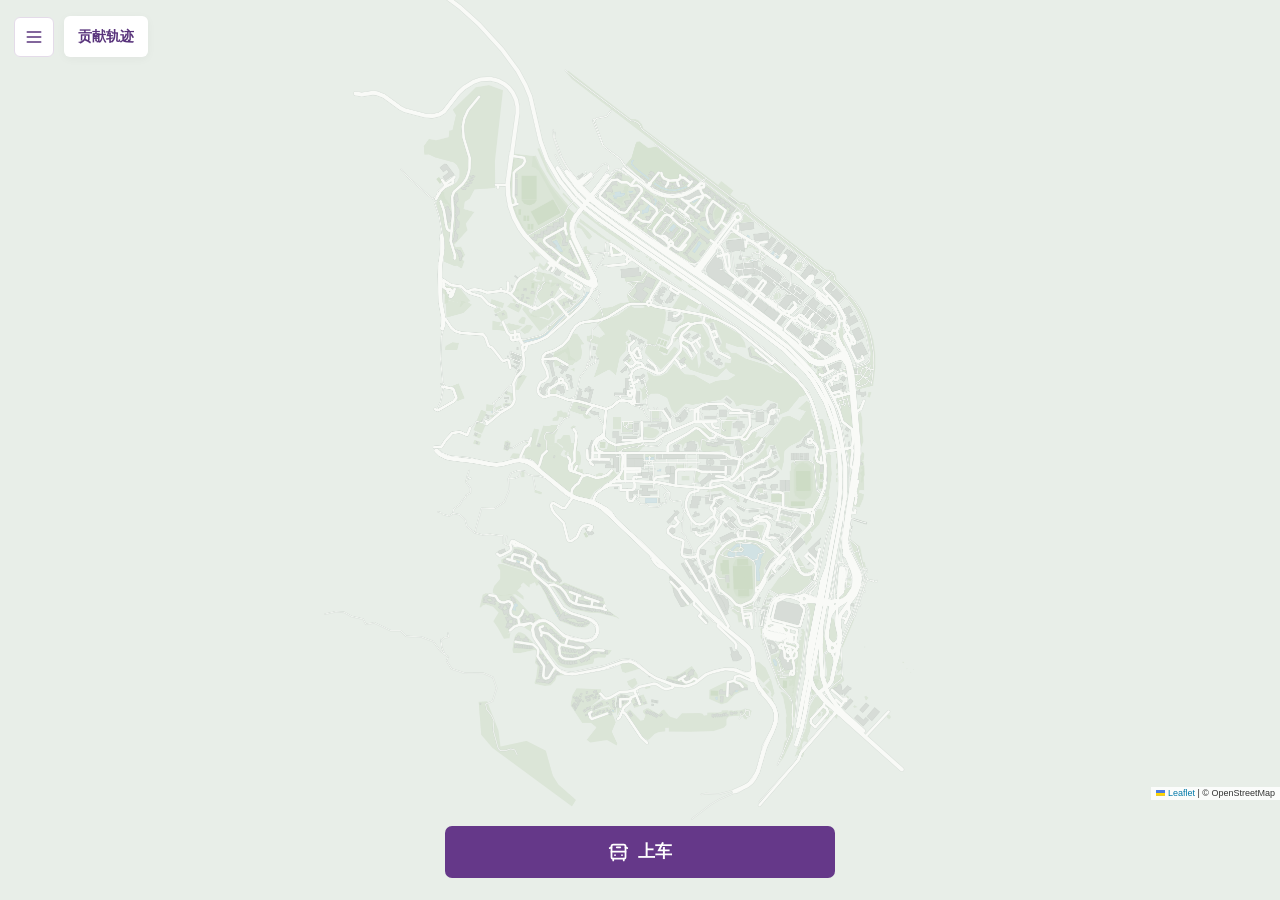
<file: web-gps/index.html>
<!doctype html>
<html lang="zh-CN">
<head>
  <meta charset="utf-8"><meta name="viewport" content="width=device-width,initial-scale=1,viewport-fit=cover">
  <meta name="referrer" content="no-referrer"><meta name="robots" content="noindex">
  <title>贡献轨迹 · 中大校巴</title>
  <link rel="stylesheet" href="../demos/ui-modes/assets/leaflet.css"><link rel="stylesheet" href="map-style.css">
</head>
<body>
  <main id="map" aria-label="当前采集轨迹地图"></main>
  <header><button id="menu" class="icon" title="菜单" aria-label="打开菜单"><i data-lucide="menu"></i></button><h1>贡献轨迹</h1></header>
  <aside id="recording-badge" class="recording-badge" hidden aria-label="采集状态"><span id="state">尚未开始</span><span id="elapsed">00:00</span><span id="accuracy">—</span><span id="points" hidden>0</span></aside>
  <div class="bottom"><p id="status" role="status" aria-live="polite"></p><button id="action" class="primary"><i data-lucide="bus-front"></i><span>上车</span></button></div>
  <dialog id="menu-dialog" class="side-menu"><nav aria-label="采集菜单"><h2>贡献轨迹</h2><button id="theme" class="menu-item"><i data-lucide="moon"></i><span>浅深色</span></button><button id="open-queue" class="menu-item"><i data-lucide="cloud-upload"></i><span>待上传记录</span></button><button id="privacy" class="menu-item"><i data-lucide="shield-check"></i><span>采集说明</span></button><a class="menu-item" href="../"><i data-lucide="arrow-left"></i><span>返回校园地图</span></a></nav></dialog>
  <dialog id="ride-dialog" class="bottom-sheet" aria-label="选择校巴线路"><h2>选择校巴线路</h2><div id="line-grid" class="line-grid" role="group" aria-label="校巴线路"></div><select id="route" hidden aria-label="所选线路"><option value="">选择线路</option></select><details><summary>方向（可选）</summary><select id="direction" aria-label="方向"><option value="unknown">未确认</option><option value="up">上行</option><option value="down">下行</option></select></details><label class="consent"><input id="consent" type="checkbox"><span>同意采集并上传本次乘车位置到项目腾讯云，用于校巴研究。<button id="ride-privacy" class="text-button" type="button">详情</button></span></label><p class="notice">请保持页面在前台；切出时停止并本地保存。</p><p id="picker-status" role="status"></p><button id="start" class="primary">开始采集</button></dialog>
  <dialog id="queue-dialog" class="bottom-sheet"><h2>待上传记录 <span id="queue-count">0</span></h2><p id="upload-state"></p><div id="queue"></div></dialog>
  <dialog id="privacy-dialog"><h2>位置数据说明</h2><p>只在你按下开始并允许浏览器定位后采集。记录线路、方向、采样时间、经纬度、定位精度和结束原因，不采集姓名、手机号、照片或通讯录。</p><p>结束后由上传函数写入本项目腾讯云的独立网页轨迹集合。原始轨迹不公开，不直接参与模型训练，也不自动获得小程序积分。</p><p>切出页面会停止定位并保存在本机。关闭或刷新页面后不会自动继续采集。上传失败可重试或导出；只有服务器确认完整保存后，才清理本机该条轨迹。清除浏览器数据可能导致未上传记录丢失。</p><form method="dialog"><button class="primary">知道了</button></form></dialog>
  <script src="../demos/ui-modes/assets/lucide.js"></script><script src="../demos/ui-modes/assets/leaflet.js"></script>
  <script src="config.js"></script><script src="core.js"></script><script src="storage.js"></script><script src="transport.js"></script><script src="app.js"></script>
</body>
</html>
</file>
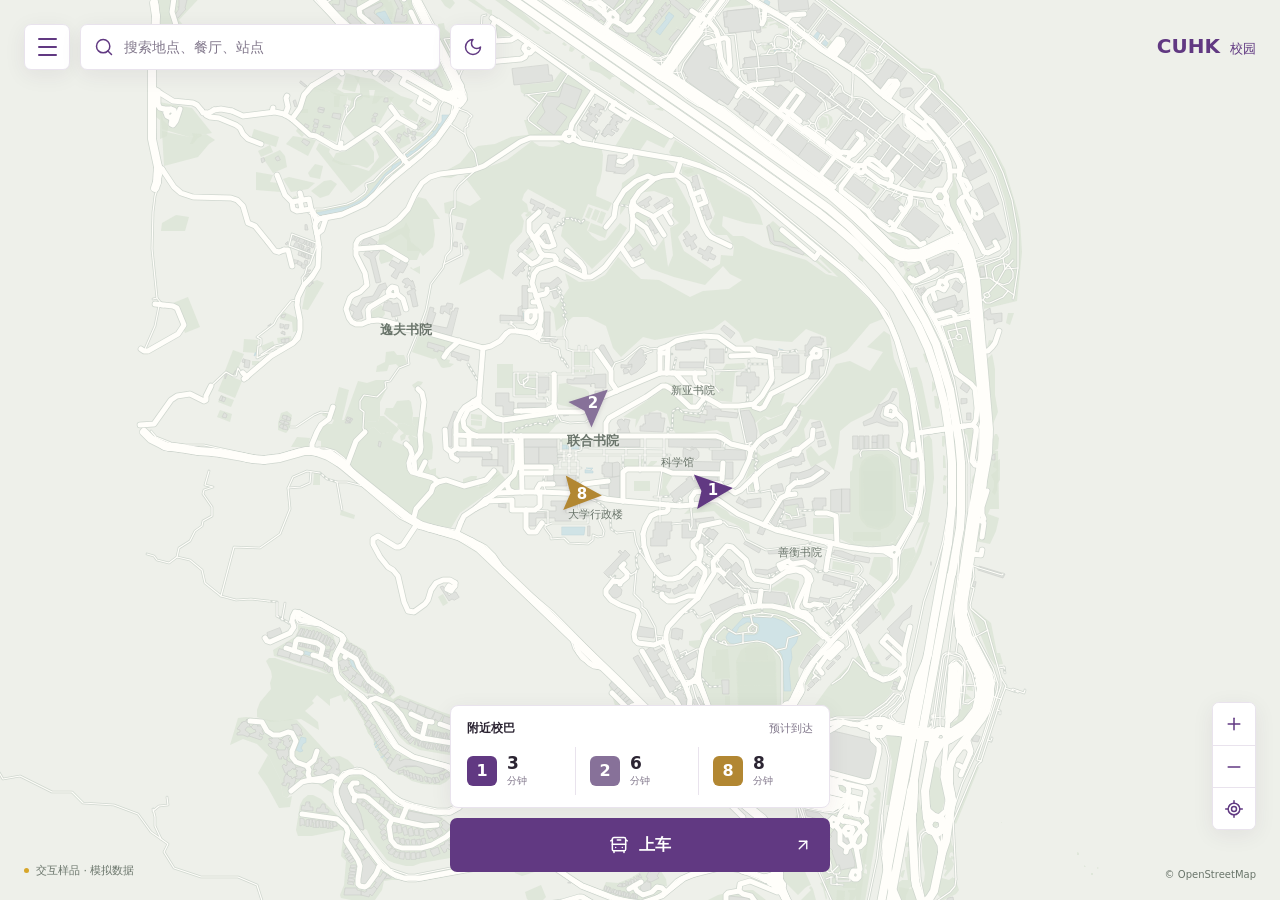
<file: demos/motion-lab/index.html>
<!doctype html>
<html lang="zh-CN" data-theme="light">
<head>
  <meta charset="utf-8">
  <meta name="viewport" content="width=device-width, initial-scale=1, viewport-fit=cover">
  <meta name="color-scheme" content="light dark">
  <title>CUHK 紫金交互样品</title>
  <link rel="icon" href="data:,">
  <link rel="stylesheet" href="../ui-modes/assets/leaflet.css">
  <link rel="stylesheet" href="motion.css">
</head>
<body>
  <main id="app">
    <div id="map" aria-label="香港中文大学校园地图"></div>
    <header class="topbar">
      <button id="menu-button" class="icon-button surface" aria-label="打开侧边栏" aria-expanded="false" title="侧边栏"><span class="menu-lines"><b></b><b></b><b></b></span></button>
      <div class="search-wrap">
        <div class="search-box surface">
          <i data-lucide="search" aria-hidden="true"></i>
          <input id="search" type="search" placeholder="搜索地点、餐厅、站点" aria-label="搜索校园地点" aria-controls="search-panel" aria-expanded="false" autocomplete="off">
          <button id="search-clear" class="clear-button" aria-label="清空搜索" title="清空搜索" hidden><i data-lucide="x"></i></button>
        </div>
        <section id="search-panel" class="search-panel surface" aria-label="搜索结果" hidden>
          <div class="search-tabs" role="group" aria-label="搜索分类">
            <button class="active" data-filter="all" aria-pressed="true">全部</button><button data-filter="dining" aria-pressed="false">餐厅</button><button data-filter="stop" aria-pressed="false">站点</button><button data-filter="building" aria-pressed="false">教学楼</button>
          </div>
          <div id="search-results" aria-live="polite"></div>
        </section>
      </div>
      <button id="theme-button" class="icon-button surface" aria-label="切换深色" title="切换深色"><i data-lucide="moon"></i></button>
      <div class="brand"><strong>CUHK</strong><span>校园</span></div>
    </header>
    <div class="map-tools surface">
      <button class="icon-button" id="zoom-in" title="放大" aria-label="放大"><i data-lucide="plus"></i></button>
      <button class="icon-button" id="zoom-out" title="缩小" aria-label="缩小"><i data-lucide="minus"></i></button>
      <button class="icon-button" id="recenter" title="回到校园" aria-label="回到校园"><i data-lucide="locate-fixed"></i></button>
    </div>
    <div id="dock" class="dock">
      <div class="nearby surface"><div class="nearby-title"><span>附近校巴</span><span class="subtle">预计到达</span></div><div class="bus-shortcuts" id="bus-shortcuts"></div></div>
      <button id="board-button" class="primary pressable"><i data-lucide="bus-front"></i><span>上车</span><i class="trailing" data-lucide="arrow-up-right"></i></button>
    </div>
    <div class="sample-stamp"><span class="sample-dot"></span>交互样品 · 模拟数据</div>
    <a class="attribution" href="https://www.openstreetmap.org/copyright" target="_blank" rel="noreferrer">© OpenStreetMap</a>
    <div id="menu-scrim" class="scrim" hidden></div>
    <aside id="sidebar" class="sidebar" aria-label="侧边栏" aria-hidden="true" inert>
      <div class="side-identity"><strong>CUHK<span>校园</span></strong><button class="icon-button" id="reset" title="重置样品" aria-label="重置样品"><i data-lucide="rotate-ccw"></i></button></div>
      <div class="side-weather"><i data-lucide="sun"></i><div><strong>晴天 <span>27°C</span></strong><p>湿度 60%</p></div></div>
      <div class="theme-switch" role="group" aria-label="配色模式"><span class="theme-indicator"></span><button data-theme-choice="light" aria-pressed="true"><i data-lucide="sun"></i>浅色</button><button data-theme-choice="dark" aria-pressed="false"><i data-lucide="moon"></i>深色</button></div>
      <div class="side-layers" role="group" aria-label="地图图层">
        <button class="layer-button active" data-layer="bus" aria-pressed="true"><i data-lucide="bus-front"></i><span>校巴</span><i class="layer-check" data-lucide="check"></i></button>
        <button class="layer-button" data-layer="stop" aria-pressed="false"><i data-lucide="map-pin"></i><span>站点</span><i class="layer-check" data-lucide="check"></i></button>
        <button class="layer-button" data-layer="dining" aria-pressed="false"><i data-lucide="utensils"></i><span>餐厅</span><i class="layer-check" data-lucide="check"></i></button>
      </div>
      <button id="courses-button" class="side-action"><i data-lucide="calendar-days"></i><span>课程</span><i data-lucide="chevron-right"></i></button>
      <div class="side-bottom"><label class="motion-option"><i data-lucide="sparkles"></i><span>减弱动效</span><input id="reduce-motion" type="checkbox" role="switch"><span class="switch-track"></span></label><div class="side-note">本地演示 · 不采集定位</div></div>
    </aside>
    <div id="sheet-scrim" class="sheet-scrim" hidden></div>
    <section id="sheet" class="sheet surface" role="dialog" aria-modal="true" aria-labelledby="sheet-title" aria-hidden="true" inert>
      <button class="sheet-handle" id="sheet-handle" aria-label="收起详情" title="收起详情"><span></span></button>
      <div id="sheet-content" class="sheet-content"></div>
    </section>
    <div class="toast" id="toast" role="status"><span class="draw-check"><i data-lucide="check"></i></span><span id="toast-text"></span></div>
  </main>
  <script src="../ui-modes/assets/leaflet.js"></script>
  <script src="../ui-modes/assets/lucide.js"></script>
  <script src="../ui-modes/assets/campus.js"></script>
  <script src="route-geometry.js"></script>
  <script src="motion.js"></script>
</body>
</html>
</file>
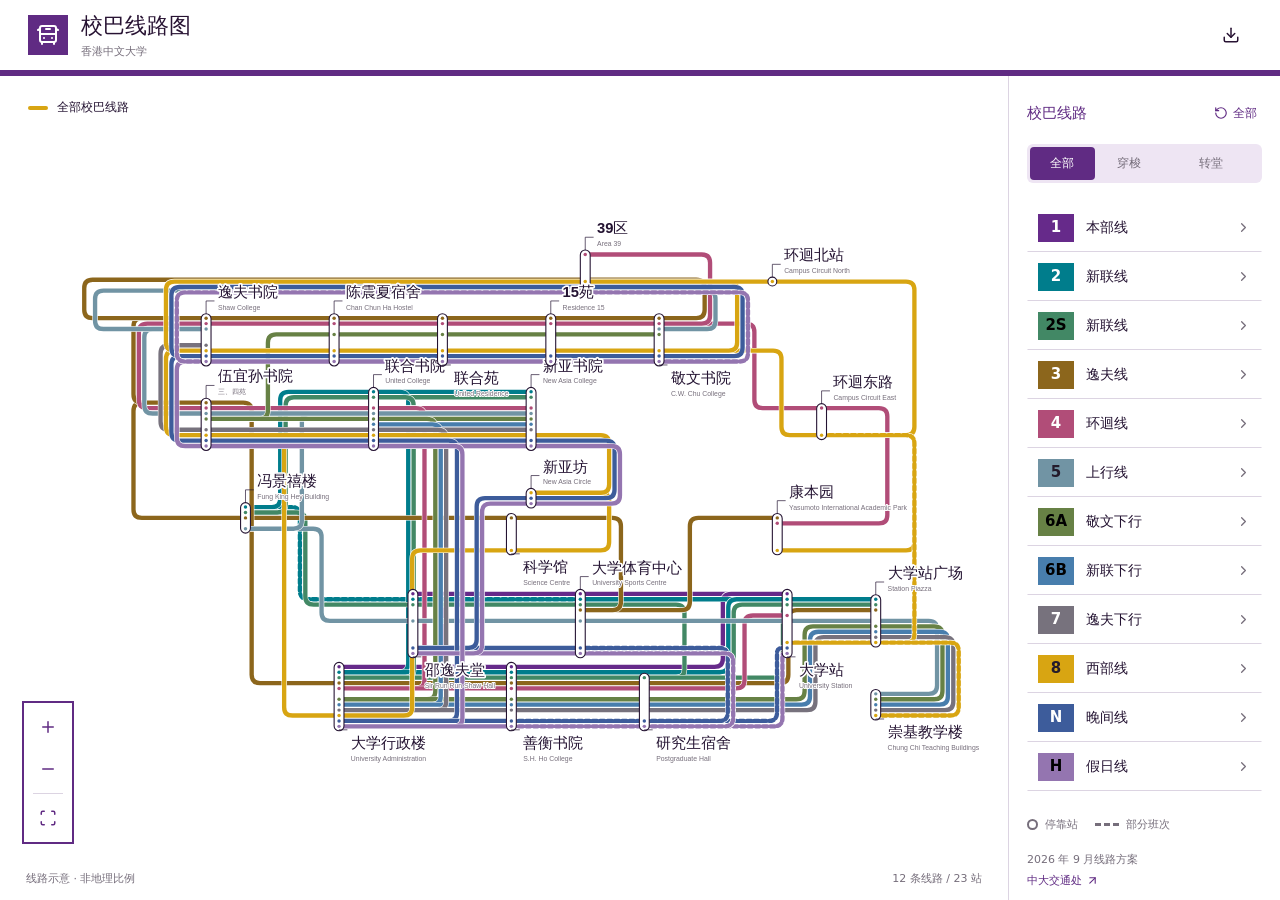
<file: demos/shuttle-atlas/index.html>
<!doctype html>
<html lang="zh-CN">
<head>
  <meta charset="utf-8">
  <meta name="viewport" content="width=device-width, initial-scale=1, viewport-fit=cover">
  <meta name="theme-color" content="#613982">
  <title>中大校巴线路图</title>
  <link rel="stylesheet" href="atlas.css">
  <link rel="stylesheet" href="variants.css?v=a1-selected-1">
  <script defer src="../ui-modes/assets/lucide.js"></script>
  <script defer src="../../data/cuhk_bus_routes.js"></script>
  <script defer src="../../data/transport_route_schemes.js"></script>
  <script defer src="topology.js?v=20261102-all"></script>
  <script defer src="designs.js?v=20261102-all"></script>
  <script defer src="geographic.js?v=20261102-semi-topology-1"></script>
  <script defer src="atlas.js?v=20261102-horizontal-1"></script>
</head>
<body>
  <div class="app">
    <header class="header">
      <div class="identity"><span class="brand-mark" aria-hidden="true"><i data-lucide="bus-front"></i></span><div><h1>校巴线路图</h1><p>香港中文大学</p></div></div>
      <nav class="design-tabs" id="design-tabs" aria-label="样式方案"></nav>
      <div class="header-actions"><a class="icon-button" href="compare.html" aria-label="并排比较四版" data-tooltip="并排比较"><i data-lucide="panels-top-left"></i></a><button class="icon-button" id="export" aria-label="下载线路图" data-tooltip="下载 SVG"><i data-lucide="download"></i></button></div>
    </header>
    <main class="main">
      <section class="map-area" aria-label="校巴总线路图">
        <div class="map-heading"><span class="map-heading-line"></span><span id="map-caption">全部校巴线路</span></div>
        <div id="map" tabindex="0" aria-label="可缩放校巴线路图">
          <svg id="network" xmlns="http://www.w3.org/2000/svg" role="group" aria-label="中大校巴网络"><style id="diagram-style"></style><g id="drawing"></g></svg>
        </div>
        <div class="map-tools" aria-label="地图工具">
          <button class="icon-button" id="zoom-in" aria-label="放大" data-tooltip="放大"><i data-lucide="plus"></i></button>
          <button class="icon-button" id="zoom-out" aria-label="缩小" data-tooltip="缩小"><i data-lucide="minus"></i></button>
          <span class="tool-divider"></span>
          <button class="icon-button" id="fit" aria-label="查看全图" data-tooltip="查看全图"><i data-lucide="scan"></i></button>
        </div>
        <div class="map-footer"><span>线路示意 · 非地理比例</span><span id="map-count"></span></div>
      </section>
      <aside class="sidebar">
        <div class="sidebar-head"><h2>校巴线路</h2><button id="reset" class="reset-button" aria-label="显示全部线路"><i data-lucide="rotate-ccw"></i><span>全部</span></button></div>
        <nav class="service-tabs" aria-label="服务类别"><button data-group="all" aria-pressed="true">全部</button><button data-group="shuttle" aria-pressed="false">穿梭</button><button data-group="meet" aria-pressed="false">转堂</button></nav>
        <nav class="route-list" id="route-list" aria-label="选择线路"></nav>
        <section id="detail" class="detail" aria-live="polite" hidden></section>
        <div class="sidebar-bottom"><div class="key"><span class="key-station"></span><span>停靠站</span><span class="key-conditional"></span><span>部分班次</span></div><p>2026 年 9 月线路方案</p><a href="https://transport.cuhk.edu.hk/" target="_blank" rel="noopener">中大交通处<i data-lucide="arrow-up-right"></i></a></div>
      </aside>
    </main>
  </div>
</body>
</html>
</file>
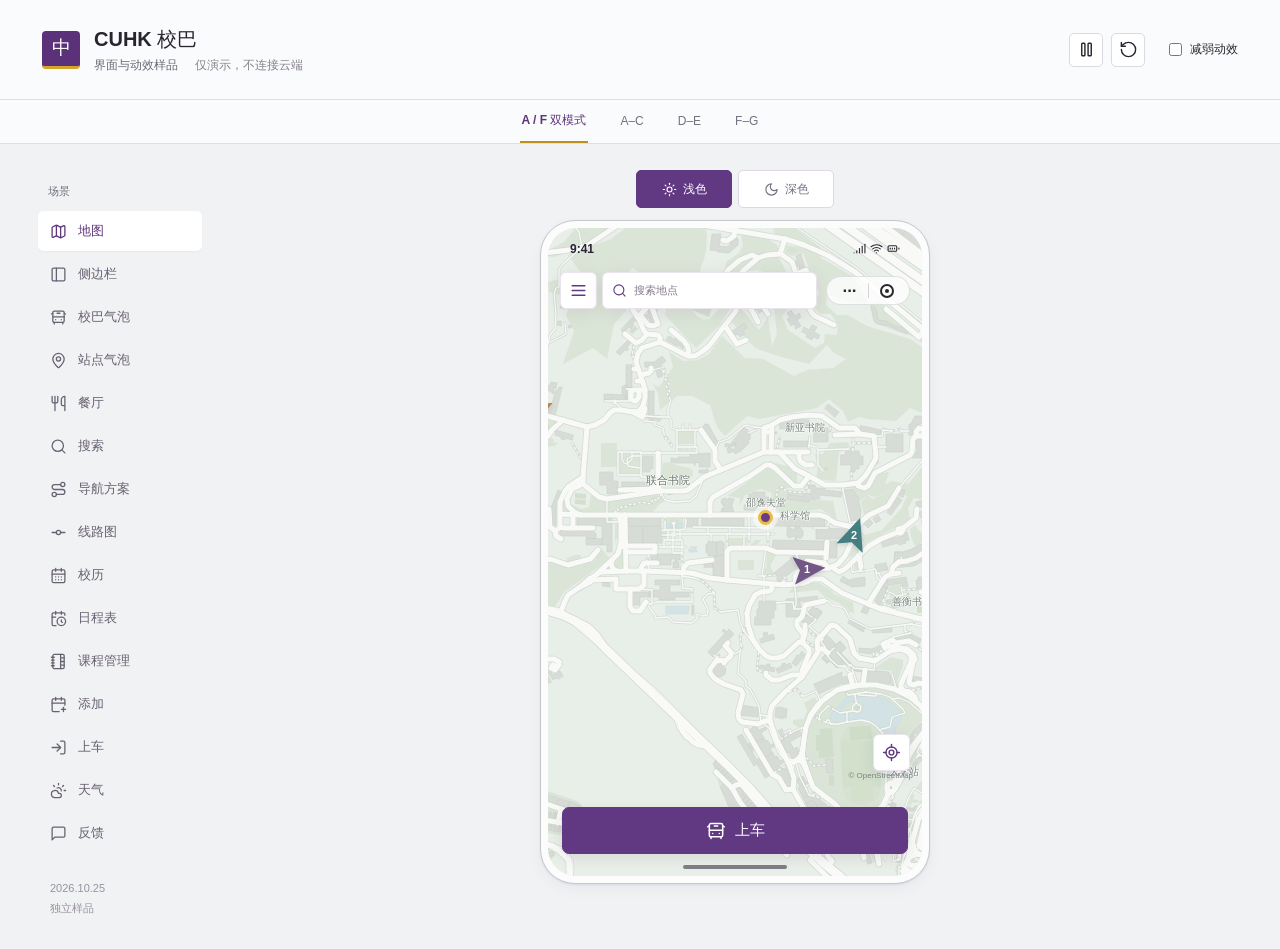
<file: demos/ui-modes/index.html>
<!doctype html>
<html lang="zh-CN">
  <head>
    <meta charset="utf-8" />
    <meta
      name="viewport"
      content="width=device-width,initial-scale=1,viewport-fit=cover"
    />
    <meta name="color-scheme" content="light" />
    <title>CUHK 校巴 · UI 与动效样品</title>
    <link rel="icon" href="data:," />
    <link rel="stylesheet" href="assets/leaflet.css" />
    <link rel="stylesheet" href="sample.css" />
    <link rel="stylesheet" href="variants.css" />
  </head>
  <body>
    <header class="studio-header">
      <div class="studio-name">
        <span class="identity-mark">中</span>
        <div>
          <h1>CUHK 校巴</h1>
          <p>界面与动效样品 <span>仅演示，不连接云端</span></p>
        </div>
      </div>
      <div class="studio-tools">
        <button
          class="studio-icon"
          id="motion-toggle"
          title="暂停动效"
          aria-label="暂停动效"
        >
          <i data-lucide="pause"></i>
        </button>
        <button
          class="studio-icon"
          id="reset"
          title="重置样品"
          aria-label="重置样品"
        >
          <i data-lucide="rotate-ccw"></i>
        </button>
        <label class="motion-setting"
          ><input type="checkbox" id="reduce-motion" />减弱动效</label
        >
      </div>
    </header>
    <nav class="edition-nav" aria-label="样品组"></nav>
    <main class="studio-layout">
      <aside class="scene-nav" aria-label="样品场景">
        <div class="nav-label">场景</div>
        <div id="scene-options"></div>
        <div class="studio-meta">2026.10.25<br />独立样品</div>
      </aside>
      <section class="comparison" aria-label="界面方案对比">
        <div class="mobile-variants" role="tablist" aria-label="界面方案"></div>
        <div class="phones" id="phones"></div>
      </section>
    </main>
    <script src="assets/leaflet.js"></script>
    <script src="assets/lucide.js"></script>
    <script src="assets/campus.js"></script>
    <script src="sample.js"></script>
  </body>
</html>
</file>
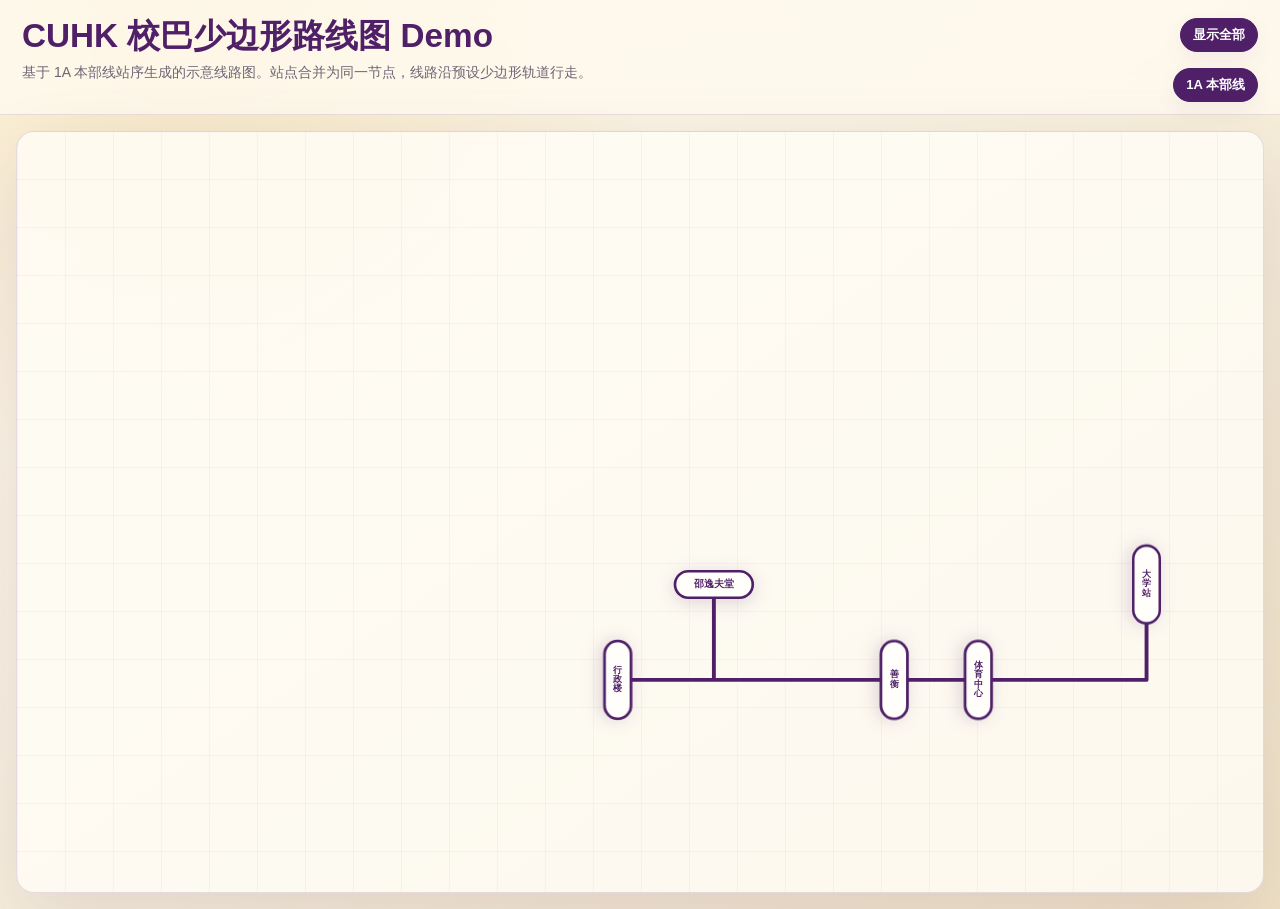
<file: route_diagram.html>
<!doctype html>
<html lang="zh-Hans">
<head>
  <meta charset="utf-8">
  <meta name="viewport" content="width=device-width, initial-scale=1">
  <title>CUHK 校巴少边形路线图 Demo</title>
  <style>
    :root {
      color-scheme: light;
      --cuhk-purple: #4f2068;
      --cuhk-purple-2: #6f3fa0;
      --cuhk-gold: #d7a82f;
      --ink: #241331;
      --muted: #6f6475;
      --paper: #fffaf0;
      --panel: rgba(255, 255, 255, 0.92);
      --line-bg: #f5ead4;
      --border: rgba(79, 32, 104, 0.16);
      font-family: -apple-system, BlinkMacSystemFont, "Segoe UI", "PingFang SC", "Hiragino Sans GB", "Microsoft YaHei", sans-serif;
    }

    * {
      box-sizing: border-box;
    }

    body {
      margin: 0;
      min-height: 100vh;
      color: var(--ink);
      background:
        radial-gradient(circle at 14% 0%, rgba(215, 168, 47, 0.2), transparent 34%),
        linear-gradient(145deg, #fff8e9 0%, #f8f1df 42%, #efe2c4 100%);
    }

    .app {
      min-height: 100vh;
      display: grid;
      grid-template-rows: auto minmax(0, 1fr);
    }

    .topbar {
      display: grid;
      grid-template-columns: minmax(240px, 1fr) auto;
      gap: 18px;
      align-items: start;
      padding: 18px 22px 12px;
      border-bottom: 1px solid rgba(79, 32, 104, 0.12);
      background: rgba(255, 250, 240, 0.82);
      backdrop-filter: blur(16px);
    }

    .title-block h1 {
      margin: 0;
      font-size: clamp(20px, 2.6vw, 34px);
      line-height: 1.08;
      letter-spacing: 0;
      color: var(--cuhk-purple);
    }

    .title-block p {
      margin: 8px 0 0;
      max-width: 780px;
      color: var(--muted);
      font-size: 14px;
      line-height: 1.55;
    }

    .toolbar {
      display: flex;
      flex-wrap: wrap;
      justify-content: flex-end;
      gap: 8px;
      max-width: 720px;
    }

    .toolbar-break {
      flex-basis: 100%;
      height: 0;
    }

    button {
      appearance: none;
      border: 1px solid var(--border);
      background: #fff;
      color: var(--cuhk-purple);
      border-radius: 999px;
      min-height: 34px;
      padding: 7px 12px;
      font: inherit;
      font-size: 13px;
      font-weight: 700;
      cursor: pointer;
      box-shadow: 0 8px 22px rgba(79, 32, 104, 0.06);
      transition: transform 0.16s ease, border-color 0.16s ease, background 0.16s ease, color 0.16s ease;
    }

    button:hover {
      transform: translateY(-1px);
      border-color: rgba(79, 32, 104, 0.3);
    }

    button.is-active {
      background: var(--route-color, var(--cuhk-purple));
      border-color: var(--route-color, var(--cuhk-purple));
      color: var(--route-text, #fff);
    }

    button.is-focused {
      box-shadow:
        0 0 0 3px rgba(215, 168, 47, 0.28),
        0 10px 28px rgba(79, 32, 104, 0.12);
    }

    .control-button {
      background: var(--cuhk-purple);
      border-color: var(--cuhk-purple);
      color: #fff;
    }

    .control-button.is-secondary {
      background: #fff;
      border-color: rgba(79, 32, 104, 0.18);
      color: var(--cuhk-purple);
    }

    .control-button.is-secondary.is-active {
      background: var(--cuhk-purple);
      border-color: var(--cuhk-purple);
      color: #fff;
    }

    .diagram-shell {
      position: relative;
      min-height: 0;
      padding: 16px;
    }

    .diagram-card {
      position: relative;
      min-height: calc(100vh - 138px);
      border: 1px solid rgba(79, 32, 104, 0.14);
      border-radius: 18px;
      overflow: hidden;
      background:
        linear-gradient(90deg, rgba(79, 32, 104, 0.04) 1px, transparent 1px),
        linear-gradient(0deg, rgba(79, 32, 104, 0.04) 1px, transparent 1px),
        rgba(255, 253, 247, 0.82);
      background-size: 48px 48px;
      box-shadow: 0 28px 80px rgba(79, 32, 104, 0.12);
    }

    svg {
      display: block;
      width: 100%;
      height: calc(100vh - 140px);
      min-height: 680px;
    }

    .route-halo {
      stroke: rgba(255, 250, 240, 0.86);
      stroke-width: 7.8;
      stroke-linecap: round;
      stroke-linejoin: round;
      pointer-events: none;
    }

    .route-line {
      stroke-width: 4.4;
      stroke-linecap: round;
      stroke-linejoin: round;
      cursor: pointer;
      transition: opacity 0.16s ease, stroke-width 0.16s ease;
    }

    .route-line:hover,
    .route-line.is-focused {
      stroke-width: 7;
    }

    .route-hit {
      fill: none;
      stroke: transparent;
      stroke-width: 18;
      stroke-linecap: round;
      stroke-linejoin: round;
      cursor: pointer;
      pointer-events: stroke;
    }

    .route-line.is-muted,
    .route-halo.is-muted,
    .route-hit.is-muted {
      opacity: 0.16;
    }

    .station-hit {
      fill: transparent;
      stroke: transparent;
      cursor: pointer;
    }

    .station-ring {
      fill: #fffefa;
      stroke: var(--cuhk-purple);
      stroke-width: 3;
      filter: drop-shadow(0 4px 10px rgba(79, 32, 104, 0.18));
      transition: width 0.16s ease, height 0.16s ease, stroke 0.16s ease, fill 0.16s ease;
    }

    .station-node.is-hub .station-ring {
      stroke-width: 4;
    }

    .station-node.is-selected .station-ring {
      fill: #fff5c8;
      stroke: var(--cuhk-gold);
    }

    .station-node.is-muted {
      opacity: 0.2;
    }

    .station-label {
      fill: var(--cuhk-purple);
      font-size: 11px;
      font-weight: 800;
      letter-spacing: 0;
      pointer-events: none;
    }

    .station-label.is-small {
      font-size: 10px;
      font-weight: 800;
    }

    .station-label.is-vertical {
      font-size: 10px;
    }

    .station-label.is-vertical.is-small {
      font-size: 9px;
    }

    .panel {
      position: absolute;
      left: 20px;
      bottom: 20px;
      width: min(420px, calc(100% - 40px));
      border: 1px solid rgba(79, 32, 104, 0.16);
      border-radius: 16px;
      background: var(--panel);
      backdrop-filter: blur(18px);
      box-shadow: 0 18px 48px rgba(79, 32, 104, 0.16);
      padding: 16px;
    }

    .panel-title {
      margin: 0;
      color: var(--cuhk-purple);
      font-size: 18px;
      line-height: 1.2;
    }

    .panel-body {
      margin: 8px 0 0;
      color: var(--muted);
      font-size: 13px;
      line-height: 1.5;
    }

    .route-chip-row {
      display: flex;
      flex-wrap: wrap;
      gap: 7px;
      margin-top: 12px;
    }

    .route-chip {
      display: inline-flex;
      align-items: center;
      gap: 6px;
      border-radius: 999px;
      padding: 6px 9px;
      background: #fff;
      border: 1px solid rgba(79, 32, 104, 0.12);
      color: var(--ink);
      font-size: 12px;
      font-weight: 800;
    }

    .route-chip::before {
      content: "";
      width: 10px;
      height: 10px;
      border-radius: 999px;
      background: var(--route-color);
      box-shadow: inset 0 0 0 1px rgba(0, 0, 0, 0.08);
    }

    .stats {
      position: absolute;
      right: 18px;
      top: 18px;
      display: none;
      gap: 8px;
      flex-wrap: wrap;
      justify-content: flex-end;
      max-width: min(420px, calc(100% - 40px));
      pointer-events: none;
    }

    .stat-pill {
      border: 1px solid rgba(79, 32, 104, 0.14);
      border-radius: 999px;
      background: rgba(255, 255, 255, 0.72);
      color: var(--muted);
      padding: 5px 8px;
      font-size: 11px;
      font-weight: 700;
      backdrop-filter: blur(12px);
    }

    @media (max-width: 840px) {
      .app {
        grid-template-rows: auto minmax(0, 1fr);
      }

      .topbar {
        grid-template-columns: 1fr;
        gap: 10px;
        padding: 10px 10px 8px;
      }

      .title-block h1 {
        font-size: 18px;
      }

      .title-block p {
        display: none;
      }

      .toolbar {
        flex-wrap: nowrap;
        justify-content: flex-start;
        max-width: 100%;
        overflow-x: auto;
        padding-bottom: 2px;
        scrollbar-width: none;
      }

      .toolbar::-webkit-scrollbar {
        display: none;
      }

      .toolbar-break {
        display: none;
      }

      button {
        flex: 0 0 auto;
        min-height: 32px;
        padding: 6px 10px;
        font-size: 12px;
      }

      .diagram-shell {
        padding: 8px;
      }

      .diagram-card {
        min-height: calc(100vh - 92px);
        border-radius: 14px;
      }

      svg {
        height: calc(100vh - 92px);
        min-height: 560px;
      }

      .panel {
        left: 10px;
        right: 10px;
        bottom: 10px;
        width: auto;
        padding: 12px;
      }

      .panel-title {
        font-size: 15px;
      }

      .panel-body {
        font-size: 12px;
        line-height: 1.38;
      }

      .route-chip-row {
        max-height: 74px;
        overflow-y: auto;
      }

      .stats {
        display: none;
      }
    }
  </style>
</head>
<body>
  <div class="app">
    <header class="topbar">
      <div class="title-block">
        <h1>CUHK 校巴少边形路线图 Demo</h1>
        <p>基于 1A 本部线站序生成的示意线路图。站点合并为同一节点，线路沿预设少边形轨道行走。</p>
      </div>
      <div class="toolbar" id="routeToolbar" aria-label="线路显示开关"></div>
    </header>

    <main class="diagram-shell">
      <section class="diagram-card">
        <svg id="diagram" viewBox="0 0 1200 860" role="img" aria-label="CUHK 校巴少边形路线图"></svg>
        <div class="stats" id="stats"></div>
      </section>
    </main>
  </div>

  <script src="data/cuhk_bus_routes.js"></script>
  <script>
    const DATA = window.CUHK_BUS_DATA;
    const SVG_NS = "http://www.w3.org/2000/svg";
    const ROUTE_SPACING = 8;
    const ROUTE_STROKE = 5.25;
    const ROUTE_LANE_SPACING = 5.8;
    const LAYOUT_CENTER = [670, 440];
    const LAYOUT_SCALE_X = 1.36;
    const LAYOUT_SCALE_Y = 1.2;
    const STATION_PILL_WIDTH = 88;
    const STATION_PILL_HEIGHT = 30;
    const STATION_APPROACH_STUB = STATION_PILL_HEIGHT / 2;
    const ROUTE_COLOR_OVERRIDES = {
      "1A": "#4F2068",
      "1B": "#72469A",
      "2": "#9364A5",
      "3": "#B06A79",
      "4": "#2F7F88",
      "8": "#B56545",
      "N": "#364D7D",
      "H": "#6F7E35",
      "5": "#C5922E",
      "6A": "#D5A62F",
      "6B": "#E4B955",
      "7": "#5A558D"
    };

    const POSITIONS = {
      university_station: [1040, 500],
      university_station_piazza: [900, 760],
      yasumoto: [980, 700],
      chung_chi_teaching: [800, 760],
      wong_foo_yuan: [930, 700],
      chung_chi_staff_quarters: [840, 700],
      teaching_research_1: [720, 700],
      ho_tim: [900, 700],
      university_sports_centre: [900, 590],
      postgraduate_hostel: [800, 120],
      campus_circuit_east: [1040, 120],
      sh_ho: [830, 590],
      university_admin: [600, 590],
      engineering: [760, 590],
      university_health: [680, 590],
      shaw_hall: [680, 500],
      science_centre: [760, 500],
      university_library: [620, 500],
      fung_king_hey: [560, 500],
      united_college: [500, 500],
      new_asia: [500, 440],
      residences_3_4: [460, 590],
      lee_woo_sing: [820, 320],
      chan_chun_ha_hostel: [420, 320],
      shaw_college: [330, 200],
      united_residence: [520, 320],
      residence_15: [620, 320],
      residence_10_11: [720, 320],
      cw_chu: [520, 120],
      area_39: [360, 120]
    };

    const WAYPOINTS = {
      _station_south_spine: [1040, 620],
      _east_lower_junction: [1040, 590],
      _piazza_lower_junction: [900, 590],
      _lower_central_junction: [680, 590],
      _east_south_junction: [1040, 700],
      _sports_shaw_corner: [680, 590],
      _sports_science_corner: [900, 500],
      _sports_pg_corner: [1040, 590],
      _piazza_sports_corner: [900, 590],
      _pg_shho_corner: [1040, 590],
      _shho_station_corner: [1040, 590],
      _shho_piazza_corner: [900, 590],
      _cc_sports_corner: [800, 590],
      _yasumoto_station_corner: [1040, 700],
      _yasumoto_sports_corner: [980, 590],
      _yasumoto_east_corner: [1040, 700],
      _east_top_corner: [1040, 120],
      _cw_res15_corner: [620, 120],
      _res15_ur_corner: [520, 320],
      _ur_chan_corner: [420, 320],
      _chan_shaw_entry: [420, 200],
      _chan_shaw_corner: [330, 220],
      _shaw_area_corner: [330, 120],
      _chan_res34_corner: [420, 590],
      _shaw_res34_corner: [330, 590],
      _res34_united_corner: [460, 500],
      _res34_newasia_corner: [460, 440],
      _res34_admin_corner: [460, 590],
      _res34_lee_corner: [820, 590],
      _united_admin_corner: [500, 590],
      _newasia_admin_corner: [500, 590],
      _newasia_shaw_corner: [680, 440],
      _science_newasia_corner: [760, 440],
      _central_track: [680, 500],
      _admin_science_corner: [600, 500],
      _shaw_admin_corner: [680, 590],
      _health_shaw_corner: [680, 500],
      _lee_ur_corner: [820, 320],
      _teaching_health_corner: [720, 590],
      _teaching_staff_corner: [840, 700],
      _wong_station_corner: [1040, 700]
    };

    expandLayout(POSITIONS);
    expandLayout(WAYPOINTS);

    const POINTS = {
      ...POSITIONS,
      ...WAYPOINTS
    };

    const DIAGRAM_PATHS = new Map([
      path("university_station", "university_sports_centre", ["university_station", "_east_lower_junction", "_yasumoto_sports_corner", "university_sports_centre"]),
      path("university_sports_centre", "shaw_hall", ["university_sports_centre", "_cc_sports_corner", "_lower_central_junction", "shaw_hall"]),
      path("university_sports_centre", "science_centre", ["university_sports_centre", "_sports_science_corner", "science_centre"]),
      path("university_station_piazza", "university_sports_centre", ["university_station_piazza", "_piazza_lower_junction", "university_sports_centre"]),
      path("postgraduate_hostel", "university_sports_centre", ["postgraduate_hostel", "_east_top_corner", "_east_lower_junction", "_yasumoto_sports_corner", "university_sports_centre"]),
      path("postgraduate_hostel", "university_station", ["postgraduate_hostel", "_east_top_corner", "university_station"]),
      path("sh_ho", "postgraduate_hostel", ["sh_ho", "_yasumoto_sports_corner", "_east_lower_junction", "_east_top_corner", "postgraduate_hostel"]),
      path("sh_ho", "university_station", ["sh_ho", "_yasumoto_sports_corner", "_east_lower_junction", "university_station"]),
      path("sh_ho", "university_station_piazza", ["sh_ho", "_piazza_lower_junction", "university_station_piazza"]),
      path("university_station_piazza", "chung_chi_teaching", ["university_station_piazza", "chung_chi_teaching"]),
      path("university_station", "yasumoto", ["university_station", "_east_south_junction", "yasumoto"]),
      path("yasumoto", "university_sports_centre", ["yasumoto", "_yasumoto_sports_corner", "university_sports_centre"]),
      path("chung_chi_teaching", "university_sports_centre", ["chung_chi_teaching", "_cc_sports_corner", "university_sports_centre"]),
      path("yasumoto", "campus_circuit_east", ["yasumoto", "_east_south_junction", "campus_circuit_east"]),
      path("campus_circuit_east", "university_station", ["campus_circuit_east", "university_station"]),
      path("campus_circuit_east", "cw_chu", ["campus_circuit_east", "_east_top_corner", "_cw_res15_corner", "cw_chu"]),
      path("area_39", "cw_chu", ["area_39", "cw_chu"]),
      path("cw_chu", "residence_15", ["cw_chu", "_cw_res15_corner", "residence_15"]),
      path("cw_chu", "united_residence", ["cw_chu", "united_residence"]),
      path("residence_15", "united_residence", ["residence_15", "united_residence"]),
      path("residence_15", "residence_10_11", ["residence_15", "residence_10_11"]),
      path("cw_chu", "residence_10_11", ["cw_chu", "_cw_res15_corner", "residence_15", "residence_10_11"]),
      path("united_residence", "chan_chun_ha_hostel", ["united_residence", "chan_chun_ha_hostel"]),
      path("chan_chun_ha_hostel", "shaw_college", ["chan_chun_ha_hostel", "_chan_shaw_entry", "shaw_college"]),
      path("chan_chun_ha_hostel", "residences_3_4", ["chan_chun_ha_hostel", "_chan_res34_corner", "residences_3_4"]),
      path("shaw_college", "residences_3_4", ["shaw_college", "_chan_shaw_corner", "_shaw_res34_corner", "residences_3_4"]),
      path("shaw_college", "area_39", ["shaw_college", "_shaw_area_corner", "area_39"]),
      path("shaw_college", "cw_chu", ["shaw_college", "_shaw_area_corner", "area_39", "cw_chu"]),
      path("residences_3_4", "new_asia", ["residences_3_4", "_res34_newasia_corner", "new_asia"]),
      path("residences_3_4", "united_college", ["residences_3_4", "_res34_united_corner", "united_college"]),
      path("residences_3_4", "university_admin", ["residences_3_4", "university_admin"]),
      path("residences_3_4", "lee_woo_sing", ["residences_3_4", "_res34_lee_corner", "lee_woo_sing"]),
      path("lee_woo_sing", "united_residence", ["lee_woo_sing", "united_residence"]),
      path("new_asia", "united_college", ["new_asia", "united_college"]),
      path("united_college", "university_admin", ["united_college", "_united_admin_corner", "university_admin"]),
      path("new_asia", "university_admin", ["new_asia", "_newasia_admin_corner", "university_admin"]),
      path("shaw_hall", "new_asia", ["shaw_hall", "_newasia_shaw_corner", "new_asia"]),
      path("science_centre", "new_asia", ["science_centre", "_science_newasia_corner", "new_asia"]),
      path("shaw_hall", "fung_king_hey", ["shaw_hall", "fung_king_hey"]),
      path("shaw_hall", "university_admin", ["shaw_hall", "_lower_central_junction", "university_admin"]),
      path("science_centre", "fung_king_hey", ["science_centre", "fung_king_hey"]),
      path("fung_king_hey", "residences_3_4", ["fung_king_hey", "_res34_united_corner", "residences_3_4"]),
      path("shaw_hall", "university_library", ["shaw_hall", "university_library"]),
      path("university_library", "fung_king_hey", ["university_library", "fung_king_hey"]),
      path("fung_king_hey", "united_college", ["fung_king_hey", "united_college"]),
      path("university_admin", "science_centre", ["university_admin", "_admin_science_corner", "science_centre"]),
      path("university_admin", "sh_ho", ["university_admin", "sh_ho"]),
      path("university_admin", "university_health", ["university_admin", "university_health"]),
      path("university_health", "shaw_hall", ["university_health", "_health_shaw_corner", "shaw_hall"]),
      path("university_health", "engineering", ["university_health", "engineering"]),
      path("teaching_research_1", "university_health", ["teaching_research_1", "_teaching_health_corner", "university_health"]),
      path("engineering", "teaching_research_1", ["engineering", "_teaching_health_corner", "teaching_research_1"]),
      path("teaching_research_1", "chung_chi_staff_quarters", ["teaching_research_1", "_teaching_staff_corner", "chung_chi_staff_quarters"]),
      path("chung_chi_staff_quarters", "ho_tim", ["chung_chi_staff_quarters", "ho_tim"]),
      path("ho_tim", "yasumoto", ["ho_tim", "yasumoto"]),
      path("university_station", "wong_foo_yuan", ["university_station", "_east_south_junction", "wong_foo_yuan"]),
      path("wong_foo_yuan", "chung_chi_staff_quarters", ["wong_foo_yuan", "chung_chi_staff_quarters"])
    ]);

    const LABELS = {
      university_station: "大学站",
      university_station_piazza: "大学站广场",
      yasumoto: "康本园",
      chung_chi_teaching: "崇基教学楼",
      wong_foo_yuan: "王福元楼",
      chung_chi_staff_quarters: "崇基C/D座",
      teaching_research_1: "教研一座",
      ho_tim: "何添楼",
      university_sports_centre: "大学体育中心",
      postgraduate_hostel: "研究生宿舍",
      campus_circuit_east: "环迴东路",
      sh_ho: "善衡书院",
      university_admin: "大学行政楼",
      engineering: "工程学大楼",
      university_health: "保健处",
      shaw_hall: "邵逸夫堂",
      science_centre: "科学馆",
      university_library: "图书馆/文物馆",
      fung_king_hey: "冯景禧楼",
      united_college: "联合书院",
      new_asia: "新亚书院",
      residences_3_4: "伍宜孙",
      lee_woo_sing: "和声书院",
      chan_chun_ha_hostel: "陈震夏宿舍",
      shaw_college: "逸夫书院",
      united_residence: "联合苑",
      residence_15: "15苑",
      residence_10_11: "10/11苑",
      cw_chu: "敬文书院",
      area_39: "39区"
    };

    const SHORT_LABELS = {
      university_station: "大学站",
      university_station_piazza: "站前广场",
      yasumoto: "康本园",
      chung_chi_teaching: "崇基教学",
      wong_foo_yuan: "王福元",
      chung_chi_staff_quarters: "崇基C/D",
      teaching_research_1: "教研一",
      ho_tim: "何添楼",
      university_sports_centre: "体育中心",
      postgraduate_hostel: "研宿",
      campus_circuit_east: "环迴东",
      sh_ho: "善衡",
      university_admin: "行政楼",
      engineering: "工程楼",
      university_health: "保健处",
      shaw_hall: "邵逸夫堂",
      science_centre: "科学馆",
      university_library: "图书馆",
      fung_king_hey: "冯景禧",
      united_college: "联合",
      new_asia: "新亚",
      residences_3_4: "伍宜孙",
      lee_woo_sing: "和声",
      chan_chun_ha_hostel: "陈震夏",
      shaw_college: "逸夫",
      united_residence: "联合苑",
      residence_15: "15苑",
      residence_10_11: "10/11苑",
      cw_chu: "敬文",
      area_39: "39区"
    };

    const STATION_ORIENTATION_OVERRIDES = {
      university_station: "vertical",
      lee_woo_sing: "vertical"
    };

    const LABEL_OFFSETS = {
      university_station: [18, 18, "start"],
      university_station_piazza: [0, 26, "middle"],
      yasumoto: [18, -8, "start"],
      chung_chi_teaching: [0, 26, "middle"],
      wong_foo_yuan: [16, 0, "start"],
      chung_chi_staff_quarters: [-16, 0, "end"],
      teaching_research_1: [-14, 20, "end"],
      ho_tim: [12, -16, "start"],
      university_sports_centre: [18, 0, "start"],
      postgraduate_hostel: [18, 0, "start"],
      campus_circuit_east: [20, 0, "start"],
      sh_ho: [16, 20, "start"],
      university_admin: [-18, 20, "end"],
      engineering: [0, 25, "middle"],
      university_health: [0, 24, "middle"],
      shaw_hall: [0, -20, "middle"],
      science_centre: [0, -20, "middle"],
      university_library: [-14, -18, "end"],
      fung_king_hey: [-18, 0, "end"],
      united_college: [-18, 6, "end"],
      new_asia: [0, -22, "middle"],
      residences_3_4: [-16, 18, "end"],
      lee_woo_sing: [-16, 0, "end"],
      chan_chun_ha_hostel: [-16, 0, "end"],
      shaw_college: [-12, -18, "end"],
      united_residence: [-16, -12, "end"],
      residence_15: [0, -22, "middle"],
      residence_10_11: [14, -14, "start"],
      cw_chu: [0, -22, "middle"],
      area_39: [-12, -16, "end"]
    };

    const routes = DATA.routes.filter((route) => route.id === "1A");
    const stops = DATA.stops;
    const activeRoutes = new Set(routes.map((route) => route.id));
    let selectedStopId = null;
    let focusedRouteId = null;

    const diagram = document.getElementById("diagram");
    const routeToolbar = document.getElementById("routeToolbar");
    const infoTitle = document.getElementById("infoTitle");
    const infoBody = document.getElementById("infoBody");
    const infoChips = document.getElementById("infoChips");
    const stats = document.getElementById("stats");
    const stationConnectorDirectionCache = new Map();

    init();

    function init() {
      ensurePositions();
      renderToolbar();
      renderDiagram();
      renderInfoPanel();
      renderStats();
    }

    function expandLayout(pointMap) {
      Object.keys(pointMap).forEach((id) => {
        pointMap[id] = expandPoint(pointMap[id]);
      });
    }

    function expandPoint(coord) {
      return [
        LAYOUT_CENTER[0] + (coord[0] - LAYOUT_CENTER[0]) * LAYOUT_SCALE_X,
        LAYOUT_CENTER[1] + (coord[1] - LAYOUT_CENTER[1]) * LAYOUT_SCALE_Y
      ];
    }

    function ensurePositions() {
      const missing = new Set();
      routes.forEach((route) => {
        route.stops.forEach((stopId) => {
          if (!POSITIONS[stopId]) missing.add(stopId);
        });
      });
      if (!missing.size) return;

      const coords = [...missing].map((id) => stops[id] && stops[id].coord).filter(Boolean);
      const allCoords = Object.values(stops).map((stop) => stop.coord).filter(Boolean);
      const lonValues = allCoords.map((coord) => coord[0]);
      const latValues = allCoords.map((coord) => coord[1]);
      const minLon = Math.min(...lonValues);
      const maxLon = Math.max(...lonValues);
      const minLat = Math.min(...latValues);
      const maxLat = Math.max(...latValues);
      coords.forEach((coord, index) => {
        const id = [...missing][index];
        const x = 180 + ((coord[0] - minLon) / (maxLon - minLon || 1)) * 840;
        const y = 760 - ((coord[1] - minLat) / (maxLat - minLat || 1)) * 650;
        POSITIONS[id] = expandPoint([Math.round(x / 24) * 24, Math.round(y / 24) * 24]);
        POINTS[id] = POSITIONS[id];
      });
    }

    function renderToolbar() {
      routeToolbar.innerHTML = "";
      const showAllButton = document.createElement("button");
      showAllButton.className = "control-button";
      showAllButton.textContent = "显示全部";
      showAllButton.addEventListener("click", () => {
        routes.forEach((route) => activeRoutes.add(route.id));
        selectedStopId = null;
        focusedRouteId = null;
        renderToolbar();
        renderDiagram();
        renderInfoPanel();
        renderStats();
      });
      routeToolbar.append(showAllButton);

      if (focusedRouteId) {
        const clearFocusButton = document.createElement("button");
        clearFocusButton.className = "control-button is-secondary";
        clearFocusButton.textContent = "取消高亮";
        clearFocusButton.addEventListener("click", () => {
          focusedRouteId = null;
          selectedStopId = null;
          renderToolbar();
          renderDiagram();
          renderInfoPanel();
        });
        routeToolbar.append(clearFocusButton);
      }

      routeToolbar.append(Object.assign(document.createElement("span"), { className: "toolbar-break" }));

      routes.forEach((route) => {
        const button = document.createElement("button");
        button.className = `${activeRoutes.has(route.id) ? "is-active" : ""}${focusedRouteId === route.id ? " is-focused" : ""}`;
        button.style.setProperty("--route-color", routeColor(route));
        button.style.setProperty("--route-text", readableRouteTextColor(routeColor(route)));
        button.textContent = `${route.id} ${route.name}`;
        button.addEventListener("click", () => {
          if (!activeRoutes.has(route.id)) {
            activeRoutes.add(route.id);
            focusedRouteId = route.id;
          } else if (focusedRouteId !== route.id) {
            focusedRouteId = route.id;
          } else {
            activeRoutes.delete(route.id);
            focusedRouteId = null;
          }
          selectedStopId = null;
          renderToolbar();
          renderDiagram();
          renderInfoPanel();
          renderStats();
        });
        routeToolbar.append(button);
      });
    }

    function renderDiagram() {
      diagram.innerHTML = "";
      const visibleRoutes = routes.filter((route) => activeRoutes.has(route.id));
      const bundleLayout = createBundleLayout(visibleRoutes);

      const haloLayer = svgEl("g", { class: "route-halo-layer" });
      const lineLayer = svgEl("g", { class: "route-line-layer" });
      const hitLayer = svgEl("g", { class: "route-hit-layer" });
      visibleRoutes.forEach((route) => {
        const d = routePathData(route, bundleLayout);
        if (!d) return;
        const muted = focusedRouteId && route.id !== focusedRouteId ? " is-muted" : "";
        haloLayer.append(svgEl("path", { d, class: `route-halo${muted}`, fill: "none" }));
        lineLayer.append(svgEl("path", {
          d,
          class: `route-line${focusedRouteId === route.id ? " is-focused" : ""}${muted}`,
          stroke: routeColor(route),
          fill: "none",
          "data-route-id": route.id
        }));
        const hit = svgEl("path", {
          d,
          class: `route-hit${muted}`,
          "data-route-id": route.id
        });
        hit.addEventListener("click", (event) => {
          event.stopPropagation();
          focusedRouteId = route.id;
          selectedStopId = null;
          renderToolbar();
          renderDiagram();
          renderInfoPanel();
        });
        hitLayer.append(hit);
      });

      const stationLayer = svgEl("g", { class: "station-layer" });
      visibleStationIds(visibleRoutes).forEach((stopId) => {
        const station = buildStationNode(stopId, visibleRoutes);
        stationLayer.append(station);
      });

      diagram.append(haloLayer, lineLayer, hitLayer, stationLayer);
      diagram.addEventListener("click", () => {
        selectedStopId = null;
        focusedRouteId = null;
        renderToolbar();
        renderDiagram();
        renderInfoPanel();
      }, { once: true });
    }

    function buildSegmentEntries(visibleRoutes) {
      const entries = [];
      visibleRoutes.forEach((route) => {
        route.stops.forEach((fromId, index) => {
          const toId = route.stops[index + 1];
          if (!toId || !POINTS[fromId] || !POINTS[toId]) return;
          const diagramPoints = diagramPath(route, fromId, toId);
          diagramPoints.forEach((pointId, pointIndex) => {
            const nextPointId = diagramPoints[pointIndex + 1];
            if (!nextPointId || !POINTS[pointId] || !POINTS[nextPointId]) return;
            if (pointId === nextPointId) return;
            entries.push({
              route,
              fromId: pointId,
              toId: nextPointId,
              fromStopId: fromId,
              toStopId: toId,
              occurrence: index,
              segmentIndex: pointIndex,
              key: segmentKey(pointId, nextPointId)
            });
          });
        });
      });
      return entries;
    }

    function routePathData(route, bundleLayout = createBundleLayout(routes)) {
      const shiftedVertices = routeShiftedPathVertices(route, bundleLayout);
      if (shiftedVertices.length < 2) return "";
      return shiftedVertices.map((vertex, index) => {
        const command = index === 0 ? "M" : "L";
        return `${command}${rounded(vertex.coord[0])},${rounded(vertex.coord[1])}`;
      }).join(" ");
    }

    function routeShiftedVertices(route, bundleLayout = createBundleLayout(routes)) {
      return routeShiftedPathVertices(route, bundleLayout);
    }

    function routeShiftedPathVertices(route, bundleLayout = createBundleLayout(routes)) {
      return routeBundlePathVertices(route, bundleLayout);
    }

    function routeDiagramVertices(route) {
      return routeBaseVertices(route);
    }

    function routeBaseVertices(route) {
      const vertices = [];
      routeDiagramPointIds(route).forEach((pointId) => {
        const coord = POINTS[pointId];
        if (!coord) return;
        const previous = vertices[vertices.length - 1];
        if (previous && previous.id === pointId) return;
        vertices.push({ id: pointId, coord });
      });
      return vertices;
    }

    function routeBundlePathVertices(route, bundleLayout) {
      const vertices = routeBaseVertices(route);
      if (vertices.length < 2) return vertices;
      const segments = [];
      for (let index = 0; index < vertices.length - 1; index += 1) {
        const from = vertices[index];
        const to = vertices[index + 1];
        if (Math.abs(from.coord[0] - to.coord[0]) < 0.01 && Math.abs(from.coord[1] - to.coord[1]) < 0.01) continue;
        const offset = bundleSegmentOffset(route, from.id, to.id, bundleLayout);
        const line = shiftedSegmentLine(from.coord, to.coord, offset);
        segments.push({ from, to, offset, ...line });
      }
      if (!segments.length) return vertices;

      const result = [{ id: segments[0].from.id, coord: segments[0].fromShifted }];
      for (let index = 1; index < vertices.length - 1; index += 1) {
        const previousSegment = segments[index - 1];
        const nextSegment = segments[index];
        const vertex = vertices[index];
        if (!previousSegment || !nextSegment) continue;
        appendBundleJoin(result, vertex, previousSegment, nextSegment);
      }
      result.push({ id: segments[segments.length - 1].to.id, coord: segments[segments.length - 1].toShifted });
      return collapseRepeatedWaypointRuns(dedupeVertices(result));
    }

    function collapseRepeatedWaypointRuns(vertices) {
      const result = [];
      let index = 0;
      while (index < vertices.length) {
        const vertex = vertices[index];
        if (!String(vertex.id).startsWith("_")) {
          result.push(vertex);
          index += 1;
          continue;
        }

        let end = index + 1;
        while (end < vertices.length && vertices[end].id === vertex.id) end += 1;
        const run = vertices.slice(index, end);
        const previous = result[result.length - 1];
        const next = vertices[end];
        if (run.length > 1 && previous && next) {
          result.push({
            id: vertex.id,
            coord: bestOrthogonalCorner(previous.coord, next.coord, run.map((item) => item.coord))
          });
        } else {
          run.forEach((item) => result.push(item));
        }
        index = end;
      }
      return dedupeVertices(result);
    }

    function bestOrthogonalCorner(previousCoord, nextCoord, runCoords) {
      if (Math.abs(previousCoord[0] - nextCoord[0]) < 0.01 || Math.abs(previousCoord[1] - nextCoord[1]) < 0.01) {
        return runCoords[Math.floor(runCoords.length / 2)];
      }

      const candidates = [
        [nextCoord[0], previousCoord[1]],
        [previousCoord[0], nextCoord[1]]
      ];
      const center = averagePoint(runCoords);
      return candidates.sort((a, b) => {
        const distanceDelta = distance(a, center) - distance(b, center);
        if (Math.abs(distanceDelta) > 0.01) return distanceDelta;
        return distance(a, runCoords[Math.floor(runCoords.length / 2)]) - distance(b, runCoords[Math.floor(runCoords.length / 2)]);
      })[0];
    }

    function appendBundleJoin(result, vertex, previousSegment, nextSegment) {
      const turnDot = dot(previousSegment.dir, nextSegment.dir);
      if (turnDot < -0.98) {
        result.push(
          { id: vertex.id, coord: previousSegment.toShifted },
          { id: vertex.id, coord: nextSegment.fromShifted }
        );
        return;
      }

      if (turnDot > 0.98) {
        result.push({ id: vertex.id, coord: previousSegment.toShifted });
        if (distance(previousSegment.toShifted, nextSegment.fromShifted) > 0.01) {
          result.push({ id: vertex.id, coord: nextSegment.fromShifted });
        }
        return;
      }

      const intersection = lineIntersection(previousSegment.toShifted, previousSegment.dir, nextSegment.fromShifted, nextSegment.dir);
      if (intersection && distance(intersection, vertex.coord) <= Math.max(42, Math.abs(previousSegment.offset - nextSegment.offset) * 4)) {
        result.push({ id: vertex.id, coord: intersection });
        return;
      }

      orthogonalJoinPoints(previousSegment.toShifted, nextSegment.fromShifted).forEach((coord) => {
        result.push({ id: vertex.id, coord });
      });
    }

    function orthogonalJoinPoints(from, to) {
      if (Math.abs(from[0] - to[0]) < 0.01 || Math.abs(from[1] - to[1]) < 0.01) return [from, to];
      return [
        from,
        [to[0], from[1]],
        to
      ];
    }

    function shiftedSegmentLine(fromCoord, toCoord, offset) {
      const dx = toCoord[0] - fromCoord[0];
      const dy = toCoord[1] - fromCoord[1];
      const length = Math.hypot(dx, dy) || 1;
      const dir = [dx / length, dy / length];
      const normal = [-dir[1], dir[0]];
      return {
        dir,
        normal,
        fromShifted: add(fromCoord, scale(normal, offset)),
        toShifted: add(toCoord, scale(normal, offset))
      };
    }

    function createBundleLayout(visibleRoutes) {
      const groups = new Map();
      visibleRoutes.forEach((route) => {
        const vertices = routeBaseVertices(route);
        vertices.forEach((from, index) => {
          const to = vertices[index + 1];
          if (!to) return;
          const key = segmentKey(from.id, to.id);
          if (!groups.has(key)) {
            groups.set(key, {
              key,
              routeIds: new Set(),
              occurrences: new Map()
            });
          }
          const group = groups.get(key);
          group.routeIds.add(route.id);
          if (!group.occurrences.has(route.id)) group.occurrences.set(route.id, []);
          group.occurrences.get(route.id).push({
            route,
            vertices,
            index
          });
        });
      });

      let orders = new Map();
      groups.forEach((group, key) => {
        orders.set(key, initialBundleRouteOrder(group));
      });

      for (let iteration = 0; iteration < 4; iteration += 1) {
        const nextOrders = new Map();
        groups.forEach((group, key) => {
          nextOrders.set(key, refinedBundleRouteOrder(group, orders));
        });
        orders = nextOrders;
      }

      const offsets = new Map();
      groups.forEach((group, key) => {
        const orderedRouteIds = orders.get(key) || initialBundleRouteOrder(group);
        orderedRouteIds.forEach((routeId, index) => {
          offsets.set(`${key}|${routeId}`, (index - (orderedRouteIds.length - 1) / 2) * ROUTE_LANE_SPACING);
        });
      });
      applyCollinearSplitOffsetContinuity(visibleRoutes, offsets);
      return { groups, offsets, orders };
    }

    function applyCollinearSplitOffsetContinuity(visibleRoutes, offsets) {
      for (let pass = 0; pass < 3; pass += 1) {
        const nextOffsets = new Map(offsets);
        visibleRoutes.forEach((route) => {
          const vertices = routeBaseVertices(route);
          for (let index = 1; index < vertices.length - 1; index += 1) {
            const previous = vertices[index - 1];
            const current = vertices[index];
            const next = vertices[index + 1];
            if (!String(current.id).startsWith("_")) continue;
            const previousDirection = unitDirection(previous.coord, current.coord);
            const nextDirection = unitDirection(current.coord, next.coord);
            if (!previousDirection || !nextDirection || dot(previousDirection, nextDirection) < 0.98) continue;
            const previousKey = `${segmentKey(previous.id, current.id)}|${route.id}`;
            const nextKey = `${segmentKey(current.id, next.id)}|${route.id}`;
            const previousOffset = offsets.get(previousKey);
            const nextOffset = offsets.get(nextKey);
            if (!Number.isFinite(previousOffset) || !Number.isFinite(nextOffset)) continue;
            const average = (previousOffset + nextOffset) / 2;
            nextOffsets.set(previousKey, average);
            nextOffsets.set(nextKey, average);
          }
        });
        offsets.clear();
        nextOffsets.forEach((value, key) => offsets.set(key, value));
      }
    }

    function unitDirection(fromCoord, toCoord) {
      const vector = [toCoord[0] - fromCoord[0], toCoord[1] - fromCoord[1]];
      return normalize(vector);
    }


    function bundleSegmentOffset(route, fromId, toId, bundleLayout) {
      const key = segmentKey(fromId, toId);
      const value = bundleLayout.offsets.get(`${key}|${route.id}`);
      return Number.isFinite(value) ? value : 0;
    }

    function routeOrderIndex(routeId) {
      const order = [
        "1A",
        "1B",
        "2",
        "3",
        "7",
        "4",
        "8",
        "N",
        "H",
        "5",
        "6A",
        "6B"
      ];
      const preferredIndex = order.indexOf(routeId);
      if (preferredIndex >= 0) return preferredIndex;
      const index = routes.findIndex((route) => route.id === routeId);
      return index >= 0 ? index : routes.length;
    }

    function initialBundleRouteOrder(group) {
      return [...group.routeIds].sort((a, b) => routeOrderIndex(a) - routeOrderIndex(b));
    }

    function refinedBundleRouteOrder(group, previousOrders) {
      return [...group.routeIds].sort((a, b) => {
        const scoreDelta = bundleRouteContinuityScore(group, a, previousOrders) - bundleRouteContinuityScore(group, b, previousOrders);
        if (Math.abs(scoreDelta) > 0.01) return scoreDelta;
        return routeOrderIndex(a) - routeOrderIndex(b);
      });
    }

    function bundleRouteContinuityScore(group, routeId, previousOrders) {
      const continuity = neighborLaneScore(group, routeId, previousOrders);
      const baseline = routeOrderIndex(routeId) / Math.max(1, routes.length - 1);
      if (Number.isFinite(continuity)) return continuity * 0.9 + baseline * 0.1;
      return baseline;
    }

    function neighborLaneScore(group, routeId, previousOrders) {
      const occurrences = group.occurrences.get(routeId) || [];
      const scores = [];
      occurrences.forEach((occurrence) => {
        neighborSegmentKeys(group.key, occurrence).forEach((key) => {
          const order = previousOrders.get(key);
          if (!order) return;
          const index = order.indexOf(routeId);
          if (index < 0) return;
          scores.push(index - (order.length - 1) / 2);
        });
      });
      if (!scores.length) return NaN;
      return scores.reduce((sum, value) => sum + value, 0) / scores.length;
    }

    function neighborSegmentKeys(currentKey, occurrence) {
      const keys = [];
      const previous = occurrence.vertices[occurrence.index - 1];
      const from = occurrence.vertices[occurrence.index];
      const to = occurrence.vertices[occurrence.index + 1];
      const next = occurrence.vertices[occurrence.index + 2];
      if (previous && from) keys.push(segmentKey(previous.id, from.id));
      if (to && next) keys.push(segmentKey(to.id, next.id));
      return keys.filter((key) => key !== currentKey);
    }

    function bundleRouteSideScoreForGroup(group, routeId) {
      const endpoints = group.key.split("|");
      const fromCoord = POINTS[endpoints[0]];
      const toCoord = POINTS[endpoints[1]];
      if (!fromCoord || !toCoord) return 0;
      const dx = toCoord[0] - fromCoord[0];
      const dy = toCoord[1] - fromCoord[1];
      const length = Math.hypot(dx, dy) || 1;
      const normal = [-dy / length, dx / length];
      const midpoint = [(fromCoord[0] + toCoord[0]) / 2, (fromCoord[1] + toCoord[1]) / 2];
      return clamp(bundleRouteSideScore(group, routeId, midpoint, normal) / 90, -2.5, 2.5);
    }

    function bundleRouteSideScore(group, routeId, midpoint, normal) {
      const occurrences = group.occurrences.get(routeId) || [];
      const scores = [];
      occurrences.forEach((occurrence) => {
        [occurrence.vertices[occurrence.index - 1], occurrence.vertices[occurrence.index + 2]].forEach((vertex) => {
          if (!vertex) return;
          const projection = dot(subtract(vertex.coord, midpoint), normal);
          if (Math.abs(projection) > 0.01) scores.push(projection);
        });
      });
      if (!scores.length) return 0;
      return scores.reduce((sum, value) => sum + value, 0) / scores.length;
    }

    function normalizeStationApproaches(vertices) {
      if (vertices.length < 2) return vertices;
      const result = [vertices[0]];
      for (let index = 1; index < vertices.length; index += 1) {
        const to = vertices[index];
        let from = result[result.length - 1];
        let segment = [to];

        if (isStationId(from.id)) {
          const desired = stationConnectorDirection(from.id);
          if (segmentDirection(from.coord, to.coord) !== desired) {
            segment = departurePath(from, to, desired);
          }
        }

        if (isStationId(to.id)) {
          const desired = stationConnectorDirection(to.id);
          const previous = segment.length > 1 ? segment[segment.length - 2] : from;
          if (segmentDirection(previous.coord, to.coord) !== desired) {
            const prefix = segment.slice(0, -1);
            segment = prefix.concat(approachPath(previous, to, desired));
          }
        }

        appendVertices(result, segment);
      }
      return result;
    }

    function approachPath(from, station, desiredDirection) {
      const stationCoord = station.coord;
      const fromCoord = from.coord;
      const sign = stationSideSign(stationCoord, fromCoord, desiredDirection);
      if (desiredDirection === "vertical") {
        if (Math.abs(fromCoord[0] - stationCoord[0]) < 0.01 && Math.abs(fromCoord[1] - stationCoord[1]) > 0.01) {
          return [station];
        }
        if (Math.abs(fromCoord[1] - stationCoord[1]) > 0.01) {
          return [
            virtualVertex(station.id, [stationCoord[0], fromCoord[1]]),
            station
          ];
        }
        const y = stationCoord[1] + sign * STATION_APPROACH_STUB;
        return [
          virtualVertex(station.id, [fromCoord[0], y]),
          virtualVertex(station.id, [stationCoord[0], y]),
          station
        ];
      }

      if (Math.abs(fromCoord[1] - stationCoord[1]) < 0.01 && Math.abs(fromCoord[0] - stationCoord[0]) > 0.01) {
        return [station];
      }
      if (Math.abs(fromCoord[0] - stationCoord[0]) > 0.01) {
        return [
          virtualVertex(station.id, [fromCoord[0], stationCoord[1]]),
          station
        ];
      }
      const x = stationCoord[0] + sign * STATION_APPROACH_STUB;
      return [
        virtualVertex(station.id, [x, fromCoord[1]]),
        virtualVertex(station.id, [x, stationCoord[1]]),
        station
      ];
    }

    function departurePath(station, to, desiredDirection) {
      const stationCoord = station.coord;
      const toCoord = to.coord;
      const sign = stationSideSign(stationCoord, toCoord, desiredDirection);
      if (desiredDirection === "vertical") {
        if (Math.abs(toCoord[0] - stationCoord[0]) < 0.01 && Math.abs(toCoord[1] - stationCoord[1]) > 0.01) {
          return [to];
        }
        if (Math.abs(toCoord[1] - stationCoord[1]) > 0.01) {
          return [
            virtualVertex(station.id, [stationCoord[0], toCoord[1]]),
            to
          ];
        }
        const y = stationCoord[1] + sign * STATION_APPROACH_STUB;
        return [
          virtualVertex(station.id, [stationCoord[0], y]),
          virtualVertex(station.id, [toCoord[0], y]),
          to
        ];
      }

      if (Math.abs(toCoord[1] - stationCoord[1]) < 0.01 && Math.abs(toCoord[0] - stationCoord[0]) > 0.01) {
        return [to];
      }
      if (Math.abs(toCoord[0] - stationCoord[0]) > 0.01) {
        return [
          virtualVertex(station.id, [toCoord[0], stationCoord[1]]),
          to
        ];
      }
      const x = stationCoord[0] + sign * STATION_APPROACH_STUB;
      return [
        virtualVertex(station.id, [x, stationCoord[1]]),
        virtualVertex(station.id, [x, toCoord[1]]),
        to
      ];
    }

    function appendVertices(target, vertices) {
      vertices.forEach((vertex) => {
        const previous = target[target.length - 1];
        if (
          previous &&
          Math.abs(previous.coord[0] - vertex.coord[0]) < 0.01 &&
          Math.abs(previous.coord[1] - vertex.coord[1]) < 0.01
        ) {
          return;
        }
        target.push(vertex);
      });
    }

    function virtualVertex(stationId, coord) {
      return {
        id: `${stationId}__approach`,
        coord
      };
    }

    function isStationId(pointId) {
      return Object.prototype.hasOwnProperty.call(POSITIONS, pointId);
    }

    function segmentDirection(from, to) {
      const dx = Math.abs(to[0] - from[0]);
      const dy = Math.abs(to[1] - from[1]);
      if (dy > dx) return "vertical";
      if (dx > dy) return "horizontal";
      return "none";
    }

    function stationConnectorDirection(stopId) {
      if (stationConnectorDirectionCache.has(stopId)) return stationConnectorDirectionCache.get(stopId);
      const capsuleOrientation = stationOrientation(stopId, routesAtStop(stopId));
      const direction = capsuleOrientation === "vertical" ? "horizontal" : "vertical";
      stationConnectorDirectionCache.set(stopId, direction);
      return direction;
    }

    function stationSideSign(stationCoord, neighborCoord, desiredDirection) {
      const delta = desiredDirection === "vertical"
        ? neighborCoord[1] - stationCoord[1]
        : neighborCoord[0] - stationCoord[0];
      if (Math.abs(delta) > 0.01) return Math.sign(delta);
      return desiredDirection === "vertical"
        ? (stationCoord[1] < LAYOUT_CENTER[1] ? 1 : -1)
        : (stationCoord[0] < LAYOUT_CENTER[0] ? 1 : -1);
    }

    function routeDiagramPointIds(route) {
      const pointIds = [];
      route.stops.forEach((fromId, index) => {
        const toId = route.stops[index + 1];
        if (!toId || !POINTS[fromId] || !POINTS[toId]) return;
        const segmentPoints = diagramPath(route, fromId, toId);
        if (!pointIds.length) {
          pointIds.push(...segmentPoints);
          return;
        }
        if (pointIds[pointIds.length - 1] === segmentPoints[0]) {
          pointIds.push(...segmentPoints.slice(1));
        } else {
          pointIds.push(...segmentPoints);
        }
      });
      return pointIds;
    }

    function routeLaneOffset(route) {
      const index = routes.findIndex((item) => item.id === route.id);
      return (index - (routes.length - 1) / 2) * ROUTE_LANE_SPACING;
    }

    function dedupeCoords(coords) {
      const result = [];
      coords.forEach((coord) => {
        const previous = result[result.length - 1];
        if (previous && Math.abs(previous[0] - coord[0]) < 0.01 && Math.abs(previous[1] - coord[1]) < 0.01) return;
        result.push(coord);
      });
      return result;
    }

    function offsetPolyline(coords, offset) {
      if (coords.length < 2 || Math.abs(offset) < 0.01) return coords;
      const dirs = [];
      const normals = [];
      for (let index = 0; index < coords.length - 1; index += 1) {
        const from = coords[index];
        const to = coords[index + 1];
        const dx = to[0] - from[0];
        const dy = to[1] - from[1];
        const length = Math.hypot(dx, dy) || 1;
        const dir = [dx / length, dy / length];
        dirs.push(dir);
        normals.push([-dir[1], dir[0]]);
      }

      return coords.map((coord, index) => {
        if (index === 0) return add(coord, scale(normals[0], offset));
        if (index === coords.length - 1) return add(coord, scale(normals[normals.length - 1], offset));

        const previousNormal = normals[index - 1];
        const nextNormal = normals[index];
        const previousDir = dirs[index - 1];
        const nextDir = dirs[index];
        const previousPoint = add(coord, scale(previousNormal, offset));
        const nextPoint = add(coord, scale(nextNormal, offset));
        const intersection = lineIntersection(previousPoint, previousDir, nextPoint, nextDir);
        if (intersection && distance(intersection, coord) <= Math.max(28, Math.abs(offset) * 3.2)) {
          return intersection;
        }

        const averageNormal = normalize([previousNormal[0] + nextNormal[0], previousNormal[1] + nextNormal[1]]);
        const normal = averageNormal || nextNormal || previousNormal;
        return add(coord, scale(normal, offset));
      });
    }

    function offsetPolylinePath(coords, offset) {
      if (coords.length < 2 || Math.abs(offset) < 0.01) return coords;
      const dirs = [];
      const normals = [];
      for (let index = 0; index < coords.length - 1; index += 1) {
        const from = coords[index];
        const to = coords[index + 1];
        const dx = to[0] - from[0];
        const dy = to[1] - from[1];
        const length = Math.hypot(dx, dy) || 1;
        const dir = [dx / length, dy / length];
        dirs.push(dir);
        normals.push([-dir[1], dir[0]]);
      }

      const result = [];
      coords.forEach((coord, index) => {
        if (index === 0) {
          result.push(add(coord, scale(normals[0], offset)));
          return;
        }
        if (index === coords.length - 1) {
          result.push(add(coord, scale(normals[normals.length - 1], offset)));
          return;
        }

        const previousDir = dirs[index - 1];
        const nextDir = dirs[index];
        const previousNormal = normals[index - 1];
        const nextNormal = normals[index];
        const turnDot = previousDir[0] * nextDir[0] + previousDir[1] * nextDir[1];
        const previousPoint = add(coord, scale(previousNormal, offset));
        const nextPoint = add(coord, scale(nextNormal, offset));

        if (turnDot < -0.98) {
          result.push(previousPoint, nextPoint);
          return;
        }
        if (turnDot > 0.98) {
          result.push(previousPoint);
          return;
        }

        const intersection = lineIntersection(previousPoint, previousDir, nextPoint, nextDir);
        result.push(intersection || previousPoint);
      });
      return dedupeCoords(result);
    }

    function offsetPolylinePathVertices(vertices, offset) {
      if (vertices.length < 2 || Math.abs(offset) < 0.01) return vertices;
      const coords = vertices.map((vertex) => vertex.coord);
      const dirs = [];
      const normals = [];
      for (let index = 0; index < coords.length - 1; index += 1) {
        const from = coords[index];
        const to = coords[index + 1];
        const dx = to[0] - from[0];
        const dy = to[1] - from[1];
        const length = Math.hypot(dx, dy) || 1;
        const dir = [dx / length, dy / length];
        dirs.push(dir);
        normals.push([-dir[1], dir[0]]);
      }

      const result = [];
      vertices.forEach((vertex, index) => {
        const coord = vertex.coord;
        if (index === 0) {
          result.push({ id: vertex.id, coord: add(coord, scale(normals[0], offset)) });
          return;
        }
        if (index === vertices.length - 1) {
          result.push({ id: vertex.id, coord: add(coord, scale(normals[normals.length - 1], offset)) });
          return;
        }

        const previousDir = dirs[index - 1];
        const nextDir = dirs[index];
        const previousNormal = normals[index - 1];
        const nextNormal = normals[index];
        const turnDot = previousDir[0] * nextDir[0] + previousDir[1] * nextDir[1];
        const previousPoint = add(coord, scale(previousNormal, offset));
        const nextPoint = add(coord, scale(nextNormal, offset));

        if (turnDot < -0.98) {
          result.push(
            { id: vertex.id, coord: previousPoint },
            { id: vertex.id, coord: nextPoint }
          );
          return;
        }
        if (turnDot > 0.98) {
          result.push({ id: vertex.id, coord: previousPoint });
          return;
        }

        const intersection = lineIntersection(previousPoint, previousDir, nextPoint, nextDir);
        result.push({ id: vertex.id, coord: intersection || previousPoint });
      });
      return dedupeVertices(result);
    }

    function dedupeVertices(vertices) {
      const result = [];
      vertices.forEach((vertex) => {
        const previous = result[result.length - 1];
        if (
          previous &&
          previous.id === vertex.id &&
          Math.abs(previous.coord[0] - vertex.coord[0]) < 0.01 &&
          Math.abs(previous.coord[1] - vertex.coord[1]) < 0.01
        ) {
          return;
        }
        result.push(vertex);
      });
      return result;
    }

    function lineIntersection(pointA, dirA, pointB, dirB) {
      const cross = dirA[0] * dirB[1] - dirA[1] * dirB[0];
      if (Math.abs(cross) < 0.0001) return null;
      const dx = pointB[0] - pointA[0];
      const dy = pointB[1] - pointA[1];
      const t = (dx * dirB[1] - dy * dirB[0]) / cross;
      return [pointA[0] + dirA[0] * t, pointA[1] + dirA[1] * t];
    }

    function add(a, b) {
      return [a[0] + b[0], a[1] + b[1]];
    }

    function scale(vector, amount) {
      return [vector[0] * amount, vector[1] * amount];
    }

    function normalize(vector) {
      const length = Math.hypot(vector[0], vector[1]);
      if (length < 0.0001) return null;
      return [vector[0] / length, vector[1] / length];
    }

    function distance(a, b) {
      return Math.hypot(a[0] - b[0], a[1] - b[1]);
    }

    function diagramPath(route, fromId, toId) {
      const directedKey = pathKey(fromId, toId);
      const reverseKey = pathKey(toId, fromId);
      if (DIAGRAM_PATHS.has(directedKey)) return DIAGRAM_PATHS.get(directedKey);
      if (DIAGRAM_PATHS.has(reverseKey)) return [...DIAGRAM_PATHS.get(reverseKey)].reverse();
      return [fromId, toId];
    }

    function assignSegmentOffsets(entries) {
      const groups = new Map();
      entries.forEach((entry) => {
        if (!groups.has(entry.key)) groups.set(entry.key, []);
        groups.get(entry.key).push(entry);
      });

      const ordered = [];
      groups.forEach((group) => {
        group.sort((a, b) => {
          const routeDelta = routes.findIndex((route) => route.id === a.route.id) - routes.findIndex((route) => route.id === b.route.id);
          return routeDelta || a.occurrence - b.occurrence;
        });
        group.forEach((entry, index) => {
          const offset = (index - (group.length - 1) / 2) * ROUTE_SPACING;
          ordered.push({ ...entry, offset });
        });
      });
      return ordered.sort((a, b) => routes.indexOf(a.route) - routes.indexOf(b.route));
    }

    function lineAttrs(segment) {
      const from = POINTS[segment.fromId];
      const to = POINTS[segment.toId];
      const shifted = offsetLine(from, to, segment.offset);
      return {
        x1: rounded(shifted[0][0]),
        y1: rounded(shifted[0][1]),
        x2: rounded(shifted[1][0]),
        y2: rounded(shifted[1][1])
      };
    }

    function offsetLine(from, to, offset) {
      const dx = to[0] - from[0];
      const dy = to[1] - from[1];
      const length = Math.hypot(dx, dy) || 1;
      const nx = -dy / length * offset;
      const ny = dx / length * offset;
      return [
        [from[0] + nx, from[1] + ny],
        [to[0] + nx, to[1] + ny]
      ];
    }

    function buildStationNode(stopId, visibleRoutes) {
      const [x, y] = POSITIONS[stopId];
      const routeList = routesAtStop(stopId, visibleRoutes);
      const isHub = routeList.length >= 4;
      const marker = stationMarkerGeometry(stopId, routeList);
      const isMuted = focusedRouteId && !routeList.some((route) => route.id === focusedRouteId);
      const group = svgEl("g", {
        class: `station-node${isHub ? " is-hub" : ""}${selectedStopId === stopId ? " is-selected" : ""}${isMuted ? " is-muted" : ""}`,
        "data-stop-id": stopId
      });
      const transform = marker.vertical ? `rotate(90, ${rounded(marker.cx)}, ${rounded(marker.cy)})` : "";
      group.append(svgEl("rect", {
        class: "station-ring",
        x: rounded(marker.cx - marker.width / 2),
        y: rounded(marker.cy - marker.height / 2),
        width: rounded(marker.width),
        height: rounded(marker.height),
        rx: rounded(marker.height / 2),
        ry: rounded(marker.height / 2),
        transform
      }));
      group.append(svgEl("rect", {
        class: "station-hit",
        x: rounded(marker.cx - marker.width / 2 - 10),
        y: rounded(marker.cy - marker.height / 2 - 10),
        width: rounded(marker.width + 20),
        height: rounded(marker.height + 20),
        rx: rounded(marker.height / 2 + 10),
        ry: rounded(marker.height / 2 + 10),
        transform
      }));

      const labelText = SHORT_LABELS[stopId] || LABELS[stopId] || firstName(stops[stopId] && stops[stopId].name) || stopId;
      appendStationLabel(group, marker, labelText);

      group.addEventListener("click", (event) => {
        event.stopPropagation();
        selectedStopId = stopId;
        focusedRouteId = null;
        renderToolbar();
        renderDiagram();
        renderInfoPanel();
      });
      return group;
    }

    function appendStationLabel(group, marker, labelText) {
      const chars = Array.from(labelText);
      const className = `station-label${chars.length > 5 ? " is-small" : ""}${marker.vertical ? " is-vertical" : ""}`;
      if (!marker.vertical) {
        const label = svgEl("text", {
          class: className,
          x: rounded(marker.cx),
          y: rounded(marker.cy),
          "text-anchor": "middle",
          "dominant-baseline": "middle"
        });
        if (chars.length > 6) {
          label.setAttribute("textLength", rounded(marker.width - 12));
          label.setAttribute("lengthAdjust", "spacingAndGlyphs");
        }
        label.textContent = labelText;
        group.append(label);
        return;
      }

      const lineHeight = chars.length > 6 ? 9.4 : 10.4;
      const startY = marker.cy - ((chars.length - 1) * lineHeight) / 2;
      const label = svgEl("text", {
        class: className,
        x: rounded(marker.cx),
        y: rounded(startY),
        "text-anchor": "middle",
        "dominant-baseline": "middle"
      });
      chars.forEach((char, index) => {
        const span = svgEl("tspan", {
          x: rounded(marker.cx),
          y: rounded(startY + index * lineHeight)
        });
        span.textContent = char;
        label.append(span);
      });
      group.append(label);
    }

    function stationMarkerGeometry(stopId, routeList) {
      const base = POSITIONS[stopId];
      const vertical = stationOrientation(stopId, routeList) === "vertical";
      return {
        cx: base[0],
        cy: base[1],
        width: STATION_PILL_WIDTH,
        height: STATION_PILL_HEIGHT,
        vertical
      };
    }

    function stationOrientation(stopId, routeList) {
      if (STATION_ORIENTATION_OVERRIDES[stopId]) return STATION_ORIENTATION_OVERRIDES[stopId];
      let verticalScore = 0;
      let horizontalScore = 0;
      routeList.forEach((route) => {
        const pointIds = routeDiagramPointIds(route);
        pointIds.forEach((pointId, index) => {
          if (pointId !== stopId) return;
          [pointIds[index - 1], pointIds[index + 1]].forEach((neighborId) => {
            if (!neighborId || !POINTS[neighborId] || !POINTS[stopId]) return;
            const dx = Math.abs(POINTS[neighborId][0] - POINTS[stopId][0]);
            const dy = Math.abs(POINTS[neighborId][1] - POINTS[stopId][1]);
            if (dy > dx) verticalScore += 1;
            if (dx > dy) horizontalScore += 1;
          });
        });
      });
      if (horizontalScore > verticalScore) return "vertical";
      if (verticalScore > horizontalScore) return "horizontal";
      return "horizontal";
    }

    function averagePoint(points) {
      const total = points.reduce((sum, point) => [sum[0] + point[0], sum[1] + point[1]], [0, 0]);
      return [total[0] / points.length, total[1] / points.length];
    }

    function principalAxis(points, center) {
      let xx = 0;
      let xy = 0;
      let yy = 0;
      points.forEach((point) => {
        const dx = point[0] - center[0];
        const dy = point[1] - center[1];
        xx += dx * dx;
        xy += dx * dy;
        yy += dy * dy;
      });
      if (xx + yy < 0.0001) return [1, 0];
      const angle = 0.5 * Math.atan2(2 * xy, xx - yy);
      return [Math.cos(angle), Math.sin(angle)];
    }

    function subtract(a, b) {
      return [a[0] - b[0], a[1] - b[1]];
    }

    function dot(a, b) {
      return a[0] * b[0] + a[1] * b[1];
    }

    function clamp(value, min, max) {
      return Math.max(min, Math.min(max, value));
    }

    function visibleStationIds(visibleRoutes) {
      const ids = [];
      const seen = new Set();
      visibleRoutes.forEach((route) => {
        route.stops.forEach((stopId) => {
          if (seen.has(stopId)) return;
          seen.add(stopId);
          ids.push(stopId);
        });
      });
      return ids.sort((a, b) => POSITIONS[a][1] - POSITIONS[b][1] || POSITIONS[a][0] - POSITIONS[b][0]);
    }

    function routesAtStop(stopId, routePool = routes) {
      return routePool.filter((route) => route.stops.includes(stopId));
    }

    function isMinibusRoute(route) {
      return String(route.id || "").startsWith("MINI") || /小巴/.test(`${route.name || ""}${route.service || ""}`);
    }

    function renderInfoPanel() {
      if (!infoTitle || !infoBody || !infoChips) return;
      infoChips.innerHTML = "";
      const visibleRoutes = routes.filter((route) => activeRoutes.has(route.id));
      if (selectedStopId) {
        const stop = stops[selectedStopId];
        const stopRoutes = routesAtStop(selectedStopId, visibleRoutes);
        infoTitle.textContent = firstName(stop && stop.name) || selectedStopId;
        infoBody.textContent = `当前显示线路中有 ${stopRoutes.length} 条经过此站。站点在图上只保留一个节点，线路用不同颜色从同一节点穿过。`;
        stopRoutes.forEach(addChip);
        return;
      }

      if (focusedRouteId) {
        const route = routes.find((item) => item.id === focusedRouteId);
        if (route) {
          infoTitle.textContent = `${route.id} ${route.name}`;
          infoBody.textContent = `${route.service || "校巴线路"}，共 ${route.stops.length} 个站序节点。此处只展示少边形线路走向，实际行车路径仍以地图页道路几何为准。`;
          addChip(route);
          return;
        }
      }

      infoTitle.textContent = "完整线路图";
      infoBody.textContent = `当前显示 ${visibleRoutes.length} 条线路。点击站点查看共站线路，点击线段查看单条线路。`;
      visibleRoutes.forEach(addChip);
    }

    function addChip(route) {
      if (!infoChips) return;
      const chip = document.createElement("span");
      chip.className = "route-chip";
      chip.style.setProperty("--route-color", routeColor(route));
      chip.textContent = `${route.id} ${route.name}`;
      infoChips.append(chip);
    }

    function renderStats() {
      const visibleRoutes = routes.filter((route) => activeRoutes.has(route.id));
      const stationCount = visibleStationIds(visibleRoutes).length;
      const segmentCount = buildSegmentEntries(visibleRoutes).length;
      stats.innerHTML = "";
      [
        `${visibleRoutes.length} 条线路`,
        `${stationCount} 个站点`,
        `${segmentCount} 段少边形连线`,
        "颜色沿用线路图配色"
      ].forEach((text) => {
        const item = document.createElement("span");
        item.className = "stat-pill";
        item.textContent = text;
        stats.append(item);
      });
    }

    function segmentKey(a, b) {
      return [a, b].sort().join("|");
    }

    function path(fromId, toId, pointIds) {
      return [pathKey(fromId, toId), pointIds];
    }

    function pathKey(fromId, toId) {
      return `${fromId}->${toId}`;
    }

    function firstName(value) {
      return String(value || "").split("/")[0].trim();
    }

    function rounded(value) {
      return Math.round(value * 10) / 10;
    }

    function svgEl(tagName, attrs = {}) {
      const element = document.createElementNS(SVG_NS, tagName);
      Object.entries(attrs).forEach(([key, value]) => element.setAttribute(key, value));
      return element;
    }

    function readableRouteTextColor(color) {
      const match = String(color || "").match(/^#?([0-9a-f]{6})$/i);
      if (!match) return "#fff";
      const hex = match[1];
      const r = parseInt(hex.slice(0, 2), 16) / 255;
      const g = parseInt(hex.slice(2, 4), 16) / 255;
      const b = parseInt(hex.slice(4, 6), 16) / 255;
      const luminance = [r, g, b].map((value) => {
        return value <= 0.03928 ? value / 12.92 : Math.pow((value + 0.055) / 1.055, 2.4);
      });
      const score = 0.2126 * luminance[0] + 0.7152 * luminance[1] + 0.0722 * luminance[2];
      return score > 0.48 ? "#241331" : "#fff";
    }

    function routeColor(route) {
      return ROUTE_COLOR_OVERRIDES[route.id] || route.color;
    }
  </script>
</body>
</html>
</file>
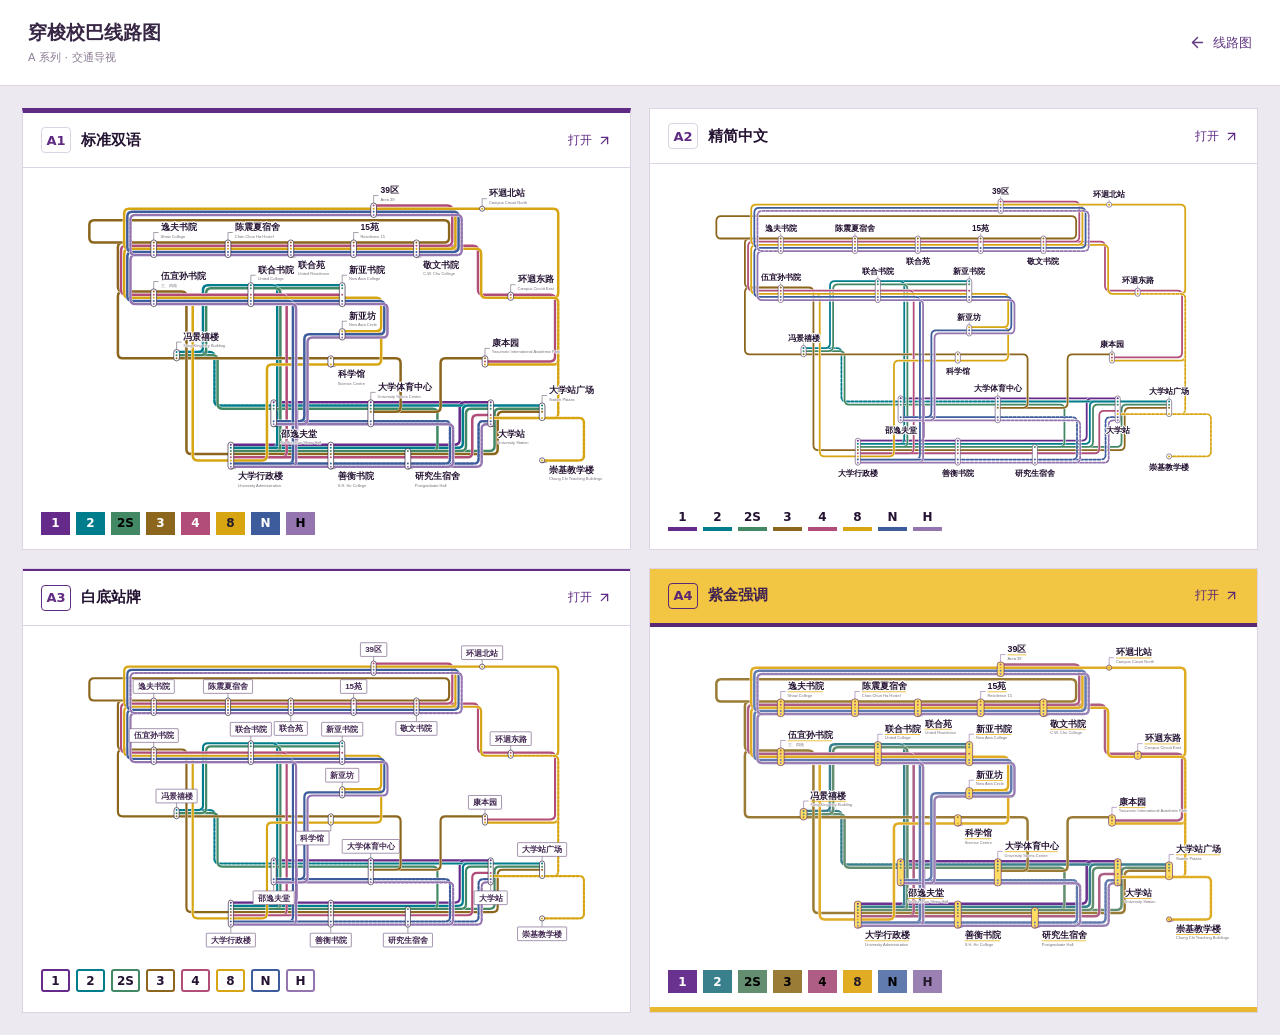
<file: demos/shuttle-atlas/compare-a.html>
<!doctype html>
<html lang="zh-CN">
<head>
  <meta charset="utf-8">
  <meta name="viewport" content="width=device-width, initial-scale=1">
  <meta name="theme-color" content="#602b83">
  <title>中大校巴线路图 · A 系列比较</title>
  <link rel="stylesheet" href="compare.css?v=a-family-1">
  <script defer src="../ui-modes/assets/lucide.js"></script>
  <script defer src="../../data/cuhk_bus_routes.js"></script>
  <script defer src="../../data/transport_route_schemes.js"></script>
  <script defer src="topology.js"></script>
  <script defer src="designs.js?v=a-family-1"></script>
  <script defer src="compare.js?v=a1-selected-1"></script>
</head>
<body data-family="a">
  <header class="comparison-header"><div><h1>穿梭校巴线路图</h1><p>A 系列 · 交通导视</p></div><a href="./?style=a" class="back-link"><i data-lucide="arrow-left"></i>线路图</a></header>
  <main id="comparison-grid" class="comparison-grid" aria-label="A系列四种样式比较"></main>
</body>
</html>
</file>
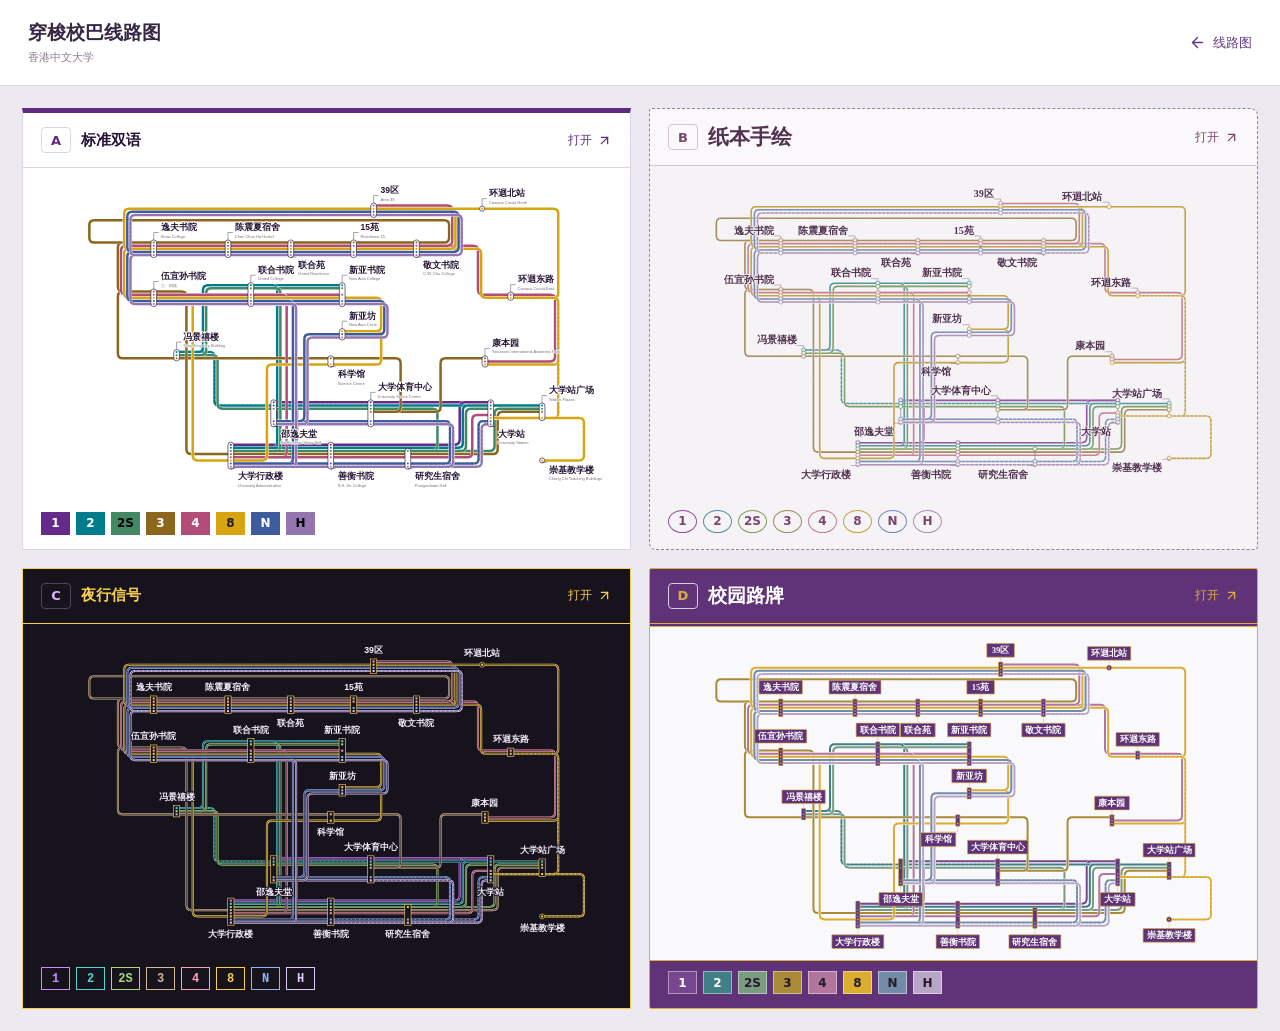
<file: demos/shuttle-atlas/compare.html>
<!doctype html>
<html lang="zh-CN">
<head>
  <meta charset="utf-8">
  <meta name="viewport" content="width=device-width, initial-scale=1">
  <meta name="theme-color" content="#613982">
  <title>中大校巴线路图 · 四版比较</title>
  <link rel="stylesheet" href="compare.css?v=a-family-1">
  <script defer src="../ui-modes/assets/lucide.js"></script>
  <script defer src="../../data/cuhk_bus_routes.js"></script>
  <script defer src="../../data/transport_route_schemes.js"></script>
  <script defer src="topology.js"></script>
  <script defer src="designs.js?v=a-family-1"></script>
  <script defer src="compare.js?v=a1-selected-1"></script>
</head>
<body>
  <header class="comparison-header"><div><h1>穿梭校巴线路图</h1><p>香港中文大学</p></div><a href="./" class="back-link"><i data-lucide="arrow-left"></i>线路图</a></header>
  <main id="comparison-grid" class="comparison-grid" aria-label="四种样式比较"></main>
</body>
</html>
</file>
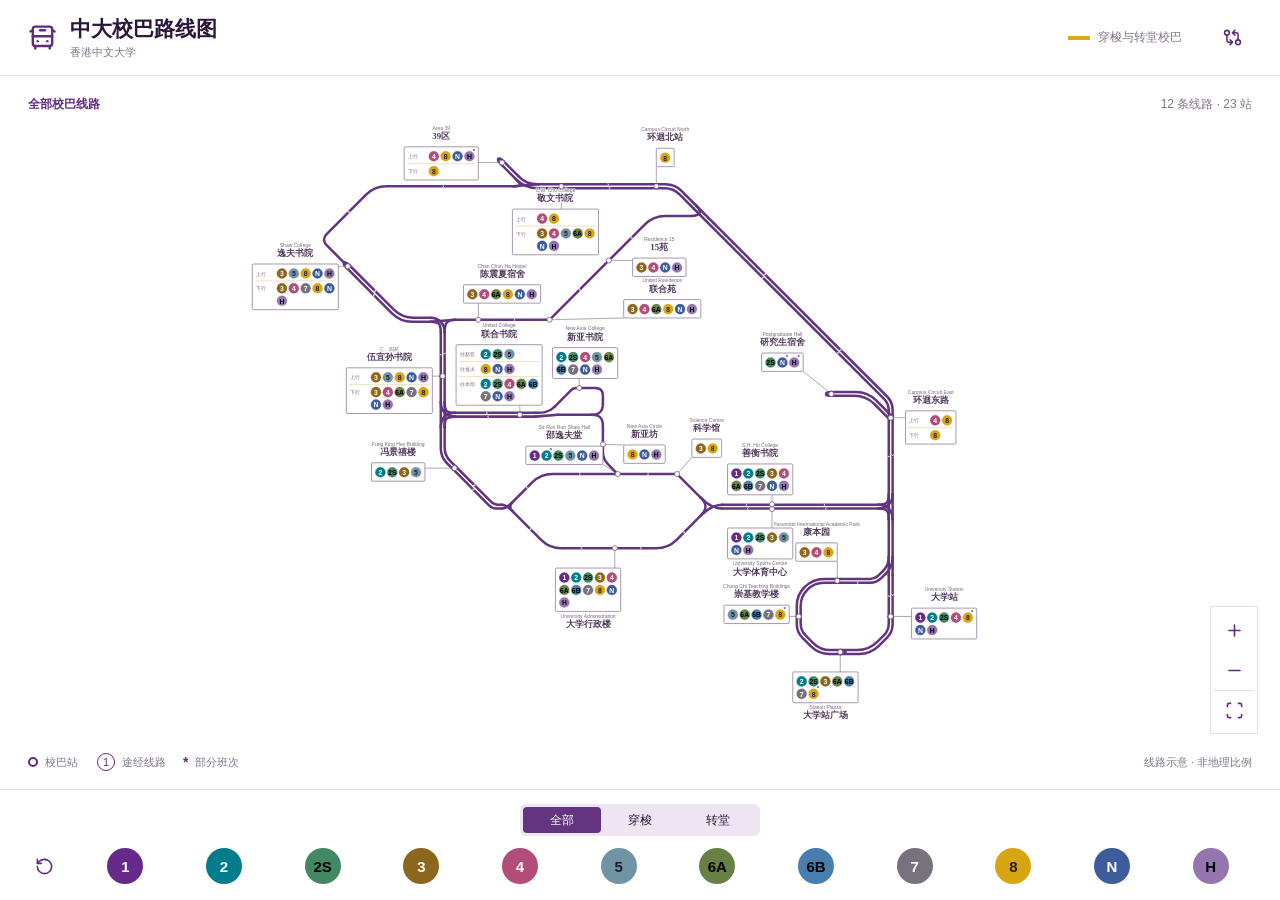
<file: demos/shuttle-atlas/road-map.html>
<!doctype html>
<html lang="zh-CN">
<head>
  <meta charset="utf-8">
  <meta name="viewport" content="width=device-width, initial-scale=1, viewport-fit=cover">
  <meta name="theme-color" content="#ffffff">
  <title>中大校巴路线图 · 道路骨架版</title>
  <link rel="stylesheet" href="single-line.css">
  <link rel="stylesheet" href="road-map.css?v=20261102-all">
  <script defer src="../ui-modes/assets/lucide.js"></script>
  <script defer src="../../data/cuhk_bus_routes.js"></script>
  <script defer src="../../data/transport_route_schemes.js"></script>
  <script defer src="topology.js?v=20261102-all"></script>
  <script defer src="designs.js?v=20261102-all"></script>
  <script defer src="road-map-model.js?v=20261102-all"></script>
  <script defer src="road-map.js?v=20261102-all"></script>
</head>
<body>
  <div class="app">
    <header>
      <div class="identity"><i data-lucide="bus-front" aria-hidden="true"></i><div><h1>中大校巴路线图</h1><p>香港中文大学</p></div></div>
      <div class="edition"><span></span>穿梭与转堂校巴</div>
      <a class="icon-button" href="./" aria-label="查看 A1 并线版" data-tooltip="A1 并线版"><i data-lucide="git-compare-arrows"></i></a>
    </header>
    <main>
      <div class="map-status"><span id="caption">全部校巴线路</span><span id="count">12 条线路 · 23 站</span></div>
      <div id="map" tabindex="0" aria-label="可缩放校巴路线图"><svg id="network" xmlns="http://www.w3.org/2000/svg" role="group" aria-label="校巴道路、方向与站牌"><g id="drawing"></g></svg></div>
      <aside id="detail" hidden aria-live="polite"></aside>
      <div class="tools"><button class="icon-button" id="zoom-in" aria-label="放大" data-tooltip="放大"><i data-lucide="plus"></i></button><button class="icon-button" id="zoom-out" aria-label="缩小" data-tooltip="缩小"><i data-lucide="minus"></i></button><button class="icon-button" id="fit" aria-label="查看全图" data-tooltip="查看全图"><i data-lucide="scan"></i></button></div>
      <div class="map-note"><span class="legend-dot"></span>校巴站<span class="legend-number">1</span>途经线路<span class="conditional-key">*</span>部分班次<span class="note-end">线路示意 · 非地理比例</span></div>
    </main>
    <footer><nav class="service-filter" aria-label="服务类别"><button data-group="all" aria-pressed="true">全部</button><button data-group="shuttle" aria-pressed="false">穿梭</button><button data-group="meet" aria-pressed="false">转堂</button></nav><button id="reset" class="icon-button" aria-label="全部线路" data-tooltip="全部线路"><i data-lucide="rotate-ccw"></i></button><nav id="routes" aria-label="选择校巴线路"></nav></footer>
  </div>
</body>
</html>
</file>
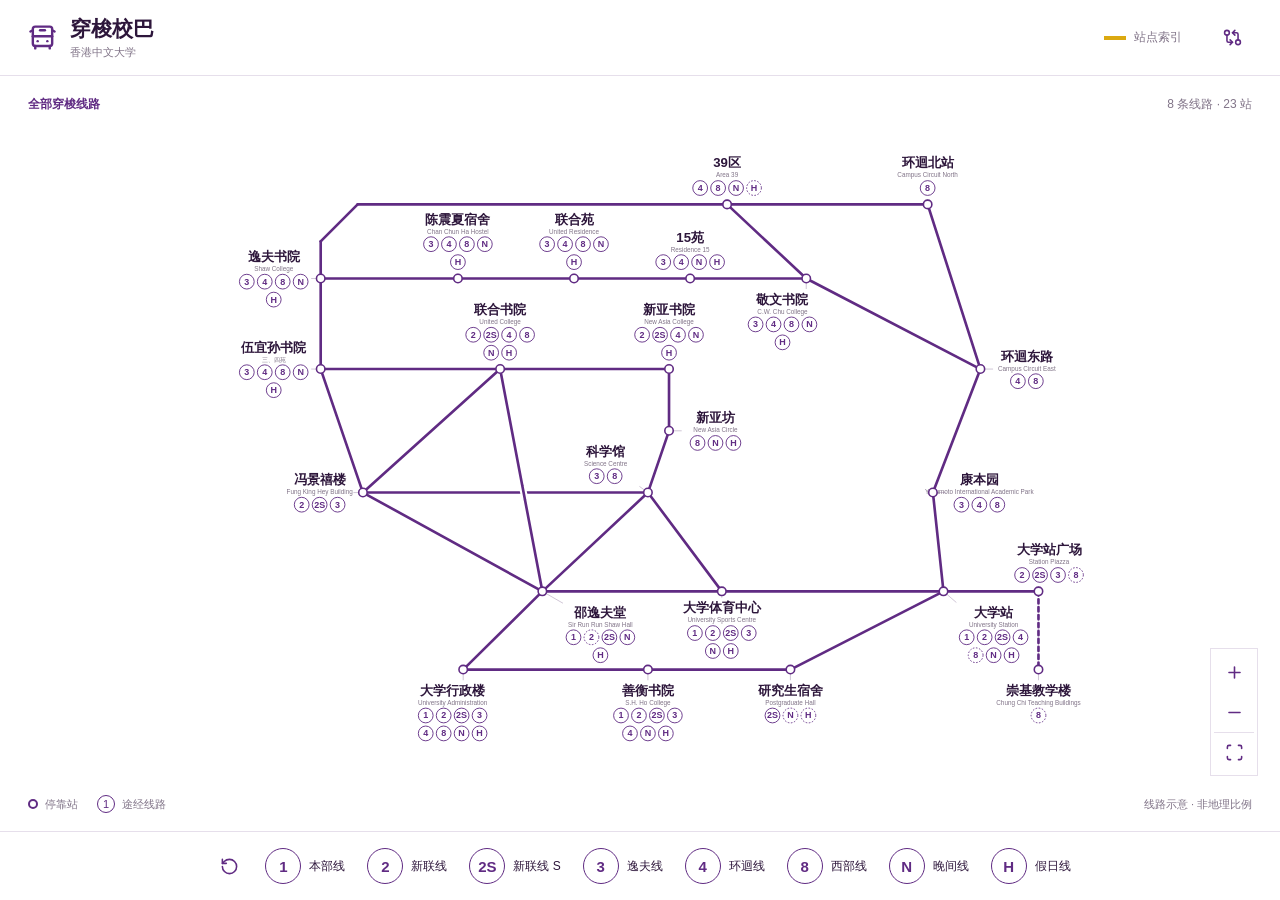
<file: demos/shuttle-atlas/single-line.html>
<!doctype html>
<html lang="zh-CN">
<head>
  <meta charset="utf-8">
  <meta name="viewport" content="width=device-width, initial-scale=1, viewport-fit=cover">
  <meta name="theme-color" content="#ffffff">
  <title>中大校巴 · 站点索引版</title>
  <link rel="stylesheet" href="single-line.css">
  <script defer src="../ui-modes/assets/lucide.js"></script>
  <script defer src="../../data/cuhk_bus_routes.js"></script>
  <script defer src="../../data/transport_route_schemes.js"></script>
  <script defer src="topology.js"></script>
  <script defer src="single-line-model.js"></script>
  <script defer src="single-line.js"></script>
</head>
<body>
  <div class="app">
    <header>
      <div class="identity"><i data-lucide="bus-front" aria-hidden="true"></i><div><h1>穿梭校巴</h1><p>香港中文大学</p></div></div>
      <div class="edition"><span></span>站点索引</div>
      <a class="icon-button" href="./" aria-label="查看 A1 并线版" data-tooltip="A1 并线版"><i data-lucide="git-compare-arrows"></i></a>
    </header>
    <main>
      <div class="map-status"><span id="caption">全部穿梭线路</span><span id="count">8 条线路 · 23 站</span></div>
      <div id="map" tabindex="0" aria-label="可缩放穿梭校巴拓扑图">
        <svg id="network" xmlns="http://www.w3.org/2000/svg" role="group" aria-label="站点与途经线路"><g id="drawing"></g></svg>
      </div>
      <aside id="detail" hidden aria-live="polite"></aside>
      <div class="tools">
        <button class="icon-button" id="zoom-in" aria-label="放大" data-tooltip="放大"><i data-lucide="plus"></i></button>
        <button class="icon-button" id="zoom-out" aria-label="缩小" data-tooltip="缩小"><i data-lucide="minus"></i></button>
        <button class="icon-button" id="fit" aria-label="查看全图" data-tooltip="查看全图"><i data-lucide="scan"></i></button>
      </div>
      <div class="map-note"><span class="legend-dot"></span>停靠站<span class="legend-number">1</span>途经线路<span class="note-end">线路示意 · 非地理比例</span></div>
    </main>
    <footer><button id="reset" class="icon-button" aria-label="全部线路" data-tooltip="全部线路"><i data-lucide="rotate-ccw"></i></button><nav id="routes" aria-label="选择校巴线路"></nav></footer>
  </div>
</body>
</html>
</file>
<file: demos/ui-modes/assets/leaflet.css>
/* required styles */

.leaflet-pane,
.leaflet-tile,
.leaflet-marker-icon,
.leaflet-marker-shadow,
.leaflet-tile-container,
.leaflet-pane > svg,
.leaflet-pane > canvas,
.leaflet-zoom-box,
.leaflet-image-layer,
.leaflet-layer {
	position: absolute;
	left: 0;
	top: 0;
	}
.leaflet-container {
	overflow: hidden;
	}
.leaflet-tile,
.leaflet-marker-icon,
.leaflet-marker-shadow {
	-webkit-user-select: none;
	   -moz-user-select: none;
	        user-select: none;
	  -webkit-user-drag: none;
	}
/* Prevents IE11 from highlighting tiles in blue */
.leaflet-tile::selection {
	background: transparent;
}
/* Safari renders non-retina tile on retina better with this, but Chrome is worse */
.leaflet-safari .leaflet-tile {
	image-rendering: -webkit-optimize-contrast;
	}
/* hack that prevents hw layers "stretching" when loading new tiles */
.leaflet-safari .leaflet-tile-container {
	width: 1600px;
	height: 1600px;
	-webkit-transform-origin: 0 0;
	}
.leaflet-marker-icon,
.leaflet-marker-shadow {
	display: block;
	}
/* .leaflet-container svg: reset svg max-width decleration shipped in Joomla! (joomla.org) 3.x */
/* .leaflet-container img: map is broken in FF if you have max-width: 100% on tiles */
.leaflet-container .leaflet-overlay-pane svg {
	max-width: none !important;
	max-height: none !important;
	}
.leaflet-container .leaflet-marker-pane img,
.leaflet-container .leaflet-shadow-pane img,
.leaflet-container .leaflet-tile-pane img,
.leaflet-container img.leaflet-image-layer,
.leaflet-container .leaflet-tile {
	max-width: none !important;
	max-height: none !important;
	width: auto;
	padding: 0;
	}

.leaflet-container img.leaflet-tile {
	/* See: https://bugs.chromium.org/p/chromium/issues/detail?id=600120 */
	mix-blend-mode: plus-lighter;
}

.leaflet-container.leaflet-touch-zoom {
	-ms-touch-action: pan-x pan-y;
	touch-action: pan-x pan-y;
	}
.leaflet-container.leaflet-touch-drag {
	-ms-touch-action: pinch-zoom;
	/* Fallback for FF which doesn't support pinch-zoom */
	touch-action: none;
	touch-action: pinch-zoom;
}
.leaflet-container.leaflet-touch-drag.leaflet-touch-zoom {
	-ms-touch-action: none;
	touch-action: none;
}
.leaflet-container {
	-webkit-tap-highlight-color: transparent;
}
.leaflet-container a {
	-webkit-tap-highlight-color: rgba(51, 181, 229, 0.4);
}
.leaflet-tile {
	filter: inherit;
	visibility: hidden;
	}
.leaflet-tile-loaded {
	visibility: inherit;
	}
.leaflet-zoom-box {
	width: 0;
	height: 0;
	-moz-box-sizing: border-box;
	     box-sizing: border-box;
	z-index: 800;
	}
/* workaround for https://bugzilla.mozilla.org/show_bug.cgi?id=888319 */
.leaflet-overlay-pane svg {
	-moz-user-select: none;
	}

.leaflet-pane         { z-index: 400; }

.leaflet-tile-pane    { z-index: 200; }
.leaflet-overlay-pane { z-index: 400; }
.leaflet-shadow-pane  { z-index: 500; }
.leaflet-marker-pane  { z-index: 600; }
.leaflet-tooltip-pane   { z-index: 650; }
.leaflet-popup-pane   { z-index: 700; }

.leaflet-map-pane canvas { z-index: 100; }
.leaflet-map-pane svg    { z-index: 200; }

.leaflet-vml-shape {
	width: 1px;
	height: 1px;
	}
.lvml {
	behavior: url(#default#VML);
	display: inline-block;
	position: absolute;
	}


/* control positioning */

.leaflet-control {
	position: relative;
	z-index: 800;
	pointer-events: visiblePainted; /* IE 9-10 doesn't have auto */
	pointer-events: auto;
	}
.leaflet-top,
.leaflet-bottom {
	position: absolute;
	z-index: 1000;
	pointer-events: none;
	}
.leaflet-top {
	top: 0;
	}
.leaflet-right {
	right: 0;
	}
.leaflet-bottom {
	bottom: 0;
	}
.leaflet-left {
	left: 0;
	}
.leaflet-control {
	float: left;
	clear: both;
	}
.leaflet-right .leaflet-control {
	float: right;
	}
.leaflet-top .leaflet-control {
	margin-top: 10px;
	}
.leaflet-bottom .leaflet-control {
	margin-bottom: 10px;
	}
.leaflet-left .leaflet-control {
	margin-left: 10px;
	}
.leaflet-right .leaflet-control {
	margin-right: 10px;
	}


/* zoom and fade animations */

.leaflet-fade-anim .leaflet-popup {
	opacity: 0;
	-webkit-transition: opacity 0.2s linear;
	   -moz-transition: opacity 0.2s linear;
	        transition: opacity 0.2s linear;
	}
.leaflet-fade-anim .leaflet-map-pane .leaflet-popup {
	opacity: 1;
	}
.leaflet-zoom-animated {
	-webkit-transform-origin: 0 0;
	    -ms-transform-origin: 0 0;
	        transform-origin: 0 0;
	}
svg.leaflet-zoom-animated {
	will-change: transform;
}

.leaflet-zoom-anim .leaflet-zoom-animated {
	-webkit-transition: -webkit-transform 0.25s cubic-bezier(0,0,0.25,1);
	   -moz-transition:    -moz-transform 0.25s cubic-bezier(0,0,0.25,1);
	        transition:         transform 0.25s cubic-bezier(0,0,0.25,1);
	}
.leaflet-zoom-anim .leaflet-tile,
.leaflet-pan-anim .leaflet-tile {
	-webkit-transition: none;
	   -moz-transition: none;
	        transition: none;
	}

.leaflet-zoom-anim .leaflet-zoom-hide {
	visibility: hidden;
	}


/* cursors */

.leaflet-interactive {
	cursor: pointer;
	}
.leaflet-grab {
	cursor: -webkit-grab;
	cursor:    -moz-grab;
	cursor:         grab;
	}
.leaflet-crosshair,
.leaflet-crosshair .leaflet-interactive {
	cursor: crosshair;
	}
.leaflet-popup-pane,
.leaflet-control {
	cursor: auto;
	}
.leaflet-dragging .leaflet-grab,
.leaflet-dragging .leaflet-grab .leaflet-interactive,
.leaflet-dragging .leaflet-marker-draggable {
	cursor: move;
	cursor: -webkit-grabbing;
	cursor:    -moz-grabbing;
	cursor:         grabbing;
	}

/* marker & overlays interactivity */
.leaflet-marker-icon,
.leaflet-marker-shadow,
.leaflet-image-layer,
.leaflet-pane > svg path,
.leaflet-tile-container {
	pointer-events: none;
	}

.leaflet-marker-icon.leaflet-interactive,
.leaflet-image-layer.leaflet-interactive,
.leaflet-pane > svg path.leaflet-interactive,
svg.leaflet-image-layer.leaflet-interactive path {
	pointer-events: visiblePainted; /* IE 9-10 doesn't have auto */
	pointer-events: auto;
	}

/* visual tweaks */

.leaflet-container {
	background: #ddd;
	outline-offset: 1px;
	}
.leaflet-container a {
	color: #0078A8;
	}
.leaflet-zoom-box {
	border: 2px dotted #38f;
	background: rgba(255,255,255,0.5);
	}


/* general typography */
.leaflet-container {
	font-family: "Helvetica Neue", Arial, Helvetica, sans-serif;
	font-size: 12px;
	font-size: 0.75rem;
	line-height: 1.5;
	}


/* general toolbar styles */

.leaflet-bar {
	box-shadow: 0 1px 5px rgba(0,0,0,0.65);
	border-radius: 4px;
	}
.leaflet-bar a {
	background-color: #fff;
	border-bottom: 1px solid #ccc;
	width: 26px;
	height: 26px;
	line-height: 26px;
	display: block;
	text-align: center;
	text-decoration: none;
	color: black;
	}
.leaflet-bar a,
.leaflet-control-layers-toggle {
	background-position: 50% 50%;
	background-repeat: no-repeat;
	display: block;
	}
.leaflet-bar a:hover,
.leaflet-bar a:focus {
	background-color: #f4f4f4;
	}
.leaflet-bar a:first-child {
	border-top-left-radius: 4px;
	border-top-right-radius: 4px;
	}
.leaflet-bar a:last-child {
	border-bottom-left-radius: 4px;
	border-bottom-right-radius: 4px;
	border-bottom: none;
	}
.leaflet-bar a.leaflet-disabled {
	cursor: default;
	background-color: #f4f4f4;
	color: #bbb;
	}

.leaflet-touch .leaflet-bar a {
	width: 30px;
	height: 30px;
	line-height: 30px;
	}
.leaflet-touch .leaflet-bar a:first-child {
	border-top-left-radius: 2px;
	border-top-right-radius: 2px;
	}
.leaflet-touch .leaflet-bar a:last-child {
	border-bottom-left-radius: 2px;
	border-bottom-right-radius: 2px;
	}

/* zoom control */

.leaflet-control-zoom-in,
.leaflet-control-zoom-out {
	font: bold 18px 'Lucida Console', Monaco, monospace;
	text-indent: 1px;
	}

.leaflet-touch .leaflet-control-zoom-in, .leaflet-touch .leaflet-control-zoom-out  {
	font-size: 22px;
	}


/* layers control */

.leaflet-control-layers {
	box-shadow: 0 1px 5px rgba(0,0,0,0.4);
	background: #fff;
	border-radius: 5px;
	}
.leaflet-control-layers-toggle {
	background-image: url(images/layers.png);
	width: 36px;
	height: 36px;
	}
.leaflet-retina .leaflet-control-layers-toggle {
	background-image: url(images/layers-2x.png);
	background-size: 26px 26px;
	}
.leaflet-touch .leaflet-control-layers-toggle {
	width: 44px;
	height: 44px;
	}
.leaflet-control-layers .leaflet-control-layers-list,
.leaflet-control-layers-expanded .leaflet-control-layers-toggle {
	display: none;
	}
.leaflet-control-layers-expanded .leaflet-control-layers-list {
	display: block;
	position: relative;
	}
.leaflet-control-layers-expanded {
	padding: 6px 10px 6px 6px;
	color: #333;
	background: #fff;
	}
.leaflet-control-layers-scrollbar {
	overflow-y: scroll;
	overflow-x: hidden;
	padding-right: 5px;
	}
.leaflet-control-layers-selector {
	margin-top: 2px;
	position: relative;
	top: 1px;
	}
.leaflet-control-layers label {
	display: block;
	font-size: 13px;
	font-size: 1.08333em;
	}
.leaflet-control-layers-separator {
	height: 0;
	border-top: 1px solid #ddd;
	margin: 5px -10px 5px -6px;
	}

/* Default icon URLs */
.leaflet-default-icon-path { /* used only in path-guessing heuristic, see L.Icon.Default */
	background-image: url(images/marker-icon.png);
	}


/* attribution and scale controls */

.leaflet-container .leaflet-control-attribution {
	background: #fff;
	background: rgba(255, 255, 255, 0.8);
	margin: 0;
	}
.leaflet-control-attribution,
.leaflet-control-scale-line {
	padding: 0 5px;
	color: #333;
	line-height: 1.4;
	}
.leaflet-control-attribution a {
	text-decoration: none;
	}
.leaflet-control-attribution a:hover,
.leaflet-control-attribution a:focus {
	text-decoration: underline;
	}
.leaflet-attribution-flag {
	display: inline !important;
	vertical-align: baseline !important;
	width: 1em;
	height: 0.6669em;
	}
.leaflet-left .leaflet-control-scale {
	margin-left: 5px;
	}
.leaflet-bottom .leaflet-control-scale {
	margin-bottom: 5px;
	}
.leaflet-control-scale-line {
	border: 2px solid #777;
	border-top: none;
	line-height: 1.1;
	padding: 2px 5px 1px;
	white-space: nowrap;
	-moz-box-sizing: border-box;
	     box-sizing: border-box;
	background: rgba(255, 255, 255, 0.8);
	text-shadow: 1px 1px #fff;
	}
.leaflet-control-scale-line:not(:first-child) {
	border-top: 2px solid #777;
	border-bottom: none;
	margin-top: -2px;
	}
.leaflet-control-scale-line:not(:first-child):not(:last-child) {
	border-bottom: 2px solid #777;
	}

.leaflet-touch .leaflet-control-attribution,
.leaflet-touch .leaflet-control-layers,
.leaflet-touch .leaflet-bar {
	box-shadow: none;
	}
.leaflet-touch .leaflet-control-layers,
.leaflet-touch .leaflet-bar {
	border: 2px solid rgba(0,0,0,0.2);
	background-clip: padding-box;
	}


/* popup */

.leaflet-popup {
	position: absolute;
	text-align: center;
	margin-bottom: 20px;
	}
.leaflet-popup-content-wrapper {
	padding: 1px;
	text-align: left;
	border-radius: 12px;
	}
.leaflet-popup-content {
	margin: 13px 24px 13px 20px;
	line-height: 1.3;
	font-size: 13px;
	font-size: 1.08333em;
	min-height: 1px;
	}
.leaflet-popup-content p {
	margin: 17px 0;
	margin: 1.3em 0;
	}
.leaflet-popup-tip-container {
	width: 40px;
	height: 20px;
	position: absolute;
	left: 50%;
	margin-top: -1px;
	margin-left: -20px;
	overflow: hidden;
	pointer-events: none;
	}
.leaflet-popup-tip {
	width: 17px;
	height: 17px;
	padding: 1px;

	margin: -10px auto 0;
	pointer-events: auto;

	-webkit-transform: rotate(45deg);
	   -moz-transform: rotate(45deg);
	    -ms-transform: rotate(45deg);
	        transform: rotate(45deg);
	}
.leaflet-popup-content-wrapper,
.leaflet-popup-tip {
	background: white;
	color: #333;
	box-shadow: 0 3px 14px rgba(0,0,0,0.4);
	}
.leaflet-container a.leaflet-popup-close-button {
	position: absolute;
	top: 0;
	right: 0;
	border: none;
	text-align: center;
	width: 24px;
	height: 24px;
	font: 16px/24px Tahoma, Verdana, sans-serif;
	color: #757575;
	text-decoration: none;
	background: transparent;
	}
.leaflet-container a.leaflet-popup-close-button:hover,
.leaflet-container a.leaflet-popup-close-button:focus {
	color: #585858;
	}
.leaflet-popup-scrolled {
	overflow: auto;
	}

.leaflet-oldie .leaflet-popup-content-wrapper {
	-ms-zoom: 1;
	}
.leaflet-oldie .leaflet-popup-tip {
	width: 24px;
	margin: 0 auto;

	-ms-filter: "progid:DXImageTransform.Microsoft.Matrix(M11=0.70710678, M12=0.70710678, M21=-0.70710678, M22=0.70710678)";
	filter: progid:DXImageTransform.Microsoft.Matrix(M11=0.70710678, M12=0.70710678, M21=-0.70710678, M22=0.70710678);
	}

.leaflet-oldie .leaflet-control-zoom,
.leaflet-oldie .leaflet-control-layers,
.leaflet-oldie .leaflet-popup-content-wrapper,
.leaflet-oldie .leaflet-popup-tip {
	border: 1px solid #999;
	}


/* div icon */

.leaflet-div-icon {
	background: #fff;
	border: 1px solid #666;
	}


/* Tooltip */
/* Base styles for the element that has a tooltip */
.leaflet-tooltip {
	position: absolute;
	padding: 6px;
	background-color: #fff;
	border: 1px solid #fff;
	border-radius: 3px;
	color: #222;
	white-space: nowrap;
	-webkit-user-select: none;
	-moz-user-select: none;
	-ms-user-select: none;
	user-select: none;
	pointer-events: none;
	box-shadow: 0 1px 3px rgba(0,0,0,0.4);
	}
.leaflet-tooltip.leaflet-interactive {
	cursor: pointer;
	pointer-events: auto;
	}
.leaflet-tooltip-top:before,
.leaflet-tooltip-bottom:before,
.leaflet-tooltip-left:before,
.leaflet-tooltip-right:before {
	position: absolute;
	pointer-events: none;
	border: 6px solid transparent;
	background: transparent;
	content: "";
	}

/* Directions */

.leaflet-tooltip-bottom {
	margin-top: 6px;
}
.leaflet-tooltip-top {
	margin-top: -6px;
}
.leaflet-tooltip-bottom:before,
.leaflet-tooltip-top:before {
	left: 50%;
	margin-left: -6px;
	}
.leaflet-tooltip-top:before {
	bottom: 0;
	margin-bottom: -12px;
	border-top-color: #fff;
	}
.leaflet-tooltip-bottom:before {
	top: 0;
	margin-top: -12px;
	margin-left: -6px;
	border-bottom-color: #fff;
	}
.leaflet-tooltip-left {
	margin-left: -6px;
}
.leaflet-tooltip-right {
	margin-left: 6px;
}
.leaflet-tooltip-left:before,
.leaflet-tooltip-right:before {
	top: 50%;
	margin-top: -6px;
	}
.leaflet-tooltip-left:before {
	right: 0;
	margin-right: -12px;
	border-left-color: #fff;
	}
.leaflet-tooltip-right:before {
	left: 0;
	margin-left: -12px;
	border-right-color: #fff;
	}

/* Printing */

@media print {
	/* Prevent printers from removing background-images of controls. */
	.leaflet-control {
		-webkit-print-color-adjust: exact;
		print-color-adjust: exact;
		}
	}
</file>
<file: web-gps/map-style.css>
*{box-sizing:border-box;letter-spacing:0}body{--paper:#fff;--surface:#f4eff8;--ink:#59347c;--muted:#7e728a;--line:#e4dbe9;--primary:#653889;--button-ink:#fff;margin:0;background:#e8eee8;color:var(--ink);font:15px/1.5 -apple-system,BlinkMacSystemFont,"PingFang SC","Microsoft YaHei",sans-serif;overflow:hidden}body.dark{--paper:#29232f;--surface:#362a41;--ink:#eddbf8;--muted:#bfafca;--line:#4b3a59;--primary:#ffdc5e;--button-ink:#43265b}button,input,select{font:inherit}button,a{touch-action:manipulation;-webkit-tap-highlight-color:transparent}button{cursor:pointer}button:disabled{opacity:.5;cursor:default}button:focus-visible,a:focus-visible,input:focus-visible,select:focus-visible{outline:3px solid #bd8b13;outline-offset:3px}[hidden]{display:none!important}#map{position:fixed;inset:0;background:#e8eee8;z-index:0}header{position:fixed;z-index:10;top:max(16px,env(safe-area-inset-top));left:14px;display:flex;gap:10px;align-items:center}h1{font-size:14px;font-weight:600;color:var(--ink);margin:0;padding:10px 14px;background:var(--paper);border-radius:6px;box-shadow:0 2px 10px #30203e0a}.icon{width:40px;height:40px;flex:none;display:grid;place-items:center;color:var(--ink);background:var(--paper);border:1px solid var(--line);border-radius:6px;padding:0}.icon svg{width:20px;height:20px}.bottom{position:fixed;z-index:10;left:14px;right:14px;bottom:max(22px,env(safe-area-inset-bottom));pointer-events:none}.primary{height:52px;width:100%;background:var(--primary);color:var(--button-ink);border:0;border-radius:7px;display:flex;justify-content:center;align-items:center;gap:9px;font-size:17px;font-weight:650;pointer-events:auto}.primary svg{width:21px;height:21px}.primary:active{transform:scale(.985)}#status{background:var(--paper);color:var(--ink);border:1px solid var(--line);padding:9px 12px;border-radius:6px;font-size:12px;margin:0 0 9px;overflow-wrap:anywhere;pointer-events:auto}#status:empty{display:none}.recording-badge{position:fixed;top:calc(max(16px,env(safe-area-inset-top)) + 52px);left:14px;z-index:10;display:flex;align-items:center;gap:10px;background:var(--paper);color:var(--ink);padding:7px 10px;border-radius:6px;font-size:12px;max-width:calc(100% - 28px);flex-wrap:wrap}#elapsed{font-variant-numeric:tabular-nums}.position-dot{background:#75429a;border:3px solid #fff;border-radius:50%;box-shadow:0 1px 5px #45205d44}.leaflet-control-attribution{font-size:9px!important}.leaflet-bottom{bottom:100px}.leaflet-container{font:inherit}dialog{background:var(--paper);color:var(--ink);border:1px solid var(--line);padding:24px;width:min(460px,calc(100% - 28px));max-height:85dvh;overflow-y:auto;overscroll-behavior:contain;border-radius:8px}dialog::backdrop{background:#21182d40}dialog h2{font-size:17px;margin:0 0 20px}dialog p{font-size:14px}dialog form .primary{margin-top:20px}.bottom-sheet{position:fixed;left:0;right:0;bottom:0;top:auto;margin:0 auto;width:min(520px,100%);border-radius:8px 8px 0 0;padding:24px 20px max(24px,env(safe-area-inset-bottom))}.side-menu{position:fixed;left:0;top:0;bottom:0;margin:0;width:260px;max-width:82%;height:100dvh;max-height:100dvh;border-radius:0;border-width:0 1px 0 0;padding:calc(max(16px,env(safe-area-inset-top)) + 12px) 18px;background:var(--surface)}.side-menu h2{font-size:16px;padding:6px 10px;margin-bottom:24px}.menu-item{display:flex;align-items:center;gap:13px;width:100%;min-height:49px;padding:10px;border:0;border-radius:6px;color:var(--ink);background:transparent;font-weight:600;text-decoration:none;text-align:left;margin:4px 0}.menu-item svg{width:21px;height:21px;flex:none}.menu-item:active{background:var(--paper)}.line-grid{display:grid;grid-template-columns:repeat(4,minmax(0,1fr));gap:8px;margin-bottom:18px}.line-choice{height:44px;border:1px solid var(--line);border-radius:6px;background:var(--paper);color:var(--ink);font-size:17px;font-weight:650;padding:0 4px}.line-choice[aria-pressed=true]{background:var(--primary);color:var(--button-ink);border-color:var(--primary)}details{font-size:12px;color:var(--muted);margin:0 0 18px}summary{cursor:pointer}select{display:block;width:100%;margin-top:8px;height:40px;background:var(--paper);color:var(--ink);border:1px solid var(--line);border-radius:6px;padding:0 10px}.consent{display:flex;align-items:flex-start;gap:9px;font-size:12px;color:var(--ink)}.consent input{width:18px;height:18px;margin:2px 0;flex:none;accent-color:#75429a}.text-button{border:0;background:transparent;color:var(--ink);font-weight:600;text-decoration:underline;padding:0}.notice{font-size:12px;color:var(--muted);margin:12px 0 18px}#picker-status{font-size:12px;margin:0 0 12px}#picker-status:empty{display:none}#upload-state,.queue-meta,.queue-error,.empty{font-size:12px;color:var(--muted);overflow-wrap:anywhere}.queue-row{padding:14px 0;border-bottom:1px solid var(--line)}.queue-heading{display:flex;justify-content:space-between;gap:12px;font-weight:600}.queue-meta,.queue-error{margin:5px 0}.queue-tools{display:flex;justify-content:flex-end;gap:6px}.queue-tools .icon{background:var(--surface)}h2 span{color:var(--muted);font-size:13px;font-weight:400;margin-left:6px}@media(min-width:760px){.bottom{left:50%;right:auto;transform:translateX(-50%);width:390px}}@media(prefers-reduced-motion:reduce){.primary:active{transform:none}}
/* Keep native dialog margins and long route IDs from narrowing mobile sheets. */
.bottom-sheet{max-width:100%}.line-choice{white-space:nowrap}.line-choice-long{font-size:13px}
</file>
<file: demos/motion-lab/motion.css>
:root {
  --purple:#613982; --purple-deep:#482364; --gold:#d7a62a; --gold-ink:#8c6513;
  --surface:#fff; --paper:#f9f8fb; --soft:#f2edf6; --ink:#2b2432; --muted:#82788c;
  --border:#e9e3ed; --on-purple:#fff; --shadow:0 5px 22px #38214612;
  --map:#eef0ea; --label:#6a756b; --scrim:#21182838; --success:#4c8067;
  --out:cubic-bezier(.2,.8,.2,1); --settle:cubic-bezier(.2,.85,.3,1.12);
  font-family:"PingFang SC","Noto Sans CJK SC","Microsoft YaHei",system-ui,sans-serif;
  color-scheme:light; letter-spacing:0;
}
:root[data-theme="dark"] {
  --purple:#d0b0e5; --purple-deep:#3c244f; --gold:#e5ba4a; --gold-ink:#e5ba4a;
  --surface:#28252f; --paper:#1f1d27; --soft:#393240; --ink:#f1edf5; --muted:#b4a9c0;
  --border:#4a4353; --on-purple:#2d1c39; --shadow:0 5px 22px #08060e28;
  --map:#252e2a; --label:#b2bdb3; --scrim:#09050f66; --success:#a3cbb5; color-scheme:dark;
}
* {box-sizing:border-box;-webkit-tap-highlight-color:transparent;}
html,body {margin:0;height:100%;overflow:hidden;background:var(--paper);}
body {position:fixed;inset:0;color:var(--ink);font-size:14px;}
button,input {font:inherit;letter-spacing:0;}
button {color:inherit;border:0;cursor:pointer;position:relative;touch-action:manipulation;}
button:focus-visible,input:focus-visible {outline:3px solid var(--gold);outline-offset:3px;}
button {transition:transform 150ms var(--out),background-color 150ms ease,color 150ms ease;}
button:active {transform:scale(.97);}
button:disabled {cursor:default;opacity:.65;}
button:disabled:active {transform:none;}
svg {width:20px;height:20px;stroke-width:1.8;flex-shrink:0;pointer-events:none;}
[hidden] {display:none !important;}
#app,#map {position:absolute;inset:0;}
#app {overflow:clip;}
#map {background:var(--map);z-index:0;}
.surface {background:var(--surface);border:1px solid var(--border);box-shadow:var(--shadow);}
.topbar {position:absolute;z-index:510;left:24px;right:24px;top:calc(24px + env(safe-area-inset-top));display:grid;grid-template-columns:46px minmax(180px,360px) 46px 1fr;gap:10px;align-items:start;pointer-events:none;}
.topbar>* {pointer-events:auto;}
.icon-button {height:46px;width:46px;display:grid;place-items:center;border-radius:7px;background:var(--surface);color:var(--purple);padding:0;flex-shrink:0;}
.menu-lines {height:18px;width:19px;display:flex;flex-direction:column;justify-content:space-between;position:relative;}
.menu-lines b {height:2px;border-radius:1px;background:currentColor;width:19px;transition:transform 180ms var(--out),opacity 150ms ease;transform-origin:center;}
#menu-button[aria-expanded="true"] .menu-lines b:nth-child(1) {transform:translateY(8px) rotate(45deg);}
#menu-button[aria-expanded="true"] .menu-lines b:nth-child(2) {opacity:0;}
#menu-button[aria-expanded="true"] .menu-lines b:nth-child(3) {transform:translateY(-8px) rotate(-45deg);}
.search-wrap {min-width:0;position:relative;}
.search-box {display:flex;align-items:center;padding:0 13px;gap:10px;height:46px;border-radius:7px;color:var(--purple);}
.search-box:focus-within {border-color:var(--purple);box-shadow:0 0 0 3px color-mix(in srgb,var(--purple) 10%,transparent);}
#search {min-width:0;width:100%;height:42px;border:0;padding:0;outline:none;background:transparent;color:var(--ink);font-size:14px;}
#search::placeholder {color:var(--muted);}
#search::-webkit-search-cancel-button {display:none;}
.clear-button {background:transparent;color:var(--muted);width:30px;height:40px;display:grid;place-items:center;flex-shrink:0;padding:0;}
.clear-button svg {width:17px;height:17px;}
.brand {display:flex;gap:10px;align-items:baseline;justify-self:end;padding-top:10px;color:var(--purple);}
.brand strong {font-size:20px;font-weight:800;}
.brand span {font-size:13px;}
.search-panel {position:absolute;left:0;right:0;top:55px;border-radius:8px;overflow:auto;max-height:calc(100dvh - 160px);animation:reveal 200ms var(--out);transform-origin:50% 0;}
.search-tabs {display:flex;gap:5px;padding:12px;border-bottom:1px solid var(--border);}
.search-tabs button {flex:1;height:34px;padding:0 6px;border-radius:5px;background:transparent;color:var(--muted);font-size:12px;white-space:nowrap;}
.search-tabs button.active {background:var(--soft);color:var(--purple);font-weight:650;}
.result-head {padding:16px 16px 6px;color:var(--muted);font-size:11px;}
.result-row {display:flex;align-items:center;gap:12px;padding:14px 16px;width:100%;text-align:left;background:transparent;border-bottom:1px solid var(--border);min-height:72px;}
.result-row:last-child {border-bottom:0;}
.result-row .result-icon {width:34px;height:34px;display:grid;place-items:center;background:var(--soft);color:var(--purple);border-radius:6px;flex-shrink:0;}
.result-row strong {font-weight:600;font-size:14px;line-height:1.5;}
.result-row small {display:block;font-size:11px;color:var(--muted);margin-top:3px;line-height:1.5;}
.result-row>svg {margin-left:auto;width:15px;color:var(--muted);}
.no-results {padding:38px 18px;text-align:center;color:var(--muted);font-size:13px;}
.skeleton-row {display:flex;gap:12px;align-items:center;padding:18px 16px;}
.skeleton {background:var(--soft);position:relative;overflow:hidden;border-radius:4px;}
.skeleton:after {content:"";position:absolute;inset:0;background:linear-gradient(90deg,transparent,color-mix(in srgb,var(--surface) 85%,transparent),transparent);animation:shimmer 1100ms linear infinite;transform:translateX(-100%);}
.skeleton.square {width:34px;height:34px;flex-shrink:0;}
.skeleton-lines {flex:1;}
.skeleton-lines .skeleton:first-child {height:11px;width:74%;margin-bottom:10px;}
.skeleton-lines .skeleton:last-child {height:8px;width:45%;}
.map-tools {position:absolute;z-index:420;bottom:70px;right:24px;display:flex;flex-direction:column;border-radius:7px;overflow:hidden;}
.map-tools button {border-radius:0;width:42px;height:42px;}
.map-tools button+button {border-top:1px solid var(--border);}
.dock {position:absolute;z-index:450;width:380px;left:50%;bottom:calc(28px + env(safe-area-inset-bottom));transform:translateX(-50%);display:flex;flex-direction:column;gap:10px;transition:opacity 160ms ease;}
.dock.hidden {opacity:0;pointer-events:none;}
.nearby {border-radius:8px;padding:14px 16px 12px;}
.nearby-title {display:flex;justify-content:space-between;align-items:center;font-size:12px;margin-bottom:10px;font-weight:600;}
.subtle {color:var(--muted);font-weight:400;font-size:11px;}
.bus-shortcuts {display:flex;align-items:center;gap:8px;}
.bus-shortcut {display:flex;align-items:center;gap:10px;flex:1;min-width:0;background:transparent;padding:6px 0;text-align:left;}
.bus-shortcut+.bus-shortcut {border-left:1px solid var(--border);padding-left:14px;}
.route-badge {display:inline-flex;align-items:center;justify-content:center;width:30px;height:30px;border-radius:6px;background:var(--route,var(--purple));color:white;font-weight:700;font-size:16px;flex-shrink:0;}
.bus-shortcut small {color:var(--muted);font-size:10px;display:block;line-height:1.6;}
.bus-shortcut strong {font-size:17px;font-weight:650;line-height:1.2;}
.primary {height:54px;flex-shrink:0;border-radius:7px;padding:0 20px;display:flex;align-items:center;justify-content:center;gap:10px;background:var(--purple);color:var(--on-purple);font-weight:650;font-size:16px;overflow:hidden;}
.primary .trailing {position:absolute;right:18px;width:18px;height:18px;}
[data-theme="dark"] .primary {background:var(--gold);color:var(--purple-deep);}
.press-wave {position:absolute;pointer-events:none;width:180px;height:180px;left:var(--x);top:var(--y);margin:-90px;border-radius:50%;background:currentColor;opacity:.13;animation:ripple 450ms var(--out) forwards;}
.sample-stamp {position:absolute;bottom:22px;left:24px;z-index:420;display:flex;align-items:center;gap:7px;font-size:11px;color:var(--label);pointer-events:none;}
.sample-dot {width:5px;height:5px;background:var(--gold);border-radius:50%;}
.attribution {position:absolute;bottom:20px;right:24px;font-size:10px;color:var(--label);z-index:420;text-decoration:none;}
.scrim {position:absolute;inset:0;background:var(--scrim);z-index:590;animation:fade 220ms ease;}
.sidebar {position:absolute;left:0;top:0;bottom:0;width:302px;max-width:84%;z-index:600;background:var(--surface);padding:calc(24px + env(safe-area-inset-top)) 22px calc(22px + env(safe-area-inset-bottom));display:flex;flex-direction:column;overflow:auto;transform:translateX(-100%);transition:transform 240ms var(--out);border-right:1px solid var(--border);}
.sidebar.open {transform:translateX(0);}
.side-identity {display:flex;align-items:center;justify-content:space-between;}
.side-identity>strong {font-size:21px;color:var(--purple);}
.side-identity>strong span {font-size:12px;font-weight:500;margin-left:9px;}
.side-identity .icon-button {background:transparent;width:38px;height:38px;color:var(--muted);}
.side-weather {display:flex;gap:16px;align-items:center;padding:27px 0 24px;border-bottom:1px solid var(--border);margin-bottom:22px;}
.side-weather>svg {width:35px;height:35px;color:var(--gold-ink);}
.side-weather strong {font-size:17px;font-weight:600;}
.side-weather strong span {margin-left:14px;font-weight:500;}
.side-weather p {font-size:12px;color:var(--muted);margin:6px 0 0;}
.theme-switch {display:flex;padding:4px;border:1px solid var(--border);background:var(--soft);border-radius:7px;position:relative;margin-bottom:22px;flex-shrink:0;}
.theme-switch button {width:50%;background:transparent;display:flex;gap:8px;align-items:center;justify-content:center;height:38px;font-size:13px;color:var(--muted);border-radius:4px;}
.theme-switch button svg {width:17px;height:17px;}
.theme-switch button[aria-pressed="true"] {color:var(--purple);}
.theme-indicator {position:absolute;left:4px;top:4px;bottom:4px;width:calc(50% - 4px);background:var(--surface);border-radius:4px;transition:transform 240ms var(--settle);box-shadow:0 1px 3px #00000009;}
[data-theme="dark"] .theme-indicator {transform:translateX(100%);}
.side-layers {display:flex;flex-direction:column;gap:10px;}
.layer-button {height:50px;flex-shrink:0;background:var(--surface);color:var(--purple);border:1px solid var(--border);border-radius:7px;display:flex;gap:14px;align-items:center;text-align:left;padding:0 15px;font-size:14px;font-weight:600;overflow:hidden;}
.layer-check {margin-left:auto;opacity:0;transform:scale(.75);transition:opacity 120ms ease,transform 200ms var(--settle);width:16px;}
.layer-button.active {background:var(--purple);color:var(--on-purple);border-color:var(--purple);}
.layer-button.active .layer-check {opacity:1;transform:scale(1);}
.side-action {margin-top:18px;padding:0 15px;background:transparent;display:flex;gap:14px;align-items:center;min-height:50px;font-weight:600;color:var(--purple);}
.side-action svg:last-child {margin-left:auto;width:16px;}
.side-bottom {margin-top:auto;padding-top:28px;}
.motion-option {display:flex;align-items:center;gap:12px;min-height:48px;position:relative;cursor:pointer;font-size:13px;color:var(--muted);}
.motion-option>svg {width:18px;}
.motion-option input {position:absolute;right:0;width:44px;height:34px;opacity:0;cursor:pointer;z-index:2;}
.motion-option input:focus-visible+.switch-track {outline:3px solid var(--gold);outline-offset:3px;}
.switch-track {width:36px;height:22px;border-radius:20px;background:var(--border);position:relative;margin-left:auto;transition:background 150ms ease;}
.switch-track:before {content:"";position:absolute;left:3px;top:3px;width:16px;height:16px;border-radius:50%;background:var(--surface);transition:transform 220ms var(--settle);}
.motion-option input:checked+.switch-track {background:var(--purple);}
.motion-option input:checked+.switch-track:before {transform:translateX(14px);}
.side-note {font-size:11px;color:var(--muted);padding-top:16px;border-top:1px solid var(--border);margin-top:12px;}
.sheet-scrim {position:absolute;inset:0;z-index:520;background:color-mix(in srgb,var(--scrim) 55%,transparent);animation:fade 220ms ease;}
.sheet {position:absolute;z-index:530;left:50%;bottom:calc(24px + env(safe-area-inset-bottom));width:420px;border-radius:8px;max-height:calc(100dvh - 140px - env(safe-area-inset-top) - env(safe-area-inset-bottom));display:flex;flex-direction:column;transform:translate(-50%,calc(100% + 80px));opacity:0;transition:transform 260ms var(--out),opacity 200ms ease;pointer-events:none;}
.sheet.open {transform:translate(-50%,0);opacity:1;pointer-events:auto;}
.sheet.dragging {transition:none;}
.sheet-handle {height:28px;min-height:28px;width:100%;display:grid;place-items:center;background:transparent;border-radius:8px;touch-action:none;cursor:grab;}
.sheet-handle span {width:34px;height:4px;border-radius:4px;background:var(--border);}
.sheet-content {padding:4px 22px 22px;overflow:auto;overscroll-behavior:contain;}
.sheet-heading {display:flex;gap:13px;align-items:center;margin-bottom:20px;}
.sheet-heading .route-badge {width:42px;height:42px;font-size:22px;}
.sheet-heading h2 {font-size:20px;font-weight:650;line-height:1.4;margin:0;}
.sheet-heading p {font-size:12px;color:var(--muted);margin:4px 0 0;line-height:1.5;}
.sheet-heading>svg {margin-left:auto;color:var(--gold-ink);width:24px;height:24px;}
.eta-line {display:flex;justify-content:space-between;align-items:center;padding:14px 0 20px;border-bottom:1px solid var(--border);}
.eta-line p {margin:0 0 7px;color:var(--muted);font-size:12px;}
.eta-line strong {font-size:16px;font-weight:600;}
.eta-value {display:flex;align-items:baseline;gap:5px;color:var(--purple);}
.eta-value b {font-size:42px;line-height:1.1;font-weight:600;font-variant-numeric:tabular-nums;}
.eta-value span {font-size:12px;}
.eta-value b.rolling {animation:digit-in 240ms var(--out);}
.stop-list {list-style:none;margin:20px 0;padding:0;}
.stop-list li {display:flex;align-items:center;gap:16px;position:relative;min-height:39px;font-size:13px;padding-left:2px;}
.stop-list li:before {content:"";border:2px solid var(--purple);background:var(--surface);width:8px;height:8px;border-radius:50%;flex-shrink:0;z-index:1;}
.stop-list li:not(:last-child):after {content:"";position:absolute;left:7px;width:2px;height:40px;top:20px;background:var(--purple);}
.stop-list li.passed {color:var(--muted);}
.stop-list li.passed:before {border-color:var(--border);background:var(--border);}
.stop-list li.passed:after {background:var(--border);}
.stop-list li.next:before {background:var(--gold);border-color:var(--gold);box-shadow:0 0 0 4px color-mix(in srgb,var(--gold) 18%,transparent);}
.stop-list li small {color:var(--muted);margin-left:auto;font-size:11px;}
.sheet .primary {width:100%;margin-top:18px;}
.info-line {display:flex;gap:12px;align-items:flex-start;padding:13px 0;border-bottom:1px solid var(--border);line-height:1.6;font-size:13px;}
.info-line>svg {width:17px;height:19px;color:var(--muted);margin-top:1px;}
.info-line span {min-width:0;overflow-wrap:anywhere;}
.info-line:last-of-type {border:0;}
.sheet-actions {display:flex;align-items:center;gap:10px;margin-top:20px;}
.sheet-actions button {height:46px;display:flex;align-items:center;justify-content:center;gap:8px;border-radius:6px;flex:1;background:var(--soft);color:var(--purple);font-size:13px;font-weight:600;}
.sheet-actions button[aria-pressed="true"] {background:var(--purple);color:var(--on-purple);}
.sheet-actions button:last-child {background:transparent;border:1px solid var(--border);}
.boarding-location {display:flex;align-items:center;gap:9px;color:var(--muted);font-size:12px;padding-bottom:20px;}
.boarding-location svg {width:15px;}
.choice-list {display:grid;gap:10px;}
.route-choice {display:flex;align-items:center;gap:14px;padding:14px;border:1px solid var(--border);background:var(--surface);border-radius:7px;text-align:left;}
.route-choice.selected {border-color:var(--purple);background:var(--soft);}
.route-choice .choice-text {flex:1;font-size:14px;font-weight:600;}
.route-choice .choice-text small {display:block;margin-top:5px;font-size:11px;color:var(--muted);font-weight:400;}
.choice-circle {width:18px;height:18px;display:grid;place-items:center;border-radius:50%;border:1px solid var(--border);}
.route-choice.selected .choice-circle {background:var(--purple);border-color:var(--purple);color:var(--on-purple);}
.choice-circle svg {width:12px;height:12px;opacity:0;}
.selected .choice-circle svg {opacity:1;}
.local-note {text-align:center;color:var(--muted);font-size:11px;margin:13px 0 0;}
.confirm-state {display:flex;flex-direction:column;align-items:center;padding:13px 0 4px;text-align:center;}
.success-mark {height:64px;width:64px;border-radius:50%;background:var(--soft);color:var(--purple);display:grid;place-items:center;animation:success-in 260ms var(--settle);margin-bottom:20px;}
.success-mark svg {width:32px;height:32px;stroke-dasharray:40;stroke-dashoffset:40;animation:draw 280ms 100ms var(--out) forwards;}
.confirm-state h2 {margin:0;font-size:22px;}
.confirm-state p {font-size:13px;color:var(--muted);line-height:1.8;margin:9px 0 16px;}
.confirm-state .receipt {display:flex;gap:12px;justify-content:center;align-items:center;border-top:1px solid var(--border);padding:18px 0 0;width:100%;font-size:13px;}
.course-list {display:flex;flex-direction:column;}
.course-row {display:flex;gap:12px;align-items:center;padding:16px 0;border-bottom:1px solid var(--border);}
.course-row div {flex:1;min-width:0;}
.course-row strong {font-size:14px;font-weight:600;display:block;line-height:1.5;}
.course-row p {font-size:11px;color:var(--muted);line-height:1.7;margin:4px 0 0;}
.add-course {width:40px;height:40px;background:var(--soft);color:var(--purple);border-radius:6px;display:grid;place-items:center;flex-shrink:0;}
.add-course[aria-pressed="true"] {color:var(--on-purple);background:var(--purple);}
.add-course[aria-pressed="true"] svg {animation:success-in 220ms var(--settle);}
.toast {position:absolute;z-index:750;top:calc(94px + env(safe-area-inset-top));left:50%;transform:translate(-50%,-12px);max-width:calc(100% - 32px);opacity:0;background:var(--purple);color:var(--on-purple);padding:12px 17px;border-radius:7px;display:flex;align-items:center;gap:9px;font-size:13px;box-shadow:var(--shadow);pointer-events:none;transition:transform 200ms var(--out),opacity 160ms ease;white-space:nowrap;}
.toast.visible {opacity:1;transform:translate(-50%,0);}
.draw-check {display:flex;}
.draw-check svg {width:17px;height:17px;}
.toast.visible .draw-check svg {stroke-dasharray:30;stroke-dashoffset:30;animation:draw 240ms var(--out) forwards;}
.leaflet-container {font:inherit;}
.leaflet-control-container {display:none;}
.leaflet-div-icon {background:none;border:0;}
.map-label {color:var(--label);white-space:nowrap;font-size:11px;font-weight:500;text-shadow:0 1px 2px var(--map);pointer-events:none;transform:translate(-50%,0);}
.map-label.major {font-size:13px;font-weight:600;}
.poi-shell {width:40px;height:40px;display:grid;place-items:center;}
.poi-button {height:27px;width:27px;border:2px solid var(--gold);background:var(--purple);color:var(--on-purple);display:grid;place-items:center;border-radius:7px;padding:0;font-size:14px;font-weight:600;box-shadow:0 2px 4px #38214620;animation:marker-in 220ms var(--settle) both;}
.poi-button.stop {border-color:var(--purple);background:var(--surface);color:var(--purple);width:23px;height:23px;font-size:12px;border-radius:50%;}
.map-vehicle {height:44px;width:44px;background:transparent;display:grid;place-items:center;padding:0;filter:drop-shadow(0 2px 2px #3b28452a);}
.vehicle-arrow {position:absolute;width:36px;height:40px;background:var(--route);clip-path:polygon(50% 0,98% 94%,50% 79%,2% 94%);transform:rotate(var(--heading));}
.vehicle-number {position:relative;z-index:1;color:#fff;font-size:15px;font-weight:700;line-height:1;}
.map-vehicle.selected:before {content:"";position:absolute;inset:-4px;border:2px solid var(--gold);border-radius:50%;animation:marker-in 180ms var(--out);}
.pin-focus {height:18px;width:18px;background:var(--gold);border:4px solid var(--surface);border-radius:50%;box-shadow:0 0 0 2px var(--gold);animation:marker-in 240ms var(--settle);}
.leaflet-interactive {cursor:grab;}
@keyframes reveal {from{opacity:0;transform:translateY(-7px) scale(.985)}to{opacity:1;transform:translateY(0) scale(1)}}
@keyframes fade {from{opacity:0}to{opacity:1}}
@keyframes ripple {from{transform:scale(.1);opacity:.16}to{transform:scale(3);opacity:0}}
@keyframes shimmer {to{transform:translateX(100%)}}
@keyframes marker-in {from{opacity:0;transform:scale(.82)}to{opacity:1;transform:scale(1)}}
@keyframes digit-in {from{opacity:0;transform:translateY(8px)}to{opacity:1;transform:translateY(0)}}
@keyframes draw {to{stroke-dashoffset:0}}
@keyframes success-in {from{opacity:0;transform:scale(.88)}to{opacity:1;transform:scale(1)}}
@media(hover:hover) and (pointer:fine){.result-row:hover,.side-action:hover,.bus-shortcut:hover {background:var(--soft);}.icon-button:hover {color:var(--gold-ink);}.route-choice:hover {border-color:var(--purple);}}
@media(max-width:600px){
  .topbar {left:12px;right:12px;top:calc(14px + env(safe-area-inset-top));grid-template-columns:44px minmax(0,1fr) 44px;gap:8px;}
  .icon-button {width:44px;height:44px;}
  .search-box {height:44px;padding:0 10px;gap:7px;}
  .search-box>svg {width:18px;height:18px;}
  #search {font-size:13px;}
  .brand {display:none;}
  .search-panel {left:-52px;right:-52px;top:54px;max-height:calc(100dvh - 105px - env(safe-area-inset-top));}
  .dock {width:auto;left:12px;right:12px;transform:none;bottom:calc(28px + env(safe-area-inset-bottom));gap:8px;}
  .nearby {padding:12px 14px 9px;}
  .nearby-title {margin-bottom:6px;}
  .primary {height:52px;}
  .bus-shortcut+.bus-shortcut {padding-left:10px;}
  .bus-shortcut {gap:8px;}
  .bus-shortcut .route-badge {width:27px;height:27px;font-size:14px;}
  .map-tools {bottom:calc(219px + env(safe-area-inset-bottom));right:12px;}
  .map-tools .icon-button {height:38px;width:38px;}
  .map-tools #zoom-in,.map-tools #zoom-out {display:none;}
  .sample-stamp {bottom:calc(9px + env(safe-area-inset-bottom));left:14px;font-size:9px;gap:5px;}
  .attribution {bottom:calc(9px + env(safe-area-inset-bottom));right:14px;font-size:9px;}
  .sheet {left:12px;right:12px;width:auto;bottom:calc(28px + env(safe-area-inset-bottom));transform:translateY(calc(100% + 80px));max-height:calc(100dvh - 112px - env(safe-area-inset-top) - env(safe-area-inset-bottom));}
  .sheet.open {transform:translateY(0);}
  .sheet-content {padding:2px 18px 18px;}
  .sheet-heading {margin-bottom:16px;}
  .sheet-heading h2 {font-size:18px;}
  .sidebar {padding-top:calc(20px + env(safe-area-inset-top));width:288px;}
}
@media(max-height:620px){.side-weather{padding:14px 0;margin-bottom:12px;}.theme-switch{margin-bottom:12px;}.side-bottom{padding-top:12px;}.side-layers{gap:6px;}.layer-button{height:44px;}.side-action{margin-top:8px;}.side-note{margin-top:6px;padding-top:10px;}}
html[data-reduced="true"] *,html[data-reduced="true"] *:before,html[data-reduced="true"] *:after {animation:none;transition:none;scroll-behavior:auto;}
html[data-reduced="true"] .draw-check svg,html[data-reduced="true"] .success-mark svg {stroke-dashoffset:0;}
@media(prefers-reduced-motion:reduce){*,*:before,*:after{animation:none;transition:none;scroll-behavior:auto;}.draw-check svg,.success-mark svg{stroke-dashoffset:0;}}
</file>
<file: demos/shuttle-atlas/atlas.css>
:root {
  font-family: "PingFang SC", "Hiragino Sans GB", "Microsoft YaHei", system-ui, sans-serif;
  font-synthesis: none;
  color: #35273f;
  background: #f7f5fa;
  --purple: #613982;
  --purple-dark: #4c2968;
  --gold: #e2b848;
  --line: #e5ddeb;
  --muted: #8a7c95;
  --paper: #f7f5fa;
}
* { box-sizing: border-box; letter-spacing: 0; }
body { margin: 0; }
h1, h2, h3, p { margin: 0; }
button, a { -webkit-tap-highlight-color: transparent; }
button { font: inherit; color: inherit; cursor: pointer; }
button svg, a svg { width: 18px; height: 18px; flex: none; }
button:focus-visible, a:focus-visible, #map:focus-visible { outline: 3px solid var(--gold); outline-offset: 3px; }
button:disabled { opacity: .3; cursor: default; }
.app { height: 100dvh; min-height: 420px; display: flex; flex-direction: column; overflow: hidden; }
.header { height: 76px; flex: none; display: flex; align-items: center; justify-content: space-between; padding: 0 28px; background: var(--purple-dark); color: white; border-bottom: 3px solid var(--gold); z-index: 4; }
.identity { display: flex; align-items: center; gap: 13px; }
.brand-mark { width: 40px; height: 40px; display: grid; place-items: center; color: var(--gold); border: 1px solid #9473ab; border-radius: 7px; }
.brand-mark svg { width: 24px; height: 24px; }
h1 { font-size: 19px; font-weight: 650; line-height: 1.4; }
.identity p { margin-top: 3px; font-size: 11px; color: #d4bedf; }
.header-actions { display: flex; align-items: center; gap: 20px; }
.sample-label { font-size: 11px; color: #d4bedf; }
.icon-button { width: 42px; height: 42px; flex: none; display: grid; place-items: center; position: relative; border: 0; border-radius: 6px; background: white; color: var(--purple); }
.header .icon-button { background: transparent; color: var(--gold); }
.main { flex: 1; min-height: 0; display: grid; grid-template-columns: minmax(0, 1fr) 272px; }
.map-area { position: relative; overflow: hidden; background: var(--paper); }
.map-heading { position: absolute; top: 23px; left: 28px; z-index: 2; display: flex; align-items: center; gap: 9px; pointer-events: none; color: #796586; font-size: 12px; }
.map-heading-line { width: 20px; height: 4px; border-radius: 2px; background: var(--gold); }
#map { position: absolute; inset: 0; overflow: hidden; touch-action: none; cursor: grab; outline-offset: -4px; }
#map.dragging { cursor: grabbing; }
#network { display: block; width: 100%; height: 100%; overflow: hidden; user-select: none; -webkit-user-select: none; }
.map-tools { position: absolute; bottom: 56px; left: 22px; display: flex; flex-direction: column; padding: 3px; background: white; border: 1px solid #ded1e8; border-radius: 8px; box-shadow: 0 3px 12px #39214b08; }
.tool-divider { height: 1px; background: var(--line); margin: 3px 6px; }
.map-footer { position: absolute; bottom: 0; left: 0; right: 0; display: flex; justify-content: space-between; align-items: center; padding: 14px 26px; font-size: 11px; color: #9b8ca5; pointer-events: none; }
.sidebar { min-height: 0; display: flex; flex-direction: column; padding: 23px 18px 18px; background: white; border-left: 1px solid var(--line); overflow: auto; scrollbar-width: thin; scrollbar-color: #d2c4df transparent; }
.sidebar-head { display: flex; align-items: center; justify-content: space-between; min-height: 28px; margin-bottom: 17px; }
.sidebar h2 { font-size: 15px; color: var(--purple-dark); }
.reset-button { display: flex; align-items: center; gap: 5px; padding: 5px; background: none; border: 0; color: var(--purple); font-size: 12px; }
.reset-button svg { width: 14px; height: 14px; }
.service-tabs { display: flex; flex: none; gap: 2px; margin-bottom: 20px; padding: 3px; background: #f2edf7; border-radius: 6px; }
.service-tabs button { flex: 1; padding: 8px 2px; border: 0; border-radius: 4px; background: transparent; color: #92819f; font-size: 12px; white-space: nowrap; }
.service-tabs button:last-child { flex: 1.5; }
.service-tabs button[aria-pressed=true] { color: white; background: var(--purple); }
.route-list { display: grid; grid-template-columns: 1fr; gap: 6px; }
.route-button { display: flex; align-items: center; gap: 12px; min-height: 49px; padding: 9px 10px; border: 1px solid transparent; border-radius: 6px; background: #fff; text-align: left; transition: background-color 140ms ease, border-color 140ms ease; }
.route-button[aria-pressed=true] { background: var(--purple); color: white; border-color: var(--purple); }
.route-button.dim { opacity: .32; }
.route-badge { display: inline-flex; justify-content: center; align-items: center; flex: none; min-width: 36px; height: 28px; padding: 0 7px; border-radius: 4px; background: var(--route-color); color: var(--route-ink, white); font: 750 15px/1 system-ui, sans-serif; }
.route-button[aria-pressed=true] .route-badge { box-shadow: 0 0 0 1px #ffffff70; }
.route-name { min-width: 0; flex: 1; font-size: 14px; font-weight: 550; }
.route-button > svg { width: 15px; height: 15px; color: #cabed2; }
.route-button[aria-pressed=true] > svg { color: var(--gold); }
.sidebar-bottom { margin-top: auto; padding-top: 26px; color: var(--muted); font-size: 11px; }
.sidebar-bottom > p { margin: 20px 0 6px; }
.sidebar-bottom a { display: inline-flex; align-items: center; gap: 4px; text-decoration: none; color: var(--purple); }
.sidebar-bottom a svg { width: 13px; height: 13px; }
.key { display: flex; align-items: center; gap: 7px; flex-wrap: wrap; }
.key-station { display: inline-block; width: 11px; height: 11px; border: 2px solid #826b95; border-radius: 50%; background: white; }
.key-conditional { width: 24px; height: 0; border-top: 3px dashed #9c88ac; margin-left: 10px; }
.detail { flex: none; margin-top: 20px; padding-top: 18px; border-top: 1px solid var(--line); }
.detail[hidden] { display: none; }
.detail-top { display: flex; align-items: center; gap: 10px; margin-bottom: 8px; }
.detail-top h3 { flex: 1; font-size: 16px; color: var(--purple-dark); }
.detail-top .icon-button { width: 30px; height: 30px; }
.detail-subtitle { margin: 8px 0 14px; color: var(--muted); font-size: 12px; line-height: 1.7; }
.detail-note { margin: 10px 0; padding-left: 9px; border-left: 2px solid var(--gold); font-size: 12px; line-height: 1.7; color: #926b24; }
.detail ol { list-style: none; margin: 0; padding: 0; counter-reset: stop-order; }
.detail li { position: relative; padding-left: 27px; counter-increment: stop-order; }
.detail li:before { content: ""; position: absolute; left: 5px; top: 24px; bottom: -17px; width: 2px; background: #e3daeb; }
.detail li:last-child:before { display: none; }
.detail li:after { content: counter(stop-order); position: absolute; left: -3px; top: 10px; display: grid; place-items: center; width: 18px; height: 18px; border: 1.5px solid var(--route-color, var(--purple)); border-radius: 50%; background: #fff; color: #685474; font: 600 9px system-ui; }
.stop-row { display: flex; justify-content: space-between; gap: 8px; width: 100%; padding: 8px 0; border: 0; background: transparent; color: #5a4468; text-align: left; font-size: 13px; line-height: 1.5; }
.stop-row small { flex: none; padding-top: 2px; color: #a296aa; font-size: 10px; }
.station-routes { display: flex; flex-wrap: wrap; gap: 7px; margin: 13px 0; }
.station-route { padding: 0; border: 0; background: transparent; }
.station-sequence { margin-top: 8px; font-size: 12px; line-height: 1.8; color: var(--muted); }
.route-line { fill: none; stroke-linejoin: round; stroke-linecap: round; }
.line-hit { fill: none; stroke: transparent; stroke-width: 20; pointer-events: stroke; cursor: pointer; }
.route-layer.dim { opacity: .07; }
.station { cursor: pointer; outline: none; }
.station-name { font-size: 28px; font-weight: 650; fill: #3f2e4c; paint-order: stroke; stroke: var(--paper); stroke-width: 6; stroke-linejoin: round; }
.station-secondary { display: none; font-size: 15px; font-weight: 400; fill: #a495ad; stroke-width: 4; }
#network.zoomed .station-secondary { display: block; }
.station-cover { fill: white; stroke: #826b95; stroke-width: 2.3; }
.station.dim { opacity: .14; pointer-events: none; }
.station.selected .station-cover, .station:focus-visible .station-cover { stroke: #d4a62b; stroke-width: 5; }
.station.selected .station-name { fill: var(--purple); }
.station:focus-visible { outline: none; }
.station-hit { fill: transparent; }
.direction-arrow { fill: none; stroke-width: 3; stroke-linecap: round; stroke-linejoin: round; pointer-events: none; }
@media (hover: hover) and (pointer: fine) {
  .icon-button:hover { background: #f0eaf6; }
  .header .icon-button:hover { background: #63407c; }
  .route-button:not([aria-pressed=true]):hover { border-color: #dfd1e9; background: #faf7fc; }
  .stop-row:hover { color: var(--purple); text-decoration: underline; }
  [data-tooltip]:hover:after { content: attr(data-tooltip); position: absolute; bottom: calc(100% + 7px); left: 0; padding: 6px 9px; border-radius: 4px; background: var(--purple); color: white; font-size: 12px; white-space: nowrap; pointer-events: none; z-index: 20; }
  .header [data-tooltip]:hover:after { top: calc(100% + 7px); bottom: auto; left: auto; right: 0; }
}
@media (min-width: 1700px) {
  .main { grid-template-columns: minmax(0, 1fr) 300px; }
  .sidebar { padding-left: 26px; padding-right: 26px; }
}
@media (max-width: 760px) {
  .app { min-height: 480px; }
  .header { height: 65px; padding: 0 16px; border-bottom-width: 2px; }
  .identity { gap: 10px; }
  .brand-mark { width: 34px; height: 34px; border-radius: 6px; }
  .brand-mark svg { width: 21px; height: 21px; }
  h1 { font-size: 16px; }
  .identity p { font-size: 10px; margin-top: 1px; }
  .header-actions { gap: 4px; }
  .sample-label { display: none; }
  .main { display: flex; flex-direction: column; }
  .map-area { flex: 1; min-height: 170px; }
  .map-heading { left: 16px; top: 16px; font-size: 11px; }
  .map-footer { padding: 10px 16px; font-size: 9px; }
  .map-tools { left: auto; right: 12px; bottom: 39px; padding: 2px; }
  .map-tools .icon-button { width: 36px; height: 36px; }
  .map-tools .icon-button svg { width: 17px; height: 17px; }
  .sidebar { position: relative; z-index: 5; flex: none; padding: 10px 12px max(12px, env(safe-area-inset-bottom)); border-left: 0; border-top: 1px solid #dacee4; overflow: visible; }
  .sidebar-head { display: none; }
  .service-tabs { width: 218px; padding: 2px; margin: 0 0 9px; }
  .service-tabs button { font-size: 11px; padding: 5px 0; }
  .route-list { grid-template-columns: repeat(4, minmax(0, 1fr)); gap: 5px; }
  .route-button { min-height: 39px; padding: 5px 4px; gap: 5px; border-color: #e5dcea; background: white; }
  .route-button > svg { display: none; }
  .route-badge { min-width: 27px; height: 25px; padding: 0 4px; font-size: 13px; border-radius: 4px; }
  .route-name { font-size: 10px; white-space: nowrap; }
  .sidebar-bottom { display: none; }
  .detail { position: absolute; bottom: 100%; left: 0; right: 0; margin: 0; padding: 16px 20px 18px; max-height: 43dvh; overflow: auto; border-top: 2px solid var(--gold); border-radius: 8px 8px 0 0; background: white; box-shadow: 0 -6px 20px #39214b0b; scrollbar-width: thin; }
  .detail ol { display: grid; grid-template-columns: 1fr 1fr; column-gap: 18px; }
  .detail li:before { display: none; }
  .detail .stop-row { font-size: 12px; }
  .detail-subtitle, .detail-note { font-size: 11px; }
  .map-area.with-detail .map-tools { opacity: 0; pointer-events: none; }
  #network.zoomed .station-secondary { display: none; }
}
@media (max-width: 360px) {
  .route-button { gap: 4px; padding-left: 3px; padding-right: 3px; }
}
@media (prefers-reduced-motion: reduce) {
  *, *:before, *:after { transition: none; animation: none; scroll-behavior: auto; }
}
</file>
<file: demos/shuttle-atlas/variants.css>
body { color: var(--ink); background: var(--paper); }
.header { background: var(--header); color: var(--header-ink); border-bottom: 1px solid var(--line); }
.header h1 { color: var(--header-ink); }
.identity p, .sample-label { color: var(--muted); }
.header .icon-button { color: var(--header-ink); text-decoration: none; }
.brand-mark { background: none; color: var(--gold); border-color: var(--line); }
.design-tabs { display: flex; align-items: center; gap: 4px; padding: 4px; border: 1px solid var(--line); border-radius: 7px; }
.design-tab { display: flex; align-items: center; gap: 8px; padding: 8px 13px; border: 0; border-radius: 4px; background: transparent; color: var(--muted); font-size: 12px; white-space: nowrap; }
.design-tab b { font-size: 13px; font-family: system-ui, sans-serif; }
.design-tab[aria-pressed=true] { background: var(--primary-button, var(--purple)); color: var(--primary-button-ink, white); }
.header-actions { gap: 8px; }
.sample-label { display: none; }
.sidebar { background: var(--surface); border-color: var(--line); }
.sidebar h2, .detail-top h3, .sidebar-bottom a, .reset-button { color: var(--purple); }
.icon-button { background: var(--surface); color: var(--purple); }
.map-tools { background: var(--surface); border-color: var(--line); box-shadow: none; }
.map-heading, .map-footer { color: var(--muted); }
.service-tabs { background: var(--tint); }
.service-tabs button { color: var(--muted); }
.service-tabs button[aria-pressed=true] { background: var(--primary-button, var(--purple)); color: var(--primary-button-ink, white); }
.route-button { background: var(--surface); color: var(--ink); }
.route-button > svg { color: var(--muted); }
.route-button[aria-pressed=true] { background: var(--tint); color: var(--ink); border-color: var(--gold); }
.route-button[aria-pressed=true] > svg { color: var(--purple); }
.route-button[aria-pressed=true] .route-badge { box-shadow: none; }
.route-badge { border-radius: 4px; }
.key-station { background: var(--surface); border-color: var(--muted); }
.key-conditional { border-color: var(--muted); }
.detail { border-color: var(--line); }
.detail-subtitle, .station-sequence { color: var(--muted); }
.detail-note { color: var(--gold); border-color: var(--gold); }
.detail li:after { background: var(--surface); color: var(--ink); }
.detail li:before { background: var(--line); }
.stop-row { color: var(--ink); }
.stop-row small { color: var(--muted); }
body[data-design=a] .header { border-bottom: 6px solid var(--purple); }
body[data-design=a] h1 { font-size: 22px; font-weight: 800; }
body[data-design=a] .brand-mark { background: var(--purple); color: white; border: 0; border-radius: 0; }
body[data-design=a] .design-tabs { border: 0; border-radius: 0; padding: 0; }
body[data-design=a] .design-tab { border-radius: 0; border-bottom: 3px solid transparent; padding-block: 14px; }
body[data-design=a] .design-tab[aria-pressed=true] { background: none; color: var(--purple); border-color: var(--gold); }
body[data-design=a] .route-badge { border-radius: 0; }
body[data-design=a] .route-list { gap: 0; }
body[data-design=a] .route-button { border-radius: 0; border-bottom: 1px solid var(--line); }
body[data-design=a] .route-button[aria-pressed=true] { border: 1px solid var(--purple); border-left-width: 6px; }
body[data-design=a] .map-heading { font-weight: 700; color: var(--ink); }
body[data-design=a] .map-tools { border-radius: 0; border: 2px solid var(--purple); }
body[data-design=a] .icon-button { border-radius: 0; }
body[data-variant=a2] .header { border-bottom-width: 1px; }
body[data-variant=a2] .brand-mark { background: none; color: var(--purple); border: 1.5px solid var(--purple); }
body[data-variant=a2] .route-badge { background: transparent; color: var(--ink); border-bottom: 4px solid var(--route-color); }
body[data-variant=a2] .map-tools { border-width: 1px; border-color: var(--line); }
body[data-variant=a2] .route-name { font-weight: 500; }
body[data-variant=a3] .header { border-bottom-width: 2px; }
body[data-variant=a3] .design-tabs { border: 1px solid var(--line); padding: 2px; }
body[data-variant=a3] .design-tab { padding-block: 8px; border: 1px solid transparent; }
body[data-variant=a3] .design-tab[aria-pressed=true] { border: 1px solid var(--purple); background: white; }
body[data-variant=a3] .route-list { gap: 6px; }
body[data-variant=a3] .route-button { border: 1px solid var(--line); border-radius: 3px; }
body[data-variant=a3] .route-button[aria-pressed=true] { border: 1px solid var(--purple); }
body[data-variant=a3] .route-badge { background: white; border: 2px solid var(--route-color); color: var(--ink); border-radius: 3px; }
body[data-variant=a4] .header { border-bottom: 4px solid var(--purple); }
body[data-variant=a4] .identity p { color: #76502b; }
body[data-variant=a4] .design-tab { color: #69402b; }
body[data-variant=a4] .design-tab[aria-pressed=true] { background: var(--purple); color: white; border-color: var(--purple); }
body[data-variant=a4] .route-button[aria-pressed=true] { border-color: var(--gold); border-left-width: 6px; }
body[data-variant=a4] .map-tools { border-color: var(--gold); }
body[data-variant=a4] .map-heading-line { width: 26px; height: 6px; border-radius: 0; }
body[data-design=b] h1, body[data-design=b] h2, body[data-design=b] .route-name, body[data-design=b] .map-heading { font-family: "Kaiti SC", STKaiti, KaiTi, serif; font-weight: 600; }
body[data-design=b] h1 { font-size: 25px; }
body[data-design=b] .header { border-bottom: 1px dashed var(--purple); }
body[data-design=b] .brand-mark { border: 2px solid var(--purple); color: var(--purple); border-radius: 50%; transform: rotate(-8deg); }
body[data-design=b] .design-tabs { border: 1px dashed var(--muted); }
body[data-design=b] .design-tab[aria-pressed=true] { background: none; color: var(--purple); box-shadow: inset 0 -3px var(--gold); }
body[data-design=b] .route-badge { border-radius: 50%; min-width: 30px; height: 30px; background: transparent; color: var(--purple); border: 2px solid var(--route-color); }
body[data-design=b] .route-button { border-radius: 0; border-bottom: 1px dashed var(--line); }
body[data-design=b] .route-name { font-size: 18px; }
body[data-design=b] .map-tools { border: 1px solid var(--muted); border-radius: 3px 7px 5px 2px; }
body[data-design=b] .sidebar { border-left-style: dashed; }
body[data-design=c] { --primary-button: #f8ce4e; --primary-button-ink: #211929; }
body[data-design=c] .header { border-bottom: 1px solid var(--gold); }
body[data-design=c] h1 { font-weight: 800; }
body[data-design=c] .brand-mark { border: 1px solid var(--gold); border-radius: 0; }
body[data-design=c] .map-tools { border-color: var(--gold); border-radius: 0; }
body[data-design=c] .icon-button, body[data-design=c] .design-tabs, body[data-design=c] .design-tab, body[data-design=c] .service-tabs, body[data-design=c] .service-tabs button { border-radius: 0; }
body[data-design=c] .route-button { border-radius: 0; border: 1px solid var(--line); }
body[data-design=c] .route-badge { border-radius: 0; background: transparent; border: 1px solid var(--route-color); color: var(--route-color); font-family: "SFMono-Regular", Consolas, monospace; }
body[data-design=c] .map-heading { color: var(--gold); }
body[data-design=c] .map-heading-line { width: 6px; height: 6px; border-radius: 0; }
body[data-design=d] h1, body[data-design=d] h2, body[data-design=d] .route-name { font-family: "Songti SC", "Noto Serif CJK SC", serif; font-weight: 700; }
body[data-design=d] h1 { font-size: 23px; }
body[data-design=d] .header { border-bottom: 5px double var(--gold); }
body[data-design=d] .identity p { color: #dac9e6; }
body[data-design=d] .brand-mark { border: 1px solid var(--gold); border-radius: 2px; }
body[data-design=d] .design-tabs { border-color: #9971b5; border-radius: 2px; }
body[data-design=d] .design-tab { color: #d5bddf; }
body[data-design=d] .design-tab[aria-pressed=true] { background: var(--gold); color: #392344; border-radius: 1px; }
body[data-design=d] .route-button { background: var(--purple); color: white; border: 1px solid var(--gold); border-radius: 2px; }
body[data-design=d] .route-button[aria-pressed=true] { background: var(--gold); color: #392344; }
body[data-design=d] .route-badge { border: 1px solid #ffffff55; border-radius: 0; }
body[data-design=d] .route-button > svg { color: var(--gold); }
body[data-design=d] .route-button[aria-pressed=true] > svg { color: #392344; }
body[data-design=d] .map-tools { border: 2px solid var(--gold); border-radius: 2px; }
body[data-design=d] .map-heading { background: var(--purple); color: white; padding: 8px 13px; border-left: 3px solid var(--gold); }
@media (hover:hover) and (pointer:fine) {
  .header .icon-button:hover, .icon-button:hover { background: var(--tint); color: var(--purple); }
  .route-button:not([aria-pressed=true]):hover { border-color: var(--line); background: var(--tint); }
  .stop-row:hover { color: var(--purple); }
  body[data-design=d] .header .icon-button:hover { background: #78558e; color: white; }
}
@media (max-width:1000px) {
  .header { height: 112px; padding: 10px 16px 8px; display: grid; grid-template-columns: minmax(0,1fr) auto; gap: 8px; }
  .design-tabs { grid-column: 1 / -1; grid-row: 2; justify-self: center; padding: 2px; }
  .header-actions { grid-column: 2; grid-row: 1; }
  .design-tab { padding: 7px 14px; }
}
@media (max-width:760px) {
  .header { height: 106px; }
  .detail { background: var(--surface); border-color: var(--gold); }
  .route-button { background: var(--surface); border-color: var(--line); }
  .sidebar { border-color: var(--line); }
  .design-tabs { width: 100%; justify-content: space-between; }
  .design-tab { flex: 1; justify-content: center; gap: 5px; padding: 7px 3px; font-size: 10px; }
  .design-tab b { font-size: 11px; }
  .header-actions .icon-button { width: 34px; height: 34px; }
  .header-actions { gap: 2px; }
  .identity h1 { font-size: 15px; }
  body[data-design] .identity h1 { font-size: 16px; }
  body[data-design=a] .design-tab { padding-block: 7px; }
  body[data-design=a] .route-list { gap: 5px; }
  body[data-design=a] .route-button[aria-pressed=true] { border-left-width: 1px; }
  body[data-design=b] .route-badge { min-width: 27px; height: 25px; border-radius: 12px; }
  body[data-design=b] .route-name { font-size: 12px; }
  body[data-design=d] .route-badge { border-width: 1px; }
  body[data-design=d] .route-button { padding-inline: 3px; }
}
@media (max-width:360px) {
  body[data-design] .route-button { gap: 3px; padding-inline: 2px; }
  body[data-design] .route-name { font-size: 9px; }
  body[data-design=b] .route-name { font-size: 10px; }
}
body[data-presentation=selected] .design-tabs,
body[data-presentation=selected] .header-actions > a { display: none; }
@media (max-width:1000px) {
  body[data-presentation=selected] .header { display: flex; height: 76px; padding: 0 20px; }
}
@media (max-width:760px) {
  body[data-presentation=selected] .header { height: 65px; padding: 0 16px; }
}
</file>
<file: demos/ui-modes/sample.css>
:root {
  font-family: -apple-system, BlinkMacSystemFont, "PingFang SC",
    "Helvetica Neue", sans-serif;
  color: #29252f;
  background: #f1f2f4;
  font-synthesis: none;
  --ease-out: cubic-bezier(0.2, 0.8, 0.2, 1);
}
* {
  box-sizing: border-box;
  letter-spacing: 0;
}
body {
  margin: 0;
}
button,
input,
select,
textarea {
  font: inherit;
}
button {
  cursor: pointer;
}
button,
select,
input,
textarea {
  outline-offset: 3px;
}
button:focus-visible,
input:focus-visible,
select:focus-visible,
textarea:focus-visible {
  outline: 2px solid #c99b22;
}
button {
  color: inherit;
}
button svg {
  width: 19px;
  height: 19px;
  stroke-width: 1.8;
  flex-shrink: 0;
}
button:disabled {
  cursor: default;
  opacity: 0.45;
}
button:active {
  transform: scale(0.97);
}
.studio-header {
  height: 100px;
  display: flex;
  align-items: center;
  justify-content: space-between;
  gap: 20px;
  padding: 0 42px;
  border-bottom: 1px solid #dddfe4;
  background: #fafbfc;
}
.studio-name {
  display: flex;
  gap: 14px;
  align-items: center;
}
.identity-mark {
  width: 38px;
  height: 38px;
  display: grid;
  place-items: center;
  background: #5b3279;
  color: #fff;
  font-size: 19px;
  font-weight: 650;
  border-bottom: 3px solid #d5a529;
  border-radius: 4px;
}
h1 {
  font-size: 20px;
  line-height: 1.3;
  margin: 0;
  font-weight: 650;
}
.studio-name p {
  margin: 5px 0 0;
  font-size: 12px;
  color: #6c6874;
}
.studio-name p span {
  margin-left: 14px;
  color: #85818b;
}
.studio-tools {
  display: flex;
  gap: 8px;
  align-items: center;
}
.studio-icon {
  height: 34px;
  width: 34px;
  border: 1px solid #d9dbe0;
  border-radius: 5px;
  background: white;
  display: grid;
  place-items: center;
}
.motion-setting {
  display: flex;
  align-items: center;
  gap: 5px;
  font-size: 12px;
  margin-left: 12px;
  white-space: nowrap;
}
.motion-setting input {
  accent-color: #653b80;
}
.studio-layout {
  max-width: 1540px;
  margin: auto;
  display: grid;
  grid-template-columns: 164px minmax(0, 1fr);
  gap: 26px;
  padding: 26px 38px 30px;
}
.nav-label {
  font-size: 11px;
  color: #77717f;
  margin: 2px 0 12px 10px;
}
.scene-nav {
  padding-top: 12px;
}
.scene-nav button {
  border: 0;
  background: transparent;
  display: flex;
  align-items: center;
  gap: 11px;
  width: 100%;
  padding: 11px 12px;
  margin: 3px 0;
  font-size: 13px;
  text-align: left;
  border-radius: 5px;
  color: #686171;
  transition:
    background-color 150ms ease,
    color 150ms ease;
}
.scene-nav button svg {
  width: 17px;
  height: 17px;
}
.scene-nav button.active {
  background: white;
  color: #5e357a;
  box-shadow: 0 1px 2px #20202c0b;
  font-weight: 600;
}
.studio-meta {
  font-size: 11px;
  line-height: 1.8;
  color: #98919f;
  margin: 26px 0 0 12px;
}
.comparison {
  min-width: 0;
}
.phones {
  display: grid;
  grid-template-columns: repeat(3, minmax(0, 1fr));
  gap: 24px;
  max-width: 1120px;
  margin: auto;
}
.sample-column {
  min-width: 0;
}
.variant-heading {
  display: flex;
  align-items: center;
  gap: 8px;
  font-size: 13px;
  height: 37px;
  margin-bottom: 9px;
  padding: 0 2px;
}
.variant-letter {
  display: grid;
  place-items: center;
  border: 1px solid #c9c4ce;
  border-radius: 4px;
  width: 24px;
  height: 24px;
  font-size: 11px;
  font-weight: 650;
}
.variant-note {
  margin-left: auto;
  color: #8c8594;
  font-size: 11px;
}
.device {
  padding: 7px;
  border-radius: 35px;
  background: #fcfcfd;
  border: 1px solid #c5c7ce;
  box-shadow:
    0 6px 16px #2523310a,
    0 1px 2px #25233114;
}
.screen {
  height: min(750px, calc(100dvh - 208px));
  min-height: 610px;
  position: relative;
  isolation: isolate;
  overflow: hidden;
  border-radius: 28px;
  --primary: #613982;
  --primary-dark: #482364;
  --gold: #d7a62a;
  --surface: #fff;
  --paper: #f9f8fb;
  --ink: #2b2432;
  --muted: #82788c;
  --border: #e9e3ed;
  --soft: #f2edf6;
  --shadow: 0 4px 18px #38214617;
  --on-primary: #fff;
  background: var(--paper);
  color: var(--ink);
  font-size: 13px;
}
.theme-b {
  --primary: #47235f;
  --primary-dark: #341744;
  --gold: #e0b539;
  --soft: #eee5f4;
  --paper: #eee9f1;
  --ink: #2b2031;
  --muted: #85778b;
  --border: #dcd3e2;
  --shadow: 0 5px 20px #2f14331c;
}
.theme-c {
  --primary: #60466e;
  --primary-dark: #493251;
  --gold: #bc8915;
  --soft: #f4f2f6;
  --paper: #fcfcfd;
  --ink: #2f2b32;
  --muted: #87818b;
  --border: #e5e2e7;
  --shadow: 0 3px 12px #2b25300c;
}
.statusbar {
  position: absolute;
  inset: 0 0 auto;
  height: 46px;
  padding: 14px 22px 0;
  display: flex;
  justify-content: space-between;
  align-items: flex-start;
  z-index: 800;
  font-size: 12px;
  font-weight: 650;
  pointer-events: none;
}
.statusbar .signals {
  display: flex;
  gap: 4px;
  align-items: center;
}
.statusbar svg {
  width: 13px;
  height: 13px;
}
.wechat-capsule {
  position: absolute;
  right: 12px;
  top: 48px;
  width: 84px;
  height: 29px;
  border-radius: 17px;
  border: 1px solid #a7aaad55;
  background: #ffffffc7;
  display: flex;
  align-items: center;
  justify-content: center;
  gap: 11px;
  z-index: 800;
  pointer-events: none;
  color: #26282c;
}
.wechat-capsule .three-dots {
  font-weight: 800;
  font-size: 17px;
  line-height: 1;
}
.wechat-capsule .capsule-divider {
  height: 15px;
  border-left: 1px solid #a8a5ac75;
}
.wechat-capsule .capsule-circle {
  width: 14px;
  height: 14px;
  border: 2px solid currentColor;
  border-radius: 50%;
  position: relative;
}
.wechat-capsule .capsule-circle:after {
  content: "";
  position: absolute;
  width: 4px;
  height: 4px;
  left: 3px;
  top: 3px;
  border-radius: 50%;
  background: currentColor;
}
.map {
  position: absolute;
  inset: 0;
  z-index: 0;
  isolation: isolate;
  background: #e8eee8;
}
.map .leaflet-container {
  background: #e8eee8;
}
.leaflet-control-container {
  display: none;
}
.map-attribution {
  position: absolute;
  right: 9px;
  bottom: 96px;
  font-size: 8px;
  color: #7a8582;
  z-index: 390;
  pointer-events: none;
}
.map-attribution a {
  color: inherit;
}
.topbar {
  position: absolute;
  left: 12px;
  right: 105px;
  top: 44px;
  display: flex;
  gap: 5px;
  height: 39px;
  z-index: 490;
}
.icon-button {
  width: 37px;
  height: 37px;
  flex: 0 0 37px;
  padding: 0;
  display: grid;
  place-items: center;
  background: var(--surface);
  border: 1px solid var(--border);
  border-radius: 6px;
  box-shadow: var(--shadow);
  color: var(--primary);
  transition:
    transform 120ms ease,
    background-color 150ms ease;
}
.search-button {
  min-width: 0;
  display: flex;
  align-items: center;
  gap: 7px;
  flex: 1;
  height: 37px;
  padding: 0 9px;
  border: 1px solid var(--border);
  border-radius: 6px;
  background: var(--surface);
  box-shadow: var(--shadow);
  color: var(--muted);
  font-size: 11px;
  white-space: nowrap;
  overflow: hidden;
}
.search-button svg {
  width: 15px;
  height: 15px;
  stroke: var(--primary);
}
.search-button span {
  overflow: hidden;
  text-overflow: ellipsis;
}
.theme-b .topbar .icon-button,
.theme-b .topbar .search-button {
  background: var(--primary);
  color: #fff;
  border-color: var(--primary);
}
.theme-b .search-button svg {
  stroke: #e3bc4b;
}
.theme-c .topbar .search-button {
  border-bottom-color: var(--gold);
}
.map-controls {
  position: absolute;
  right: 12px;
  bottom: 105px;
  z-index: 410;
}
.map-label {
  white-space: nowrap;
  font-size: 10px;
  color: #758079;
  text-shadow:
    0 1px white,
    1px 0 white,
    -1px 0 white;
  pointer-events: none;
  font-family: inherit;
}
.map-label.major {
  font-weight: 600;
  color: #66726a;
  font-size: 11px;
}
.leaflet-marker-icon {
  background: transparent;
  border: 0;
}
.map-triangle {
  width: 28px;
  height: 32px;
  position: relative;
  filter: drop-shadow(0 2px 2px #33213d25);
}
.triangle-shape {
  position: absolute;
  inset: 0;
  background: var(--bus-color);
  clip-path: polygon(50% 0, 100% 100%, 50% 80%, 0 100%);
  transform: rotate(var(--heading));
  transform-origin: 50% 58%;
}
.triangle-number {
  position: absolute;
  left: 0;
  right: 0;
  top: 12px;
  text-align: center;
  font-size: 11px;
  line-height: 12px;
  color: #fff;
  font-weight: 750;
  pointer-events: none;
}
.station-mark {
  width: 18px;
  height: 18px;
  border: 2px solid #fff;
  border-radius: 5px;
  background: #725486;
  box-shadow: 0 1px 5px #392a4d25;
  display: grid;
  place-items: center;
  color: white;
  font-size: 9px;
  font-weight: 650;
}
.dining-mark {
  width: 23px;
  height: 23px;
  border-radius: 5px;
  border: 1.5px solid #c18b17;
  background: #fffffff5;
  color: #b07909;
  display: grid;
  place-items: center;
  font-size: 13px;
  font-weight: 750;
  box-shadow: 0 1px 4px #3d2b1710;
}
.self-mark {
  width: 15px;
  height: 15px;
  background: #683d86;
  border: 3px solid #e9bd44;
  border-radius: 50%;
  box-shadow: 0 0 0 5px #ffffff8c;
}
.place-mark {
  width: 20px;
  height: 20px;
  background: var(--primary);
  border: 3px solid white;
  border-radius: 50%;
  box-shadow: 0 0 0 2px var(--gold);
}
.star-mark {
  color: #bd8b14;
  font-size: 28px;
  line-height: 1;
  text-shadow: 0 1px 2px white;
}
.bottom-actions {
  position: absolute;
  bottom: 22px;
  left: 14px;
  right: 14px;
  z-index: 430;
}
.primary-action {
  width: 100%;
  height: 47px;
  border: 1px solid var(--primary);
  border-radius: 7px;
  background: var(--primary);
  color: white;
  font-size: 15px;
  font-weight: 650;
  display: flex;
  align-items: center;
  justify-content: center;
  gap: 9px;
  box-shadow: 0 4px 13px #5535681c;
  transition:
    background-color 160ms ease,
    transform 120ms ease;
}
.primary-action svg {
  width: 20px;
  height: 20px;
}
.primary-action.onboard {
  background: var(--surface);
  color: var(--primary);
}
.primary-action .inline-route {
  margin-left: 9px;
  background: var(--soft);
  color: var(--primary);
  padding: 3px 7px;
  border-radius: 3px;
  font-size: 10px;
}
.theme-b .primary-action {
  background: var(--gold);
  color: var(--primary-dark);
  border-color: var(--gold);
}
.theme-b .primary-action.onboard {
  background: var(--primary);
  border-color: var(--primary);
  color: #fff;
}
.theme-c .primary-action {
  background: var(--surface);
  color: var(--primary);
  border-color: var(--primary);
  border-bottom: 3px solid var(--gold);
  box-shadow: 0 3px 9px #33273c12;
}
.home-indicator {
  position: absolute;
  bottom: 7px;
  left: 36%;
  right: 36%;
  height: 4px;
  border-radius: 3px;
  background: #33283a90;
  z-index: 130;
  pointer-events: none;
}
.backdrop {
  position: absolute;
  inset: 0;
  background: #21182845;
  z-index: 500;
  opacity: 0;
  visibility: hidden;
  transition:
    opacity 220ms var(--ease-out),
    visibility 220ms;
}
.backdrop.open {
  opacity: 1;
  visibility: visible;
}
.drawer {
  position: absolute;
  inset: 0 auto 0 0;
  width: min(222px, 76%);
  background: var(--surface);
  z-index: 520;
  transform: translateX(-101%);
  visibility: hidden;
  transition:
    transform 240ms var(--ease-out),
    visibility 240ms;
  padding: 93px 14px 20px;
  overflow-y: auto;
  overscroll-behavior: contain;
  border-right: 1px solid var(--border);
}
.drawer.open {
  transform: translateX(0);
  visibility: visible;
}
.theme-b .drawer {
  background: var(--primary-dark);
  --ink: #fff;
  --muted: #c3aecf;
  --surface: #4c2c60;
  --border: #76598b;
  --soft: #563768;
  color: white;
}
.drawer-weather {
  width: 100%;
  display: block;
  text-align: left;
  color: inherit;
  background: transparent;
  border: 0;
  padding: 0 2px 17px;
  border-bottom: 1px solid var(--border);
  margin-bottom: 14px;
}
.weather-line {
  display: flex;
  align-items: center;
  justify-content: space-between;
  gap: 8px;
}
.weather-line .temperature {
  font-size: 31px;
  line-height: 1.1;
  font-weight: 550;
}
.weather-line svg {
  width: 29px;
  height: 29px;
  color: var(--gold);
}
.weather-description {
  font-size: 11px;
  margin-top: 7px;
  color: var(--muted);
  line-height: 1.6;
}
.operation-row {
  display: flex;
  gap: 10px;
  margin-top: 11px;
  font-size: 10px;
}
.operation-row span {
  display: flex;
  gap: 4px;
  align-items: center;
}
.status-dot {
  display: inline-block;
  width: 4px;
  height: 4px;
  border-radius: 50%;
  background: #578774;
}
.drawer-links {
  display: grid;
  gap: 7px;
}
.drawer-link {
  width: 100%;
  height: 37px;
  display: flex;
  align-items: center;
  gap: 12px;
  background: transparent;
  color: var(--primary);
  border: 1px solid transparent;
  border-radius: 5px;
  padding: 0 10px;
  text-align: left;
  font-size: 12px;
}
.drawer-link svg {
  width: 16px;
  height: 16px;
}
.drawer-link.layer {
  background: var(--surface);
  border: 1px solid var(--border);
}
.drawer-link.layer.active {
  background: var(--primary);
  color: #fff;
  border-color: var(--primary);
}
.drawer-link .layer-state {
  margin-left: auto;
  width: 5px;
  height: 5px;
  border-radius: 50%;
  background: currentColor;
  opacity: 0.5;
}
.drawer-link.feedback {
  border-top: 1px solid var(--border);
  border-radius: 0;
  margin-top: 9px;
  padding-top: 8px;
  height: 45px;
}
.theme-b .drawer-link {
  color: #f2eaf8;
}
.theme-b .drawer-link.layer.active {
  background: #f6f1fa;
  color: #4c295f;
  border-color: #f6f1fa;
}
.panel {
  position: absolute;
  left: 0;
  right: 0;
  bottom: 0;
  max-height: calc(100% - 94px);
  z-index: 550;
  background: var(--surface);
  border: 1px solid var(--border);
  border-radius: 12px 12px 0 0;
  padding: 18px 16px 30px;
  overflow-y: auto;
  overscroll-behavior: contain;
  transform: translateY(105%);
  visibility: hidden;
  opacity: 0;
  transition:
    transform 250ms var(--ease-out),
    opacity 200ms var(--ease-out),
    visibility 250ms;
}
.panel.open {
  transform: translateY(0);
  visibility: visible;
  opacity: 1;
}
.panel-grip {
  width: 29px;
  height: 3px;
  background: var(--border);
  border-radius: 2px;
  margin: -8px auto 14px;
}
.panel-title {
  display: flex;
  align-items: center;
  justify-content: space-between;
  font-size: 16px;
  font-weight: 650;
  margin-bottom: 14px;
  gap: 12px;
}
.panel-title .subtitle {
  font-size: 10px;
  font-weight: 400;
  color: var(--muted);
}
.panel-title button {
  border: 0;
  background: transparent;
  color: var(--primary);
  padding: 3px;
  display: grid;
  place-items: center;
}
.section-label {
  font-size: 10px;
  color: var(--muted);
  margin: 17px 0 8px;
}
.list-row {
  padding: 12px 1px;
  border-bottom: 1px solid var(--border);
  display: flex;
  gap: 10px;
  align-items: center;
  background: transparent;
  width: 100%;
  border-top: 0;
  border-left: 0;
  border-right: 0;
  text-align: left;
}
.list-row:last-child {
  border-bottom: 0;
}
.list-copy {
  min-width: 0;
  flex: 1;
}
.list-title {
  font-size: 13px;
  font-weight: 550;
  line-height: 1.5;
  overflow-wrap: anywhere;
}
.list-subtitle {
  font-size: 10px;
  color: var(--muted);
  line-height: 1.5;
  margin-top: 3px;
}
.list-row > .arrow {
  width: 14px;
  height: 14px;
  color: var(--muted);
}
.list-row .row-icon {
  width: 29px;
  height: 29px;
  background: var(--soft);
  display: grid;
  place-items: center;
  border-radius: 5px;
  color: var(--primary);
  flex-shrink: 0;
}
.row-icon svg {
  width: 15px;
  height: 15px;
}
.route-badge {
  height: 27px;
  min-width: 30px;
  display: grid;
  place-items: center;
  padding: 0 6px;
  border-radius: 4px;
  color: white;
  background: var(--route-color, #6a4b7b);
  font-size: 12px;
  font-weight: 700;
  flex-shrink: 0;
  font-variant-numeric: tabular-nums;
}
.route-eta {
  white-space: nowrap;
  color: var(--primary);
  font-weight: 650;
  font-size: 15px;
  min-width: 48px;
  text-align: right;
}
.route-eta small {
  font-size: 10px;
  font-weight: 400;
  margin-left: 2px;
}
.inline-notice {
  font-size: 10px;
  line-height: 1.7;
  color: var(--muted);
  background: var(--soft);
  padding: 8px 10px;
  border-left: 2px solid var(--gold);
  margin-bottom: 10px;
}
.quiet-action {
  display: flex;
  justify-content: center;
  align-items: center;
  gap: 7px;
  width: 100%;
  height: 38px;
  border: 1px solid var(--border);
  border-radius: 5px;
  background: var(--surface);
  color: var(--primary);
  font-size: 12px;
}
.quiet-action.active {
  background: var(--primary);
  color: white;
  border-color: var(--primary);
}
.quiet-action svg {
  width: 16px;
  height: 16px;
}
.button-pair {
  display: grid;
  grid-template-columns: 1fr 1fr;
  gap: 8px;
  min-width: 0;
}
.form-label {
  font-size: 11px;
  font-weight: 550;
  display: block;
  margin: 13px 0 6px;
}
.form-field {
  width: 100%;
  height: 39px;
  border: 1px solid var(--border);
  background: var(--paper);
  border-radius: 5px;
  padding: 0 10px;
  color: var(--ink);
  font-size: 12px;
  min-width: 0;
}
.form-field::placeholder {
  color: var(--muted);
}
textarea.form-field {
  height: 100px;
  padding: 10px;
  line-height: 1.7;
  resize: vertical;
}
.submit {
  width: 100%;
  display: flex;
  align-items: center;
  justify-content: center;
  gap: 7px;
  height: 41px;
  background: var(--primary);
  color: white;
  border: 0;
  border-radius: 5px;
  font-weight: 600;
  font-size: 12px;
  margin-top: 17px;
}
.submit svg {
  width: 16px;
  height: 16px;
}
.theme-b .submit {
  background: var(--gold);
  color: var(--primary-dark);
}
.danger-action {
  margin-top: 22px;
  width: 100%;
  padding: 13px 0;
  background: none;
  border: 0;
  border-top: 1px solid var(--border);
  color: #a44953;
  font-size: 12px;
}
.search-panel {
  top: 94px;
  bottom: auto;
  max-height: calc(100% - 190px);
  border-radius: 8px;
  left: 12px;
  right: 12px;
  padding: 16px;
  transform: translateY(-8px);
}
.search-panel:not(.open) {
  transform: translateY(-8px);
}
.search-panel.open {
  transform: translateY(0);
}
.search-panel .panel-grip {
  display: none;
}
.search-input-wrap {
  position: relative;
}
.search-input-wrap svg {
  width: 16px;
  height: 16px;
  position: absolute;
  left: 10px;
  top: 12px;
  color: var(--muted);
}
.search-input-wrap input {
  padding-left: 33px;
}
.search-results {
  margin-top: 6px;
  max-height: 305px;
  overflow: auto;
}
.search-results .list-row {
  padding: 11px 0;
}
.empty {
  padding: 30px 0;
  text-align: center;
  color: var(--muted);
  font-size: 12px;
}
.map .leaflet-popup-content-wrapper {
  border: 1px solid #e2d9e9;
  border-radius: 8px;
  box-shadow: 0 4px 16px #30213b1c;
  background: #fff;
  color: #302738;
}
.map .leaflet-popup-content {
  font: inherit;
  margin: 12px 14px;
  min-width: 160px;
  text-align: center;
  line-height: 1.5;
}
.map .leaflet-popup-tip {
  box-shadow: none;
  background: white;
}
.popup-title {
  font-size: 13px;
  font-weight: 650;
  overflow-wrap: anywhere;
}
.popup-sub {
  font-size: 10px;
  color: #8b7d93;
  line-height: 1.6;
  margin-top: 3px;
}
.popup-route {
  display: flex;
  gap: 7px;
  align-items: center;
  justify-content: center;
  margin-bottom: 7px;
}
.popup-route .route-badge {
  height: 22px;
  min-width: 25px;
  font-size: 10px;
}
.popup-time {
  font-size: 14px;
  font-weight: 650;
  color: var(--primary);
  white-space: nowrap;
}
.popup-service {
  display: flex;
  justify-content: space-between;
  gap: 21px;
  padding: 7px 0;
  border-bottom: 1px solid #eee8f1;
  font-size: 11px;
  align-items: center;
}
.popup-service:last-child {
  border-bottom: 0;
  padding-bottom: 0;
}
.popup-service .route-badge {
  height: 20px;
  min-width: 25px;
  font-size: 10px;
}
.popup-message {
  font-size: 10px;
  line-height: 1.6;
  padding-top: 8px;
  margin-top: 8px;
  border-top: 1px solid #eee8f1;
  color: #8a7b91;
}
.toast {
  position: absolute;
  bottom: 86px;
  left: 50%;
  transform: translate(-50%, 8px);
  background: #32233eea;
  color: white;
  border-radius: 5px;
  padding: 9px 14px;
  font-size: 11px;
  max-width: 88%;
  white-space: nowrap;
  z-index: 900;
  opacity: 0;
  visibility: hidden;
  transition:
    transform 160ms var(--ease-out),
    opacity 160ms var(--ease-out),
    visibility 160ms;
}
.toast.open {
  transform: translate(-50%, 0);
  opacity: 1;
  visibility: visible;
}
.plan-header {
  font-size: 11px;
  display: flex;
  align-items: center;
  gap: 6px;
  color: var(--muted);
  margin-bottom: 12px;
  flex-wrap: wrap;
}
.plan-header svg {
  width: 12px;
  height: 12px;
}
.plan-options {
  display: grid;
  gap: 8px;
}
.plan-card {
  border: 1px solid var(--border);
  background: var(--surface);
  border-radius: 6px;
  width: 100%;
  padding: 12px;
  text-align: left;
}
.plan-card.active {
  border-color: var(--primary);
  box-shadow: inset 3px 0 var(--primary);
}
.plan-head {
  display: flex;
  align-items: center;
  gap: 7px;
}
.plan-head .route-badge {
  height: 23px;
  font-size: 11px;
  min-width: 26px;
}
.plan-head strong {
  font-size: 12px;
  font-weight: 550;
}
.plan-total {
  margin-left: auto;
  font-size: 17px;
  font-weight: 650;
  color: var(--primary);
  white-space: nowrap;
}
.plan-total small {
  font-size: 10px;
  font-weight: 400;
  margin-left: 3px;
}
.plan-steps {
  font-size: 10px;
  line-height: 1.9;
  color: var(--muted);
  margin-top: 7px;
}
.plan-steps b {
  font-weight: 550;
  color: var(--ink);
}
.plan-foot {
  display: flex;
  gap: 14px;
  margin-top: 7px;
  font-size: 10px;
  color: var(--muted);
}
.recommend {
  font-size: 9px;
  color: var(--gold);
  margin-left: 3px;
}
.route-view {
  position: absolute;
  inset: 0;
  background: var(--paper);
  z-index: 450;
  padding: 98px 14px 30px;
  overflow: auto;
  opacity: 0;
  visibility: hidden;
  transition: opacity 170ms ease;
}
.route-view.open {
  opacity: 1;
  visibility: visible;
}
.screen:has(.route-view.open) .search-button {
  display: none;
}
.theme-b:has(.drawer.open) .statusbar {
  color: #fff;
}
.route-view-header {
  font-size: 18px;
  font-weight: 650;
  margin: 2px 0 18px;
  padding: 0 1px;
}
.metro-item {
  border-bottom: 1px solid var(--border);
  padding: 14px 0;
}
.metro-summary {
  display: flex;
  align-items: center;
  gap: 10px;
  border: 0;
  background: none;
  padding: 0;
  width: 100%;
  text-align: left;
}
.metro-main {
  flex: 1;
  min-width: 0;
}
.metro-name {
  font-size: 10px;
  color: var(--muted);
  line-height: 1.3;
  margin-bottom: 5px;
}
.metro-stop {
  font-size: 14px;
  font-weight: 600;
}
.metro-summary .route-badge {
  width: 36px;
  height: 36px;
  font-size: 15px;
}
.lcd-wrap {
  margin-top: 17px;
  background: var(--soft);
  border-radius: 6px;
  padding: 20px 0 12px;
  overflow-x: auto;
  scrollbar-width: none;
  overscroll-behavior-x: contain;
}
.theme-b .lcd-wrap {
  background: #47235f;
  color: #fff;
}
.lcd-track {
  height: 116px;
  position: relative;
  display: flex;
  min-width: max-content;
  padding: 32px 18px 0;
}
.lcd-stop {
  position: relative;
  width: 94px;
  flex-shrink: 0;
  text-align: center;
  font-size: 11px;
  line-height: 1.5;
  padding: 21px 6px 0;
}
.lcd-stop:before {
  content: "";
  height: 4px;
  background: var(--gold);
  position: absolute;
  top: 2px;
  left: 50%;
  width: 100%;
}
.lcd-stop:last-child:before {
  display: none;
}
.lcd-stop.past:before {
  background: #c9bfce;
}
.lcd-stop.current:before {
  background: var(--gold);
}
.lcd-stop.current:after {
  content: "";
  height: 4px;
  background: #c9bfce;
  position: absolute;
  top: 2px;
  left: 50%;
  width: 100%;
  transform-origin: left;
  transform: scaleX(var(--segment-progress, 0));
}
.lcd-dot {
  width: 10px;
  height: 10px;
  border: 2px solid var(--gold);
  background: var(--surface);
  border-radius: 50%;
  position: absolute;
  top: -1px;
  left: calc(50% - 5px);
}
.lcd-stop.past .lcd-dot {
  background: #c9bfce;
  border-color: #c9bfce;
}
.lcd-bus {
  position: absolute;
  top: 14px;
  left: 0;
  width: 28px;
  height: 30px;
  transform: translate3d(106px, 0, 0);
  display: grid;
  place-items: center;
  background: var(--primary);
  color: white;
  border: 1px solid #ffffffaa;
  border-radius: 4px;
  z-index: 4;
  box-shadow: 0 2px 6px #2c1d3b20;
}
.lcd-bus svg {
  width: 22px;
  height: 22px;
}
.theme-b .lcd-bus {
  background: #e5bb45;
  color: #3b224b;
  border-color: #e5bb45;
}
.lcd-time-row {
  display: flex;
  justify-content: space-between;
  margin: 0 14px;
  font-size: 9px;
  color: var(--muted);
  padding-top: 7px;
  border-top: 1px solid var(--border);
}
.theme-b .lcd-time-row {
  color: #d6c5df;
  border-color: #6d4d84;
}
.calendar-month {
  display: grid;
  grid-template-columns: 29px minmax(0, 1fr) 29px;
  align-items: center;
  gap: 8px;
  margin-bottom: 13px;
}
.calendar-month > span {
  text-align: center;
  font-size: 16px;
  font-weight: 600;
  white-space: nowrap;
}
.calendar-month button {
  width: 29px;
  height: 29px;
  display: grid;
  place-items: center;
  border: 1px solid var(--border);
  background: var(--surface);
  border-radius: 4px;
  color: var(--primary);
  padding: 0;
}
.calendar-month button svg {
  width: 16px;
  height: 16px;
}
.calendar-actions {
  margin-bottom: 14px;
}
.weekday-grid,
.calendar-grid {
  display: grid;
  grid-template-columns: repeat(7, minmax(0, 1fr));
  gap: 4px;
}
.weekday-grid {
  margin-bottom: 7px;
  font-size: 9px;
  color: var(--muted);
  text-align: center;
}
.weekday-grid span:first-child,
.weekday-grid span:last-child {
  color: var(--primary);
}
.calendar-day {
  aspect-ratio: 1;
  min-width: 0;
  position: relative;
  display: flex;
  flex-direction: column;
  align-items: center;
  justify-content: center;
  border: 2px solid transparent;
  border-radius: 4px;
  background: #f3eff7;
  padding: 0;
  color: var(--primary);
  font-size: 12px;
  font-weight: 500;
  gap: 4px;
}
.calendar-day.weekend {
  background: #dfd2e9;
}
.calendar-day.today {
  border: 3px solid var(--gold);
  font-weight: 750;
}
.calendar-day .day-dot {
  width: 3px;
  height: 3px;
  background: var(--gold);
  border-radius: 50%;
  position: absolute;
  bottom: 4px;
}
.calendar-day.blank {
  background: transparent;
  border-color: transparent;
  pointer-events: none;
}
.calendar-day.selected:not(.today) {
  box-shadow: inset 0 0 0 1px var(--primary);
}
.calendar-agenda {
  margin-top: 16px;
  border-top: 1px solid var(--border);
  padding-top: 14px;
}
.agenda-date {
  font-size: 10px;
  color: var(--muted);
  margin-bottom: 8px;
}
.agenda-row {
  display: flex;
  gap: 11px;
  border: 0;
  background: none;
  text-align: left;
  padding: 8px 0;
  width: 100%;
  align-items: flex-start;
}
.agenda-time {
  font-size: 10px;
  color: var(--primary);
  width: 36px;
  padding-top: 2px;
  font-variant-numeric: tabular-nums;
}
.agenda-title {
  font-size: 12px;
  font-weight: 600;
}
.agenda-place {
  font-size: 10px;
  margin-top: 4px;
  color: var(--muted);
}
.agenda-line {
  width: 3px;
  min-height: 34px;
  background: var(--gold);
  border-radius: 2px;
  align-self: stretch;
}
.calendar-bottom {
  font-size: 10px;
  color: var(--muted);
  display: flex;
  justify-content: space-between;
  align-items: center;
  border-top: 1px solid var(--border);
  padding-top: 11px;
  margin-top: 13px;
}
.calendar-bottom button {
  border: 0;
  background: none;
  color: var(--primary);
  font-size: 11px;
  padding: 4px;
  display: flex;
  gap: 4px;
  align-items: center;
}
.calendar-bottom svg {
  height: 12px;
  width: 12px;
}
.schedule-scroll {
  height: 370px;
  overflow: auto;
  overscroll-behavior: contain;
  position: relative;
  padding-right: 2px;
}
.time-row {
  display: grid;
  grid-template-columns: 47px minmax(0, 1fr);
  gap: 8px;
  min-height: 61px;
  position: relative;
}
.time-label {
  font-size: 12px;
  color: #26222c;
  font-weight: 750;
  font-variant-numeric: tabular-nums;
  padding-top: 12px;
}
.time-cell {
  border-top: 1px solid var(--border);
  min-height: 61px;
  position: relative;
  background: #fff;
  padding: 8px;
}
.time-row:nth-child(even) .time-cell {
  background: #f1ecf5;
}
.schedule-class {
  background: inherit;
  border-left: 3px solid var(--primary);
  padding: 2px 5px;
}
.schedule-class.manual {
  border-left-color: var(--gold);
}
.schedule-title {
  font-size: 12px;
  font-weight: 600;
  line-height: 1.5;
}
.schedule-place {
  font-size: 10px;
  color: var(--muted);
  margin-top: 3px;
  border: 0;
  background: transparent;
  padding: 0;
  display: flex;
  gap: 4px;
  align-items: center;
  text-align: left;
}
.schedule-place svg {
  width: 11px;
  height: 11px;
}
.manage-card {
  width: 100%;
  border: 0;
  border-bottom: 1px solid var(--border);
  background: transparent;
  text-align: left;
  padding: 14px 0;
}
.manage-card-head {
  display: flex;
  justify-content: space-between;
  align-items: baseline;
  gap: 10px;
  font-size: 13px;
  font-weight: 600;
}
.manage-card-head > span:last-child {
  color: var(--primary);
  font-size: 10px;
  font-weight: 400;
  flex-shrink: 0;
}
.manage-card-meta {
  font-size: 10px;
  line-height: 1.8;
  color: var(--muted);
  margin-top: 6px;
}
.manage-card-code {
  font-size: 10px;
  color: var(--gold);
  margin-top: 7px;
}
.segment-control {
  display: grid;
  grid-auto-flow: column;
  grid-auto-columns: 1fr;
  background: var(--soft);
  padding: 3px;
  border-radius: 5px;
  margin-bottom: 12px;
  gap: 3px;
}
.segment-control button {
  padding: 7px 3px;
  background: transparent;
  border: 0;
  border-radius: 3px;
  font-size: 11px;
  color: var(--muted);
  white-space: nowrap;
}
.segment-control button.active {
  background: var(--surface);
  box-shadow: 0 1px 4px #34243b12;
  color: var(--primary);
  font-weight: 550;
}
.weather-hero {
  display: flex;
  justify-content: space-between;
  align-items: center;
  padding: 12px 0 21px;
}
.weather-hero .weather-degrees {
  font-size: 48px;
  font-weight: 450;
  line-height: 1;
}
.weather-hero svg {
  width: 58px;
  height: 58px;
  color: var(--gold);
}
.weather-facts {
  display: grid;
  grid-template-columns: repeat(3, 1fr);
  gap: 10px;
  padding: 17px 0;
  border-top: 1px solid var(--border);
  border-bottom: 1px solid var(--border);
}
.weather-facts b {
  font-size: 15px;
  font-weight: 600;
  display: block;
}
.weather-facts small {
  font-size: 10px;
  color: var(--muted);
  display: block;
  margin-top: 6px;
}
.warning-banner {
  background: #fff4d6;
  border-left: 3px solid var(--gold);
  padding: 11px;
  margin-top: 16px;
  display: flex;
  gap: 8px;
  color: #7e631b;
  font-size: 11px;
  line-height: 1.7;
}
.warning-banner svg {
  width: 16px;
  height: 16px;
  margin-top: 2px;
  flex-shrink: 0;
}
.settings-row {
  display: flex;
  align-items: center;
  justify-content: space-between;
  font-size: 12px;
  padding: 15px 0;
  border-bottom: 1px solid var(--border);
  gap: 12px;
}
.settings-row span small {
  display: block;
  color: var(--muted);
  font-size: 10px;
  margin-top: 5px;
}
.switch {
  width: 32px;
  height: 19px;
  border-radius: 10px;
  background: #dcd7e0;
  border: 0;
  position: relative;
  padding: 0;
  flex-shrink: 0;
}
.switch:after {
  content: "";
  position: absolute;
  top: 3px;
  left: 3px;
  width: 13px;
  height: 13px;
  border-radius: 50%;
  background: white;
  transition: transform 160ms var(--ease-out);
}
.switch.active {
  background: var(--primary);
}
.switch.active:after {
  transform: translateX(13px);
}
.event-star {
  color: var(--gold);
}
.mobile-variants {
  display: none;
}
.fade-content {
  animation: content-in 180ms var(--ease-out);
}
@keyframes content-in {
  from {
    opacity: 0;
    transform: translateY(5px);
  }
  to {
    opacity: 1;
    transform: translateY(0);
  }
}
@media (min-width: 1500px) {
  .studio-layout {
    padding-top: 34px;
  }
  .phones {
    gap: 35px;
  }
  .screen {
    height: min(790px, calc(100dvh - 225px));
    min-height: 660px;
  }
  .device {
    padding: 8px;
    border-radius: 37px;
  }
}
@media (max-width: 1150px) and (min-width: 701px) {
  .studio-layout {
    grid-template-columns: 112px minmax(0, 1fr);
    gap: 17px;
    padding: 22px 20px;
  }
  .phones {
    display: block;
    max-width: 390px;
  }
  .sample-column {
    display: none;
  }
  .sample-column.mobile-active {
    display: block;
  }
  .mobile-variants {
    display: flex;
    justify-content: center;
    gap: 22px;
    margin-bottom: 12px;
  }
  .mobile-variants button {
    padding: 6px 10px;
    border: 0;
    background: none;
    color: #84788c;
    font-size: 12px;
  }
  .mobile-variants button[aria-selected="true"] {
    color: #5e357a;
    border-bottom: 2px solid #c79625;
  }
  .screen {
    min-height: 570px;
    height: calc(100dvh - 205px);
  }
  .variant-note {
    display: none;
  }
  .scene-nav button {
    gap: 8px;
    font-size: 12px;
    padding: 10px 8px;
  }
  .device {
    padding: 5px;
    border-radius: 27px;
  }
  .screen {
    border-radius: 22px;
  }
  .topbar {
    left: 10px;
    right: 95px;
    gap: 4px;
  }
  .wechat-capsule {
    width: 77px;
    right: 9px;
  }
  .search-button {
    padding: 0 6px;
    gap: 4px;
    font-size: 10px;
  }
  .icon-button {
    width: 33px;
    flex-basis: 33px;
    height: 37px;
  }
  .screen .panel {
    padding-left: 12px;
    padding-right: 12px;
  }
  .list-title {
    font-size: 12px;
  }
}
@media (max-width: 700px) {
  body {
    background: #fff;
  }
  .studio-header {
    height: 64px;
    padding: 0 13px;
    gap: 8px;
  }
  .identity-mark {
    width: 29px;
    height: 29px;
    font-size: 15px;
  }
  .studio-name {
    gap: 8px;
  }
  h1 {
    font-size: 14px;
  }
  .studio-name p {
    font-size: 9px;
    margin-top: 3px;
  }
  .studio-name p span {
    display: none;
  }
  .studio-tools {
    gap: 5px;
  }
  .studio-icon {
    width: 29px;
    height: 29px;
    border-radius: 4px;
  }
  .studio-icon svg {
    width: 15px;
    height: 15px;
  }
  .motion-setting {
    font-size: 10px;
    margin-left: 3px;
    gap: 3px;
  }
  .motion-setting input {
    width: 12px;
    height: 12px;
  }
  .studio-layout {
    display: flex;
    flex-direction: column;
    padding: 0;
    gap: 0;
  }
  .scene-nav {
    padding: 7px 9px;
    order: 2;
    position: fixed;
    bottom: 0;
    left: 0;
    right: 0;
    background: #fff;
    border-top: 1px solid #e6e2e9;
    z-index: 1500;
    height: 47px;
  }
  .nav-label,
  .studio-meta {
    display: none;
  }
  #scene-options {
    display: flex;
    overflow-x: auto;
    gap: 3px;
    scrollbar-width: none;
  }
  .scene-nav button {
    width: auto;
    flex-shrink: 0;
    white-space: nowrap;
    padding: 7px 10px;
    margin: 0;
    font-size: 11px;
    gap: 5px;
  }
  .scene-nav button svg {
    width: 13px;
    height: 13px;
  }
  .scene-nav button.active {
    background: #f1ebf5;
    box-shadow: none;
  }
  .comparison {
    width: 100%;
    order: 1;
  }
  .mobile-variants {
    height: 39px;
    display: flex;
    justify-content: center;
    align-items: center;
    gap: 24px;
    background: #fafafa;
    border-bottom: 1px solid #e6e2e9;
  }
  .mobile-variants button {
    height: 100%;
    border: 0;
    border-bottom: 2px solid transparent;
    padding: 0 5px;
    background: none;
    font-size: 11px;
    color: #94899d;
  }
  .mobile-variants button[aria-selected="true"] {
    border-bottom-color: #c79625;
    color: #5c3876;
    font-weight: 650;
  }
  .phones {
    display: block;
  }
  .sample-column {
    display: none;
  }
  .sample-column.mobile-active {
    display: block;
  }
  .variant-heading {
    display: none;
  }
  .device {
    border: 0;
    border-radius: 0;
    padding: 0;
    box-shadow: none;
    background: none;
  }
  .screen {
    height: calc(100dvh - 150px);
    min-height: 0;
    border-radius: 0;
  }
  .statusbar {
    padding-top: 12px;
    height: 40px;
  }
  .topbar {
    top: 39px;
    right: 109px;
  }
  .wechat-capsule {
    top: 43px;
  }
  .screen .drawer {
    padding-top: 88px;
  }
  .screen .panel {
    max-height: calc(100% - 88px);
  }
  .screen .search-panel {
    top: 86px;
    max-height: calc(100% - 175px);
  }
  .screen .route-view {
    padding-top: 94px;
  }
  .screen .calendar-day {
    font-size: 13px;
  }
  .screen .bottom-actions {
    bottom: 22px;
  }
  .screen .panel-title {
    font-size: 17px;
  }
  .screen .list-title {
    font-size: 14px;
  }
  .screen .list-subtitle {
    font-size: 11px;
  }
  .screen .drawer-link {
    height: 38px;
    font-size: 13px;
  }
  .screen .calendar-month > span {
    font-size: 17px;
  }
  .screen .form-field {
    font-size: 14px;
  }
  .screen .schedule-scroll {
    height: min(390px, calc(100dvh - 320px));
  }
}
@media (prefers-reduced-motion: reduce) {
  button,
  .scene-nav button,
  .icon-button,
  .primary-action,
  .backdrop,
  .drawer,
  .panel,
  .toast,
  .route-view,
  .switch:after {
    transition: none;
  }
  .fade-content {
    animation: none;
  }
}
body.reduced button,
body.reduced .scene-nav button,
body.reduced .icon-button,
body.reduced .primary-action,
body.reduced .backdrop,
body.reduced .drawer,
body.reduced .panel,
body.reduced .toast,
body.reduced .route-view,
body.reduced .switch:after {
  transition: none;
}
body.reduced .fade-content {
  animation: none;
}
</file>
<file: demos/ui-modes/variants.css>
/* Independent comparison studio. Production styles are never loaded or changed. */
.edition-nav {
  height: 44px;
  display: flex;
  justify-content: center;
  align-items: stretch;
  gap: 30px;
  background: #fafbfc;
  border-bottom: 1px solid #dddfe4;
}
.edition-nav a {
  display: flex;
  align-items: center;
  text-decoration: none;
  color: #77707e;
  font-size: 12px;
  border-bottom: 2px solid transparent;
  white-space: nowrap;
  padding: 0 2px;
}
.edition-nav a[aria-current] {
  color: #5e357a;
  border-color: #bf901d;
  font-weight: 650;
}
.phones {
  grid-template-columns: repeat(var(--preview-count, 3), minmax(0, 1fr));
}
body:not([data-theme-set="abc"]) .phones {
  max-width: 838px;
  gap: 38px;
}
.screen {
  height: min(750px, calc(100dvh - 252px));
}
body[data-theme-set="af"] .phones {
  max-width: 390px;
}
body[data-theme-set="af"] .variant-heading {
  display: none;
}
body[data-theme-set="af"] .mobile-variants {
  display: flex;
  justify-content: center;
  gap: 6px;
  height: 38px;
  margin-bottom: 12px;
}
body[data-theme-set="af"] .mobile-variants button {
  display: inline-flex;
  justify-content: center;
  align-items: center;
  gap: 6px;
  width: 96px;
  border: 1px solid #ded7e5;
  border-radius: 5px;
  background: #fff;
  color: #786e81;
  padding: 0 12px;
  font-size: 12px;
}
body[data-theme-set="af"] .mobile-variants button[aria-selected="true"] {
  background: #613982;
  color: #fff;
  border-color: #613982;
}
body[data-theme-set="af"] .mobile-variants svg {
  width: 15px;
  height: 15px;
}
.mode-control {
  display: grid;
  grid-template-columns: 1fr 1fr;
  gap: 3px;
  background: var(--soft);
  border: 1px solid var(--border);
  padding: 3px;
  border-radius: 5px;
  margin-bottom: 13px;
}
.mode-control button {
  border: 0;
  border-radius: 3px;
  background: transparent;
  color: var(--muted);
  display: flex;
  justify-content: center;
  align-items: center;
  gap: 6px;
  height: 29px;
  padding: 0 7px;
  font-size: 11px;
}
.mode-control button[aria-pressed="true"] {
  background: var(--surface);
  color: var(--primary);
  box-shadow: 0 1px 3px #1d112a12;
}
.mode-control svg {
  width: 14px;
  height: 14px;
}
.theme-f .mode-control button[aria-pressed="true"] {
  color: var(--gold);
}

/* D: a compact transport-signage system, with short, decisive transitions. */
.theme-d {
  --primary: #51286c;
  --primary-dark: #38174b;
  --gold: #d9a322;
  --ink: #26232a;
  --muted: #756b7d;
  --border: #ded8e3;
  --soft: #f0ebf4;
  --paper: #fff;
  --shadow: 0 2px 5px #29212e10;
}
.theme-d
  :is(
    .icon-button,
    .search-button,
    .primary-action,
    .form-field,
    .submit,
    .quiet-action,
    .plan-card,
    .route-badge,
    .calendar-day,
    .segment-control,
    .calendar-month button
  ) {
  border-radius: 2px;
}
.theme-d .topbar {
  gap: 0;
}
.theme-d .topbar .icon-button {
  height: 40px;
  width: 40px;
  flex-basis: 40px;
  background: var(--primary);
  color: #fff;
  border: 0;
}
.theme-d .search-button {
  height: 40px;
  border-color: var(--primary);
  border-left: 0;
  color: var(--primary);
  font-size: 12px;
}
.theme-d .primary-action {
  background: #fff;
  color: var(--primary);
  border: 2px solid var(--primary);
  border-left: 7px solid var(--gold);
  height: 49px;
  box-shadow: 0 2px 5px #29212e10;
}
.theme-d .primary-action.onboard {
  background: var(--primary);
  color: #fff;
}
.theme-d .drawer {
  width: min(228px, 78%);
}
.theme-d .drawer-link {
  border-radius: 2px;
  height: 34px;
}
.theme-d .drawer-links {
  gap: 4px;
}
.theme-d .drawer-link.layer {
  border-color: var(--primary);
}
.theme-d .panel {
  border: 0;
  border-radius: 0;
  border-top: 5px solid var(--gold);
  padding-top: 15px;
  transform: translateY(12px);
  transition:
    transform 160ms var(--ease-out),
    opacity 160ms var(--ease-out),
    visibility 160ms;
}
.theme-d .panel.open {
  transform: translateY(0);
}
.theme-d .panel-grip {
  display: none;
}
.theme-d .panel-title {
  border-bottom: 1px solid var(--border);
  padding-bottom: 13px;
  font-size: 18px;
}
.theme-d .drawer {
  transform: translateX(-12px);
  opacity: 0;
  transition:
    transform 160ms var(--ease-out),
    opacity 160ms var(--ease-out),
    visibility 160ms;
}
.theme-d .drawer.open {
  transform: translateX(0);
  opacity: 1;
}
.theme-d .map .leaflet-popup-content-wrapper {
  border-radius: 2px;
  border-top: 4px solid var(--gold);
  border-color: var(--primary);
  border-top-color: var(--gold);
}
.theme-d .popup-time {
  font-size: 19px;
  font-weight: 750;
}
.theme-d .route-badge {
  min-width: 33px;
  height: 33px;
}
.theme-d .route-view {
  background: #fff;
}
.theme-d .route-view-header {
  margin: 0 -14px 0;
  padding: 12px 14px;
  background: var(--primary);
  color: #fff;
  border-bottom: 4px solid var(--gold);
}
.theme-d .metro-item {
  padding: 16px 0;
}
.theme-d .metro-summary .route-badge {
  width: 40px;
  height: 40px;
  border-radius: 2px;
}
.theme-d .route-eta {
  font-size: 20px;
}
.theme-d .lcd-wrap {
  background: #fff;
  border-radius: 0;
  border-bottom: 1px solid var(--border);
}
.theme-d .lcd-bus {
  border-radius: 1px;
}
.theme-d .plan-card {
  border: 0;
  border-bottom: 1px solid var(--border);
}
.theme-d .plan-card.active {
  background: var(--soft);
  box-shadow: inset 4px 0 var(--primary);
}
.theme-d .calendar-day {
  background: #f4f0f7;
}
.theme-d .calendar-day.weekend {
  background: #ded1e9;
}

/* E: a low-floating action surface and a bottom-opening, two-column menu. */
.theme-e {
  --primary: #654779;
  --primary-dark: #473451;
  --gold: #c59420;
  --ink: #32353b;
  --muted: #727b80;
  --border: #e3e8e6;
  --soft: #f0f5f2;
  --paper: #fbfcfb;
  --surface: #fff;
  --shadow: 0 3px 15px #253d3820;
}
.theme-e .topbar .icon-button {
  border-color: #fff;
}
.theme-e .search-button {
  border-color: #fff;
  color: #697b74;
}
.theme-e .bottom-actions {
  left: 30px;
  right: 30px;
}
.theme-e .primary-action {
  background: #fff;
  border: 0;
  color: var(--primary);
  box-shadow: var(--shadow);
}
.theme-e .primary-action svg {
  color: #5c8273;
}
.theme-e .primary-action.onboard {
  background: var(--primary);
  color: #fff;
}
.theme-e .panel {
  left: 8px;
  right: 8px;
  bottom: 10px;
  border-radius: 8px;
  border: 0;
  box-shadow: 0 8px 30px #1d383529;
  transform: translateY(30px) scale(0.99);
  transform-origin: center bottom;
  transition:
    transform 240ms var(--ease-out),
    opacity 240ms var(--ease-out),
    visibility 240ms;
}
.theme-e .panel.open {
  transform: translateY(0) scale(1);
}
.theme-e .panel-title {
  font-size: 18px;
}
.theme-e .panel-grip {
  width: 34px;
  background: #cfdcd5;
}
.theme-e .drawer {
  inset: auto 8px 10px;
  width: auto;
  max-height: calc(100% - 96px);
  padding: 22px 18px 24px;
  border: 0;
  border-radius: 8px;
  box-shadow: 0 8px 30px #1d383529;
  transform: translateY(35px);
  opacity: 0;
  transition:
    transform 240ms var(--ease-out),
    opacity 240ms var(--ease-out),
    visibility 240ms;
}
.theme-e .drawer.open {
  transform: translateY(0);
  opacity: 1;
}
.theme-e .drawer-weather {
  display: grid;
  grid-template-columns: 1fr 1fr;
  gap: 0 16px;
  padding-bottom: 17px;
}
.theme-e .weather-line {
  grid-row: 1 / 3;
}
.theme-e .weather-description {
  align-self: end;
  margin-top: 0;
}
.theme-e .operation-row {
  grid-column: 2;
  flex-wrap: wrap;
  gap: 5px 8px;
  margin-top: 4px;
}
.theme-e .weather-line .temperature {
  font-size: 33px;
}
.theme-e .drawer-links {
  grid-template-columns: 1fr 1fr;
  gap: 8px;
}
.theme-e .drawer-link {
  height: 42px;
  padding: 0 10px;
  gap: 8px;
}
.theme-e .drawer-link.layer {
  border-color: #e4ece7;
  background: #f5f8f6;
}
.theme-e .drawer-link.layer.active {
  background: var(--primary);
  border-color: var(--primary);
  color: #fff;
}
.theme-e .drawer-link.feedback {
  grid-column: 1 / -1;
  height: 38px;
  margin-top: 4px;
}
.theme-e .drawer-link .layer-state {
  display: none;
}
.theme-e .drawer-link[data-action="metro"] {
  background: #f3eff7;
}
.theme-e .map .leaflet-popup-content-wrapper {
  border-color: #e3e8e6;
  box-shadow: 0 4px 18px #253d3821;
}
.theme-e .route-view {
  background: #fbfcfb;
}
.theme-e .route-view-header {
  color: var(--primary);
  font-size: 21px;
  font-weight: 500;
}
.theme-e .metro-item {
  border-bottom-color: #e4ebe6;
}
.theme-e .lcd-wrap {
  background: #eff5f1;
}
.theme-e .plan-card {
  border-color: #e1e9e3;
}
.theme-e .plan-card.active {
  background: #f3f7f4;
  box-shadow: inset 3px 0 #5d8273;
  border-color: #8ba99a;
}
.theme-e .calendar-day {
  background: #f4f1f7;
  border-radius: 7px;
}
.theme-e .calendar-day.weekend {
  background: #e2d9eb;
}
.theme-e .time-row:nth-child(even) .time-cell {
  background: #eff5f1;
}

/* F: full night mode, including the map, calendar, popups and forms. */
.theme-f {
  color-scheme: dark;
  --primary: #d0b0e5;
  --primary-dark: #3c244f;
  --gold: #e5ba4a;
  --surface: #28252f;
  --paper: #1f1d27;
  --ink: #f1edf5;
  --muted: #b4a9c0;
  --border: #4a4353;
  --soft: #393240;
  --shadow: 0 3px 14px #08060e33;
}
.theme-f .map {
  background: #262c2c;
}
.theme-f .statusbar {
  color: #f8f4fc;
  text-shadow: 0 1px #262c2c;
}
.theme-f .map-label {
  color: #c0ccc4;
  text-shadow:
    0 1px #262c2c,
    1px 0 #262c2c,
    -1px 0 #262c2c;
}
.theme-f .map-label.major {
  color: #e3e7df;
}
.theme-f .map-attribution {
  color: #adb9b2;
}
.theme-f .wechat-capsule {
  background: #27242fdf;
  border-color: #82768b;
  color: #e5deeb;
}
.theme-f .search-button {
  color: #d1c3db;
}
.theme-f .primary-action {
  background: var(--gold);
  color: #372341;
  border-color: var(--gold);
}
.theme-f .primary-action.onboard {
  background: var(--surface);
  border-color: var(--gold);
  color: var(--gold);
}
.theme-f .primary-action .inline-route {
  background: #4a3a57;
  color: #f3dfaf;
}
.theme-f .home-indicator {
  background: #b8a8c3;
}
.theme-f .backdrop {
  background: #09050f70;
}
.theme-f .drawer-link.layer.active {
  background: #cbb0df;
  color: #2d1c39;
  border-color: #cbb0df;
}
.theme-f .drawer-link .layer-state {
  opacity: 0.8;
}
.theme-f .status-dot {
  background: #84b59b;
}
.theme-f .submit,
.theme-f .quiet-action.active {
  background: var(--gold);
  color: #372341;
}
.theme-f .map .leaflet-popup-content-wrapper,
.theme-f .map .leaflet-popup-tip {
  background: var(--surface);
  color: var(--ink);
  border-color: var(--border);
}
.theme-f .popup-sub,
.theme-f .popup-message {
  color: var(--muted);
}
.theme-f .popup-service,
.theme-f .popup-message {
  border-color: var(--border);
}
.theme-f .route-badge {
  color: #fff;
}
.theme-f .lcd-wrap {
  background: #332a3e;
}
.theme-f .lcd-bus {
  background: var(--gold);
  color: #372341;
  border-color: var(--gold);
}
.theme-f .lcd-stop.past:before,
.theme-f .lcd-stop.current:after {
  background: #695d74;
}
.theme-f .lcd-stop.past .lcd-dot {
  background: #695d74;
  border-color: #695d74;
}
.theme-f .plan-card.active {
  border-color: var(--gold);
  box-shadow: inset 3px 0 var(--gold);
}
.theme-f .calendar-day {
  background: #332a3e;
  color: #f0e4fa;
}
.theme-f .calendar-day.weekend {
  background: #54415f;
}
.theme-f .calendar-day.blank {
  background: transparent;
}
.theme-f .calendar-day.selected:not(.today) {
  box-shadow: inset 0 0 0 1px #d1b3e4;
}
.theme-f .time-label {
  color: #f1edf5;
}
.theme-f .time-cell {
  background: #28252f;
}
.theme-f .time-row:nth-child(even) .time-cell {
  background: #37303f;
}
.theme-f .switch {
  background: #64556e;
}
.theme-f .switch.active {
  background: #cbb0df;
}
.theme-f .warning-banner {
  background: #503c2e;
  color: #ffe4a0;
  border-color: #846135;
}
.theme-f .toast {
  background: #f1eaf6;
  color: #382744;
}
.theme-f .star-mark {
  color: #e5ba4a;
  text-shadow: none;
}
.theme-f .self-mark {
  border-color: #302436;
}
.theme-f .drawer,
.theme-f .panel {
  transition-duration: 190ms;
}

/* G: a quiet map-first layout; compact bottom action and wide index drawer. */
.theme-g {
  --primary: #5c456c;
  --primary-dark: #3c3047;
  --gold: #c59722;
  --ink: #2f2d33;
  --muted: #77717b;
  --border: #e8e5eb;
  --soft: #f4f0f7;
  --paper: #fff;
  --shadow: none;
}
.theme-g .topbar {
  gap: 9px;
}
.theme-g .topbar .icon-button {
  border-color: transparent;
  border-radius: 2px;
  background: #ffffffed;
}
.theme-g .search-button {
  border: 0;
  border-bottom: 1px solid var(--primary);
  border-radius: 0;
  background: #ffffffed;
  color: var(--primary);
  padding: 0 5px;
}
.theme-g .map-controls .icon-button {
  border-radius: 50%;
  border-color: #ddd6e2;
}
.theme-g .bottom-actions {
  display: flex;
  justify-content: center;
}
.theme-g .primary-action {
  width: auto;
  min-width: 142px;
  max-width: 100%;
  padding: 0 22px;
  height: 49px;
  border-radius: 4px;
  background: #fff;
  color: var(--primary);
  border-color: var(--primary);
  box-shadow: 0 2px 7px #2b1e3614;
}
.theme-g .primary-action svg {
  color: var(--gold);
}
.theme-g .primary-action.onboard {
  background: var(--primary);
  color: #fff;
}
.theme-g .drawer {
  width: calc(100% - 40px);
  padding-left: 22px;
  padding-right: 22px;
  border-right: 0;
}
.theme-g .drawer-links {
  grid-template-columns: 1fr 1fr;
  gap: 12px 6px;
}
.theme-g .drawer-link {
  padding: 0 8px;
  gap: 9px;
  height: 42px;
  border-radius: 2px;
}
.theme-g .drawer-link.layer {
  border-color: var(--border);
}
.theme-g .drawer-link[data-action="metro"] {
  grid-column: 1 / -1;
  font-size: 16px;
  padding-bottom: 12px;
  border-bottom: 1px solid var(--border);
  height: 49px;
  margin-bottom: 4px;
}
.theme-g .drawer-link.feedback {
  margin-top: 0;
  padding-top: 0;
  border: 0;
  height: 42px;
}
.theme-g .drawer-link .layer-state {
  display: none;
}
.theme-g .drawer-weather {
  padding-bottom: 24px;
  margin-bottom: 22px;
}
.theme-g .weather-line .temperature {
  font-size: 40px;
  font-weight: 450;
}
.theme-g .panel {
  border: 0;
  border-radius: 0;
  padding-top: 23px;
  transform: translateY(8px);
  transition:
    transform 170ms var(--ease-out),
    opacity 170ms var(--ease-out),
    visibility 170ms;
}
.theme-g .panel.open {
  transform: translateY(0);
}
.theme-g .panel-grip {
  display: none;
}
.theme-g .panel-title {
  font-size: 19px;
  font-weight: 500;
  margin-bottom: 22px;
}
.theme-g .map .leaflet-popup-content-wrapper {
  border: 0;
  box-shadow: 0 2px 9px #27212e18;
  border-radius: 3px;
}
.theme-g .popup-time {
  font-size: 19px;
  font-weight: 500;
}
.theme-g .route-view-header {
  font-size: 24px;
  font-weight: 450;
  margin-bottom: 22px;
}
.theme-g .route-eta {
  font-size: 22px;
  font-weight: 450;
}
.theme-g .metro-item {
  padding: 19px 0;
}
.theme-g .metro-summary .route-badge {
  width: 33px;
  height: 33px;
  border-radius: 2px;
}
.theme-g .lcd-wrap {
  border-radius: 0;
  background: #fff;
}
.theme-g .plan-card {
  border: 0;
  border-bottom: 1px solid var(--border);
  border-radius: 0;
  padding: 14px 10px;
}
.theme-g .plan-card.active {
  border-left: 2px solid var(--gold);
  box-shadow: none;
  background: #f7f4fa;
}
.theme-g .calendar-day {
  border-radius: 0;
}
.theme-g .quiet-action {
  border-radius: 2px;
}
.theme-g .form-field {
  border-width: 0 0 1px;
  border-radius: 0;
  background: #faf9fb;
}
.theme-g .search-input-wrap .form-field {
  border-width: 0 0 1px;
}
.theme-d .calendar-day.blank,
.theme-e .calendar-day.blank {
  background: transparent;
  border-color: transparent;
  box-shadow: none;
}
.theme-d .backdrop {
  transition:
    opacity 160ms var(--ease-out),
    visibility 160ms;
}
.theme-e .backdrop {
  transition:
    opacity 240ms var(--ease-out),
    visibility 240ms;
}
.theme-f .backdrop {
  transition:
    opacity 190ms var(--ease-out),
    visibility 190ms;
}
.theme-g .backdrop {
  transition:
    opacity 200ms var(--ease-out),
    visibility 200ms;
}
.theme-g .drawer,
.theme-g .panel {
  transition:
    transform 200ms var(--ease-out),
    opacity 200ms var(--ease-out),
    visibility 200ms;
}

@media (min-width: 1600px) {
  .screen {
    height: min(790px, calc(100dvh - 269px));
  }
}
@media (min-width: 701px) and (max-width: 1150px) {
  body:not([data-theme-set="abc"]) .phones {
    max-width: 390px;
  }
  .screen {
    height: calc(100dvh - 249px);
  }
}
@media (max-width: 700px) {
  body[data-theme-set="af"] .phones {
    max-width: none;
  }
  body[data-theme-set="af"] .mobile-variants {
    height: 39px;
    margin-bottom: 0;
    gap: 5px;
    align-items: center;
  }
  body[data-theme-set="af"] .mobile-variants button {
    height: 30px;
  }
  .edition-nav {
    height: 40px;
    gap: 16px;
    padding: 0 8px;
  }
  .edition-nav a {
    font-size: 10px;
  }
  body:not([data-theme-set="abc"]) .phones {
    max-width: none;
  }
  .screen {
    height: calc(100dvh - 190px);
  }
  .screen.theme-e .drawer {
    padding-top: 22px;
  }
  .theme-d .drawer {
    padding-top: 88px;
  }
  .theme-g .drawer {
    padding-left: 18px;
    padding-right: 18px;
  }
  .theme-e .drawer-link {
    padding: 0 8px;
  }
  .theme-e .weather-line {
    gap: 7px;
  }
  .theme-e .weather-line .temperature {
    font-size: 29px;
  }
  .theme-e .operation-row {
    font-size: 9px;
  }
  .theme-g .drawer-links {
    gap: 10px 6px;
  }
}
@media (prefers-reduced-motion: reduce) {
  .screen:is(.theme-d, .theme-e, .theme-f, .theme-g)
    :is(.drawer, .panel, .backdrop) {
    transition: none;
  }
}
body.reduced
  .screen:is(.theme-d, .theme-e, .theme-f, .theme-g)
  :is(.drawer, .panel, .backdrop) {
  transition: none;
}
</file>
<file: demos/shuttle-atlas/compare.css>
* { box-sizing: border-box; letter-spacing: 0; }
body { margin: 0; font-family: "PingFang SC", "Microsoft YaHei", system-ui, sans-serif; background: #ece9f0; color: #382744; }
.comparison-header { display: flex; align-items: center; justify-content: space-between; padding: 20px 28px; background: #fff; border-bottom: 1px solid #ddd4e5; }
h1 { margin: 0; font-size: 19px; font-weight: 650; }
.comparison-header p { margin: 4px 0 0; font-size: 11px; color: #8b7c94; }
.back-link { display: inline-flex; gap: 7px; align-items: center; color: #613982; text-decoration: none; font-size: 13px; }
.back-link svg { width: 17px; height: 17px; }
.comparison-grid { display: grid; grid-template-columns: repeat(2,minmax(0,1fr)); gap: 18px; padding: 22px; max-width: 1900px; margin: auto; }
.design-card { border-radius: 8px; border: 1px solid #dcd4e4; overflow: hidden; background: var(--paper); color: var(--ink); }
.design-card header { display: flex; justify-content: space-between; align-items: center; gap: 10px; padding: 14px 18px; border-bottom: 1px solid var(--line); background: var(--surface); }
.design-card h2 { margin: 0; display: flex; gap: 10px; align-items: center; font-size: 15px; font-weight: 600; }
.design-id { font-family: system-ui,sans-serif; font-size: 13px; display: grid; place-items: center; min-width: 30px; padding: 0 3px; height: 26px; border: 1px solid var(--line); border-radius: 4px; color: var(--purple); }
.open-design { color: var(--purple); text-decoration: none; display: inline-flex; align-items: center; gap: 5px; font-size: 12px; }
.open-design svg { width: 15px; height: 15px; }
.map-preview { display: block; padding: 8px 12px 0; text-decoration: none; }
.map-preview > svg { display: block; width: 100%; height: auto; aspect-ratio: 1970 / 1100; pointer-events: none; }
.comparison-key { display: flex; flex-wrap: wrap; gap: 6px; padding: 10px 18px 14px; }
.comparison-key span { display: inline-flex; align-items: center; justify-content: center; width: 29px; height: 23px; border-radius: 4px; font: 700 12px system-ui,sans-serif; background: var(--route); color: var(--route-ink); }
.design-card[data-design=a] { border-radius: 0; border-top: 5px solid var(--purple); }
.design-card[data-design=a] h2 { font-weight: 800; }
.design-card[data-design=a] .comparison-key span { border-radius: 0; }
.design-card[data-design=b] { border: 1px dashed var(--muted); border-radius: 3px 8px 4px 7px; }
.design-card[data-design=b] h2 { font: 600 21px "Kaiti SC", STKaiti, KaiTi, serif; }
.design-card[data-design=b] .comparison-key span { background: none; border: 1.5px solid var(--route); color: var(--purple); border-radius: 50%; }
.design-card[data-design=c] { border-radius: 0; border-color: var(--gold); }
.design-card[data-design=c] header { background: var(--header); border-bottom-color: var(--gold); }
.design-card[data-design=c] h2, .design-card[data-design=c] .open-design { color: var(--gold); }
.design-card[data-design=c] .comparison-key span { border-radius: 0; background: transparent; color: var(--route); border: 1px solid var(--route); font-family: "SFMono-Regular", Consolas, monospace; }
.design-card[data-design=d] { border-radius: 2px; border-color: var(--gold); }
.design-card[data-design=d] header { background: var(--header); color: white; border-bottom: 4px double var(--gold); }
.design-card[data-design=d] h2 { font: 700 19px "Songti SC", "Noto Serif CJK SC", serif; }
.design-card[data-design=d] .open-design, .design-card[data-design=d] .design-id { color: var(--gold); }
.design-card[data-design=d] .comparison-key { background: var(--header); border-top: 1px solid var(--gold); }
.design-card[data-design=d] .comparison-key span { border: 1px solid #ffffff70; border-radius: 0; }
.design-card[data-family=a] { border-radius: 0; }
.design-card[data-family=a] h2 { font-weight: 800; }
.design-card[data-family=a] .comparison-key span { border-radius: 0; }
.design-card[data-design=a2] { border-color: #dcd4e2; }
.design-card[data-design=a2] header { border-bottom-width: 1px; }
.design-card[data-design=a2] .comparison-key span { background: white; color: var(--ink); border-bottom: 4px solid var(--route); }
.design-card[data-design=a3] header { border-top: 2px solid var(--purple); }
.design-card[data-design=a3] .design-id { border: 1px solid var(--purple); }
.design-card[data-design=a3] .comparison-key span { border: 2px solid var(--route); background: white; color: var(--ink); border-radius: 3px; }
.design-card[data-design=a4] header { background: var(--header); border-bottom: 4px solid var(--purple); color: var(--header-ink); }
.design-card[data-design=a4] .design-id { border-color: var(--purple); }
.design-card[data-design=a4] .comparison-key { border-bottom: 5px solid var(--gold); }
a:focus-visible { outline: 3px solid #d5ac42; outline-offset: 2px; }
@media(max-width:700px) {
  .comparison-header { padding: 16px; }
  h1 { font-size: 17px; }
  .comparison-grid { grid-template-columns: 1fr; padding: 12px; gap: 14px; }
  .design-card header { padding: 11px 13px; }
  .map-preview { padding: 8px 5px 0; }
  .comparison-key { padding: 7px 13px 12px; }
}
</file>
<file: demos/shuttle-atlas/single-line.css>
:root { --purple:#602b83; --ink:#2d163b; --gold:#dba911; --muted:#817488; --border:#e6dfeb; font-family:"PingFang SC","Hiragino Sans GB","Microsoft YaHei",sans-serif; color:var(--ink); background:#fff; }
* { box-sizing:border-box; letter-spacing:0; }
body,h1,p { margin:0; }
button,a { -webkit-tap-highlight-color:transparent; }
button { font:inherit; color:inherit; cursor:pointer; }
button:focus-visible,a:focus-visible,#map:focus-visible { outline:3px solid var(--gold); outline-offset:3px; }
button:disabled { opacity:.25; cursor:default; }
.app { height:100dvh; min-height:380px; display:flex; flex-direction:column; overflow:hidden; }
header { flex:none; height:76px; padding:0 28px; display:flex; align-items:center; gap:30px; border-bottom:1px solid var(--border); }
.identity { display:flex; align-items:center; gap:13px; }
.identity>svg { width:29px; height:29px; color:var(--purple); }
h1 { font-size:21px; font-weight:800; }
.identity p { margin-top:2px; font-size:11px; color:var(--muted); }
.edition { display:flex; align-items:center; gap:8px; font-size:12px; margin-left:auto; color:var(--muted); }
.edition span { width:22px; height:4px; background:var(--gold); }
.icon-button { display:grid; place-items:center; flex:none; position:relative; width:40px; height:40px; padding:0; border:0; border-radius:4px; background:#fff; color:var(--purple); }
.icon-button svg { width:19px; height:19px; }
main { position:relative; flex:1; min-height:0; overflow:hidden; }
#map { position:absolute; inset:0; touch-action:none; cursor:grab; }
#map.dragging { cursor:grabbing; }
#network { width:100%; height:100%; display:block; user-select:none; }
.map-status { position:absolute; z-index:1; top:20px; left:28px; right:28px; display:flex; justify-content:space-between; pointer-events:none; font-size:12px; color:var(--muted); }
#caption { color:var(--purple); font-weight:700; background:#fffffff0; }
.tools { position:absolute; z-index:2; bottom:55px; right:22px; display:flex; flex-direction:column; border:1px solid var(--border); padding:3px; background:white; }
.tools button:last-child { border-top:1px solid var(--border); border-radius:0; }
.map-note { position:absolute; bottom:18px; left:28px; right:28px; display:flex; align-items:center; gap:7px; color:var(--muted); font-size:11px; pointer-events:none; }
.legend-dot { width:10px; height:10px; border-radius:50%; border:2px solid var(--purple); background:#fff; }
.legend-number { display:grid; place-items:center; border:1px solid var(--purple); border-radius:50%; width:18px; height:18px; font-size:11px; color:var(--purple); margin-left:12px; }
.note-end { margin-left:auto; }
footer { flex:none; display:flex; align-items:center; justify-content:center; gap:16px; padding:14px 24px max(14px,env(safe-area-inset-bottom)); border-top:1px solid var(--border); }
#routes { display:flex; gap:22px; }
.route-button { display:flex; align-items:center; gap:8px; padding:0; border:0; background:none; font-size:12px; }
.route-number { display:inline-grid; place-items:center; border:1.7px solid var(--purple); border-radius:50%; width:36px; height:36px; flex:none; font:750 15px/1 Arial,sans-serif; color:var(--purple); }
.route-button[aria-pressed=true] .route-number,.detail-route[aria-pressed=true] .route-number { background:var(--purple); color:#fff; border-color:var(--purple); }
.route-button[aria-pressed=true] { font-weight:700; }
.skeleton { fill:none; stroke:var(--purple); stroke-width:5; stroke-linecap:round; stroke-linejoin:round; pointer-events:none; }
.skeleton.inactive { stroke:#e5dcea; }
.skeleton.selected { stroke:var(--gold); stroke-width:7; }
.station-label { cursor:pointer; }
.station-label.dim { opacity:.2; }
.label-back { fill:white; }
.station-title { font-size:25px; font-weight:750; fill:var(--ink); }
.station-subtitle { font:12px Arial,sans-serif; fill:var(--muted); }
.station-link { fill:none; stroke:#baacc4; stroke-width:1.3; pointer-events:none; }
.stop-dot { fill:#fff; stroke:var(--purple); stroke-width:3; cursor:pointer; }
.stop-dot.active { fill:var(--gold); stroke:var(--purple); stroke-width:3; }
.stop-dot.dim { stroke:#d7cddd; }
.map-badge { cursor:pointer; }
.map-badge circle { fill:#fff; stroke:var(--purple); stroke-width:1.7; }
.map-badge text { fill:var(--purple); font:700 17px Arial,sans-serif; text-anchor:middle; dominant-baseline:central; pointer-events:none; }
.map-badge.conditional circle { stroke-dasharray:3 3; }
.map-badge.selected circle { fill:var(--purple); stroke:var(--purple); }
.map-badge.selected text { fill:white; }
.map-badge.dim { opacity:.23; }
.map-badge:focus-visible circle,.station-label:focus-visible .label-back { stroke:var(--gold); stroke-width:3; }
.map-badge:focus,.station-label:focus { outline:none; }
#detail { position:absolute; z-index:3; top:50px; right:20px; width:288px; max-height:calc(100% - 120px); overflow:auto; background:#fff; border:1px solid var(--border); border-top:3px solid var(--gold); padding:16px; box-shadow:0 8px 28px #2813330b; }
#detail[hidden] { display:none; }
.detail-head { display:flex; gap:10px; align-items:center; margin-bottom:8px; }
.detail-head h2 { font-size:16px; margin:0; flex:1; }
.detail-head .icon-button { width:28px; height:28px; }
.detail-sub { color:var(--muted); font-size:12px; line-height:1.75; }
.detail-route { display:flex; width:100%; align-items:center; gap:10px; padding:12px 0; border:0; border-bottom:1px solid var(--border); text-align:left; background:none; }
.detail-route>span:last-child { flex:1; min-width:0; }
.detail-route b { display:block; font-size:13px; }
.detail-route small { display:block; font-size:11px; color:var(--muted); line-height:1.7; margin-top:3px; }
.stop-list { list-style:none; margin:12px 0 0; padding:0; }
.stop-list button { width:100%; display:flex; align-items:baseline; gap:10px; background:none; border:0; padding:8px 0; text-align:left; font-size:12px; }
.stop-list small { color:var(--muted); font-size:10px; }
.stop-list span { min-width:16px; color:var(--muted); font:11px Arial,sans-serif; }
@media(hover:hover) { button:not([aria-pressed=true]):hover .route-number { background:#eee5f3; } .icon-button:hover { background:#eee5f3; } .map-badge:not(.selected):hover circle { fill:#f2e9f7; } [data-tooltip]:hover:after { position:absolute; content:attr(data-tooltip); right:0; bottom:calc(100% + 8px); padding:6px 9px; background:var(--purple); color:white; white-space:nowrap; font-size:11px; border-radius:3px; pointer-events:none; } header [data-tooltip]:hover:after { top:calc(100% + 6px); bottom:auto; } }
@media(max-width:760px) { header { height:64px; padding:0 16px; gap:12px; } h1 { font-size:18px; } .identity { gap:8px; } .identity>svg { width:24px; height:24px; } .edition { font-size:10px; gap:5px; } .edition span { width:12px; } .map-status { left:16px; right:16px; top:16px; font-size:10px; } #count { display:none; } footer { padding:10px 10px max(12px,env(safe-area-inset-bottom)); gap:6px; } footer>.icon-button { width:30px; } #routes { flex:1; justify-content:space-between; gap:4px; } .route-button { gap:0; } .route-button>span:last-child { display:none; } .route-number { width:29px; height:29px; font-size:12px; } .tools { right:12px; bottom:49px; padding:2px; } .tools .icon-button { width:34px; height:34px; } .map-note { left:16px; right:16px; bottom:14px; font-size:9px; gap:5px; } .note-end { font-size:8px; } #detail { top:auto; bottom:0; left:0; right:0; width:100%; max-height:42%; border-left:0; border-right:0; padding:12px 16px; } main:has(#detail:not([hidden])) .tools { display:none; } }
</file>
<file: demos/shuttle-atlas/road-map.css>
.road-network { pointer-events:none; }
footer { display:grid; grid-template-columns:40px minmax(0,1fr); gap:10px 16px; }
.service-filter { grid-column:1/-1; display:flex; justify-self:center; width:240px; height:32px; padding:3px; background:#eee5f3; border-radius:6px; }
.service-filter button { flex:1; min-width:0; padding:0; border:0; border-radius:4px; background:transparent; font-size:12px; }
.service-filter button[aria-pressed=true] { background:#633580; color:white; }
#routes { display:grid; grid-template-columns:repeat(12,minmax(0,1fr)); gap:8px; min-width:0; }
.route-button { justify-content:center; }
.route-button.dim { opacity:.3; }
.route-button>span:last-child { display:none; }
@media(max-width:760px) { footer { grid-template-columns:30px minmax(0,1fr); gap:8px; } #routes { grid-template-columns:repeat(6,minmax(0,1fr)); gap:8px 4px; } .service-filter { height:30px; } }
.road-station { cursor:pointer; outline:none; }
.road-station.dim { opacity:.22; }
.road-leader { fill:none; stroke:#6c5474; stroke-width:1.8; }
.road-panel { fill:white; stroke:#6c5474; stroke-width:2; }
.road-panel.selected,.road-station:focus-visible .road-panel { stroke:#d9a619; stroke-width:4; }
.road-cn { fill:#50385b; font-family:"Songti SC","Noto Serif CJK SC","STSong",serif; font-size:30px; font-weight:650; paint-order:stroke; stroke:white; stroke-width:5; stroke-linejoin:round; }
.road-en { fill:#79677f; font:17px Arial,sans-serif; paint-order:stroke; stroke:white; stroke-width:4; stroke-linejoin:round; }
.road-direction { fill:#78637e; font-size:18px; }
.road-divider { stroke:#d9bc69; stroke-width:1.5; }
.road-number { text-anchor:middle; dominant-baseline:central; font:750 23px Arial,sans-serif; pointer-events:none; }
.road-star { fill:#50385b; font:bold 20px Arial,sans-serif; paint-order:stroke; stroke:white; stroke-width:3; pointer-events:none; }
.road-badge { outline:none; cursor:pointer; }
.road-badge.dim { opacity:.25; }
.road-badge:focus-visible circle { stroke:#d9a619; stroke-width:4; }
.road-stop { fill:white; stroke:#6c5474; stroke-width:2.5; cursor:pointer; }
.road-stop.selected { fill:#e8be3e; stroke:#633580; stroke-width:3; }
.road-stop.dim { stroke:#d6cbdc; }
.route-number { background:var(--badge-color,#602b83); color:var(--badge-ink,white); border:0; }
.route-button[aria-pressed=true] .route-number { background:var(--badge-color,#602b83); color:var(--badge-ink,white); box-shadow:0 0 0 3px white,0 0 0 5px #d9a619; }
.conditional-key { color:var(--purple); font-weight:800; font-size:14px; margin-left:10px; }
@media(hover:hover) { button:not([aria-pressed=true]):hover .route-number { background:var(--badge-color,#602b83); filter:brightness(1.12); } .road-badge:hover circle { stroke:#d9a619; stroke-width:3; } }
@media(max-width:760px) { .identity h1 { font-size:17px; } .edition { display:none; } header>.icon-button { margin-left:auto; } .map-note { font-size:9px; gap:4px; } .map-note .legend-number { margin-left:5px; } .map-note .conditional-key { margin-left:5px; } .map-note .note-end { font-size:8px; } }
</file>
